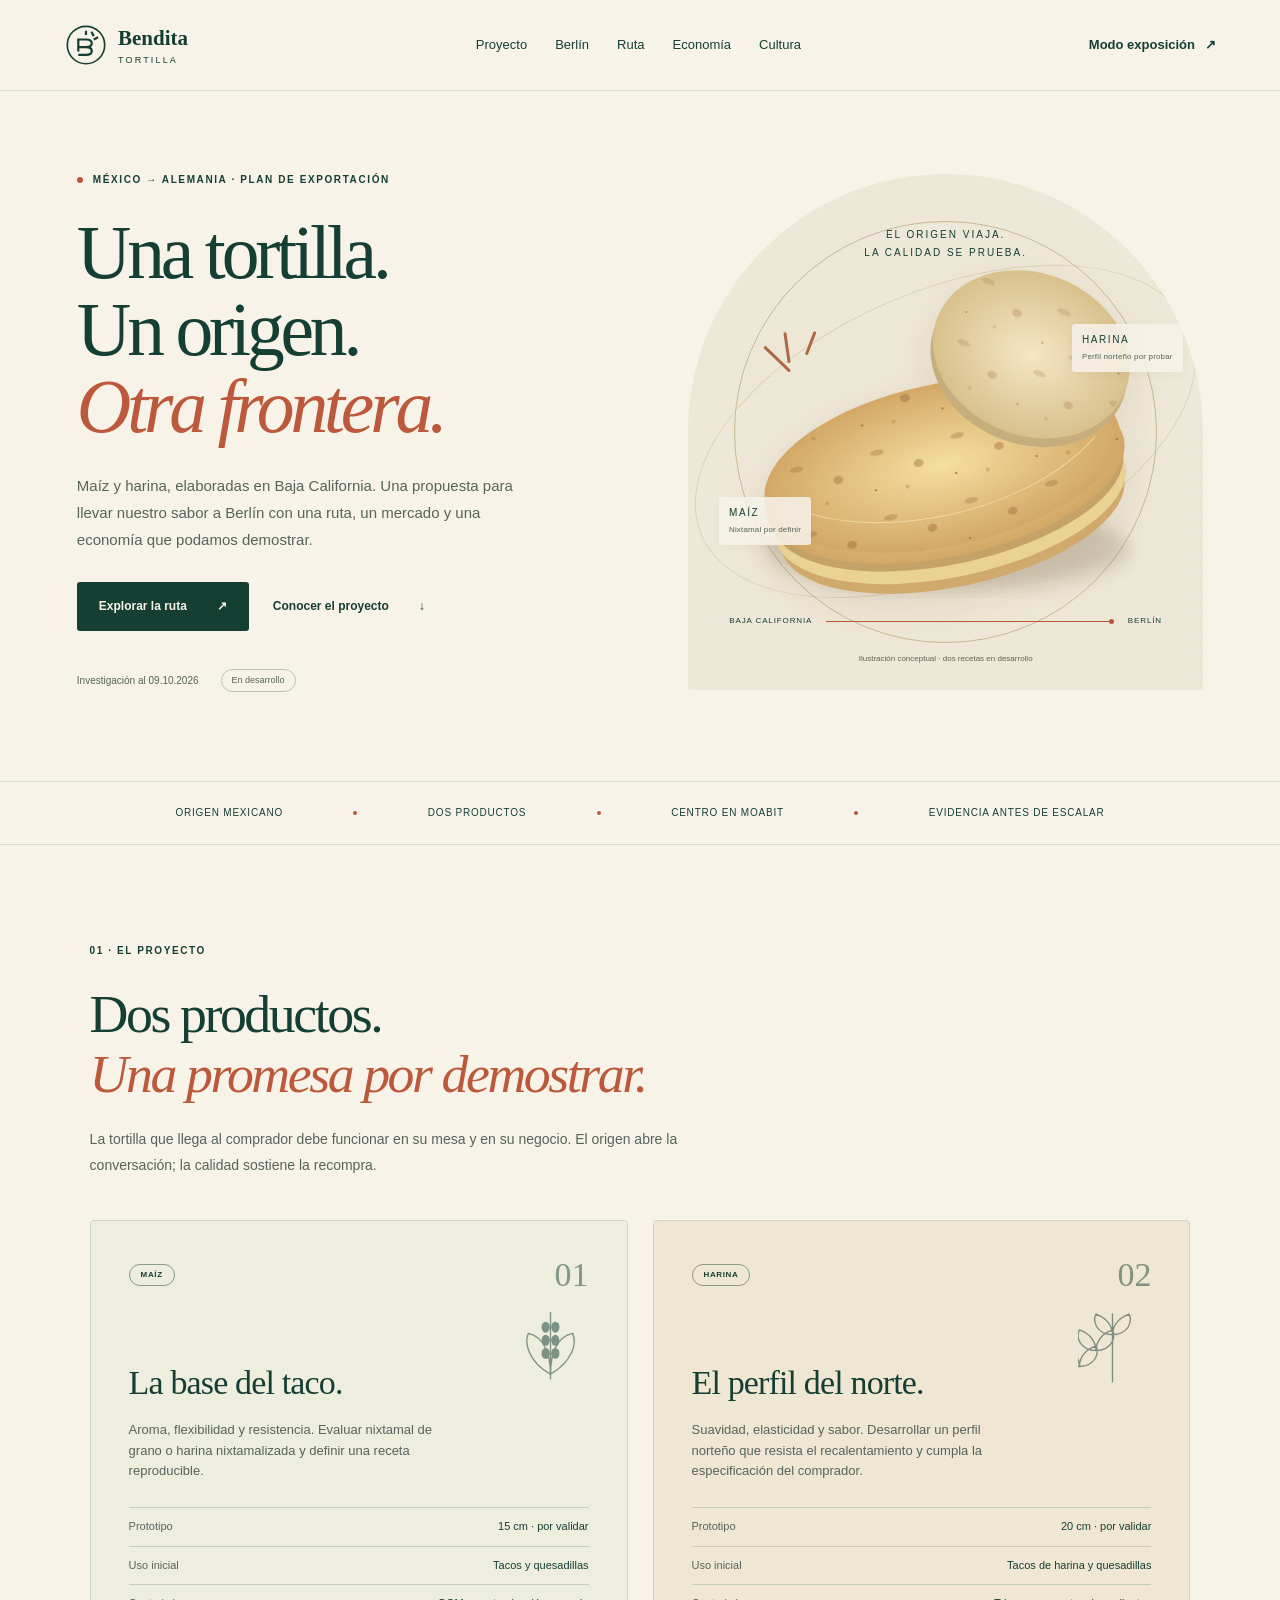
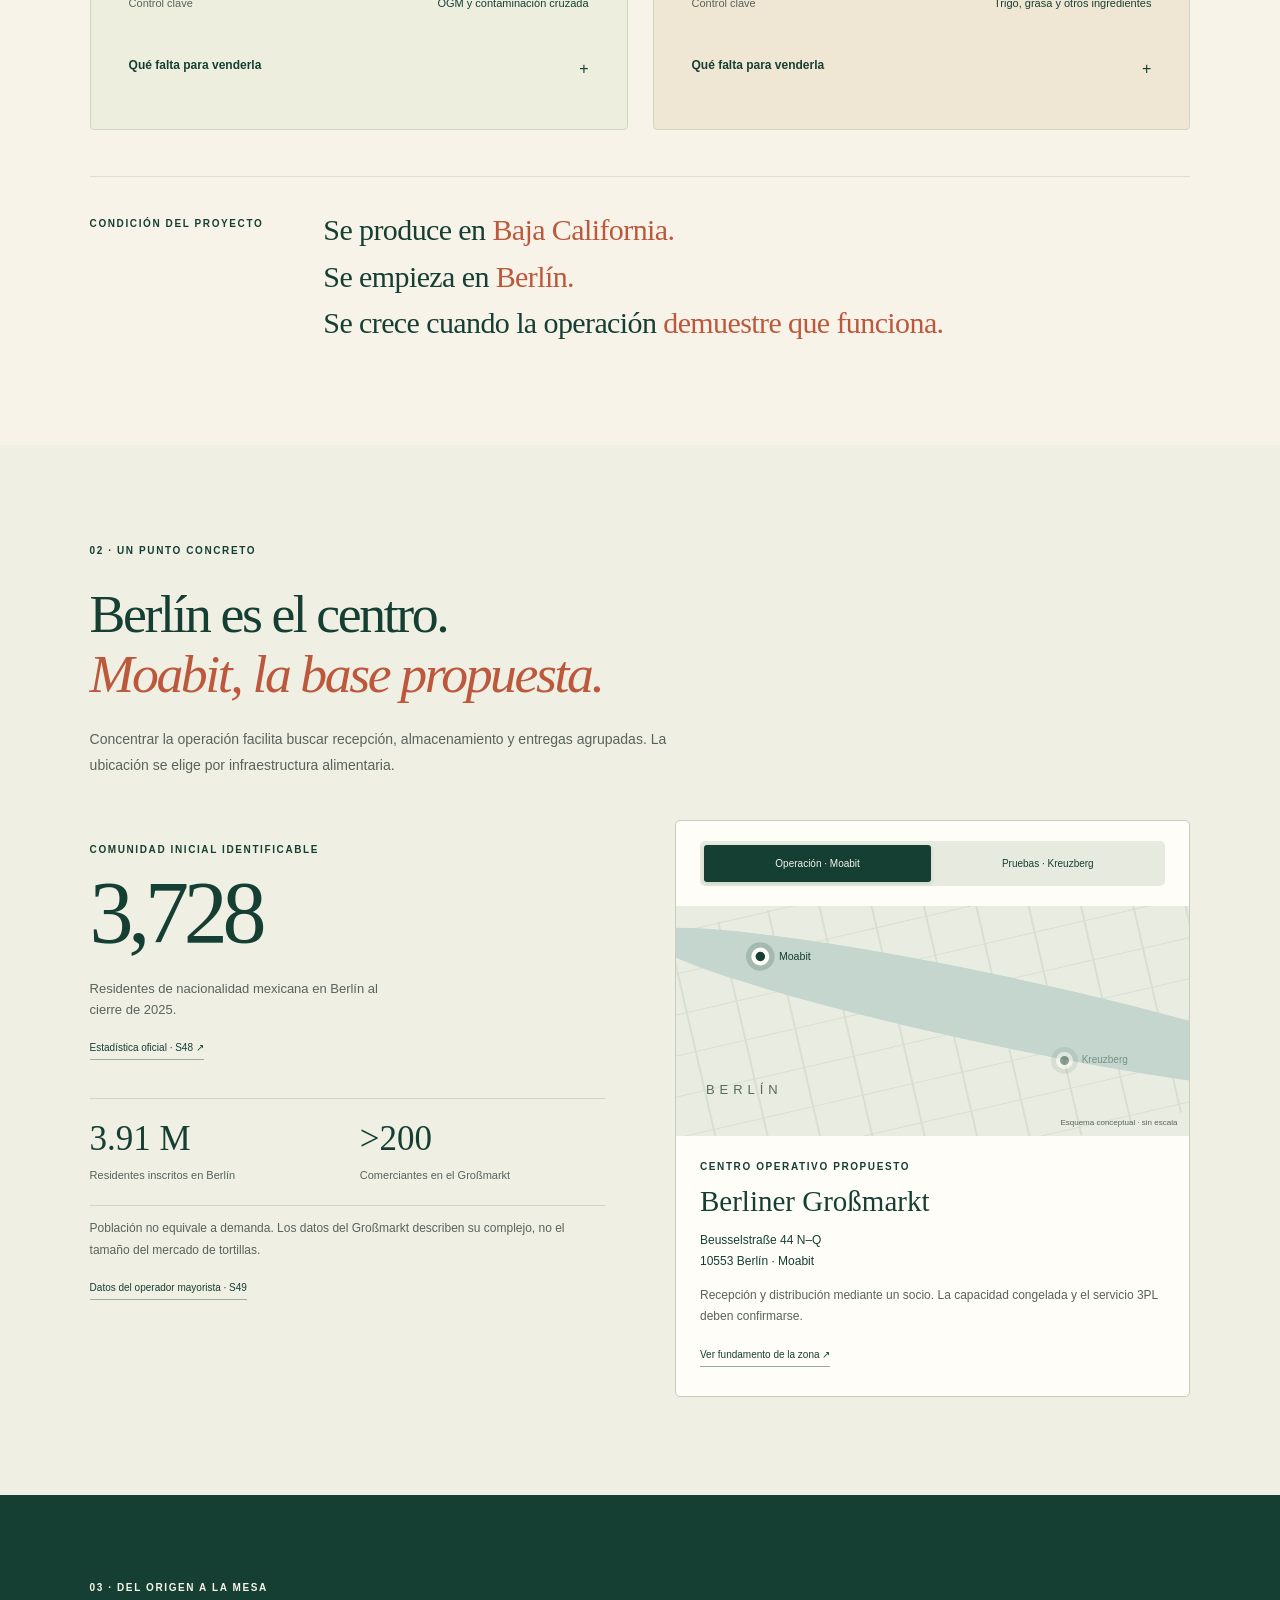
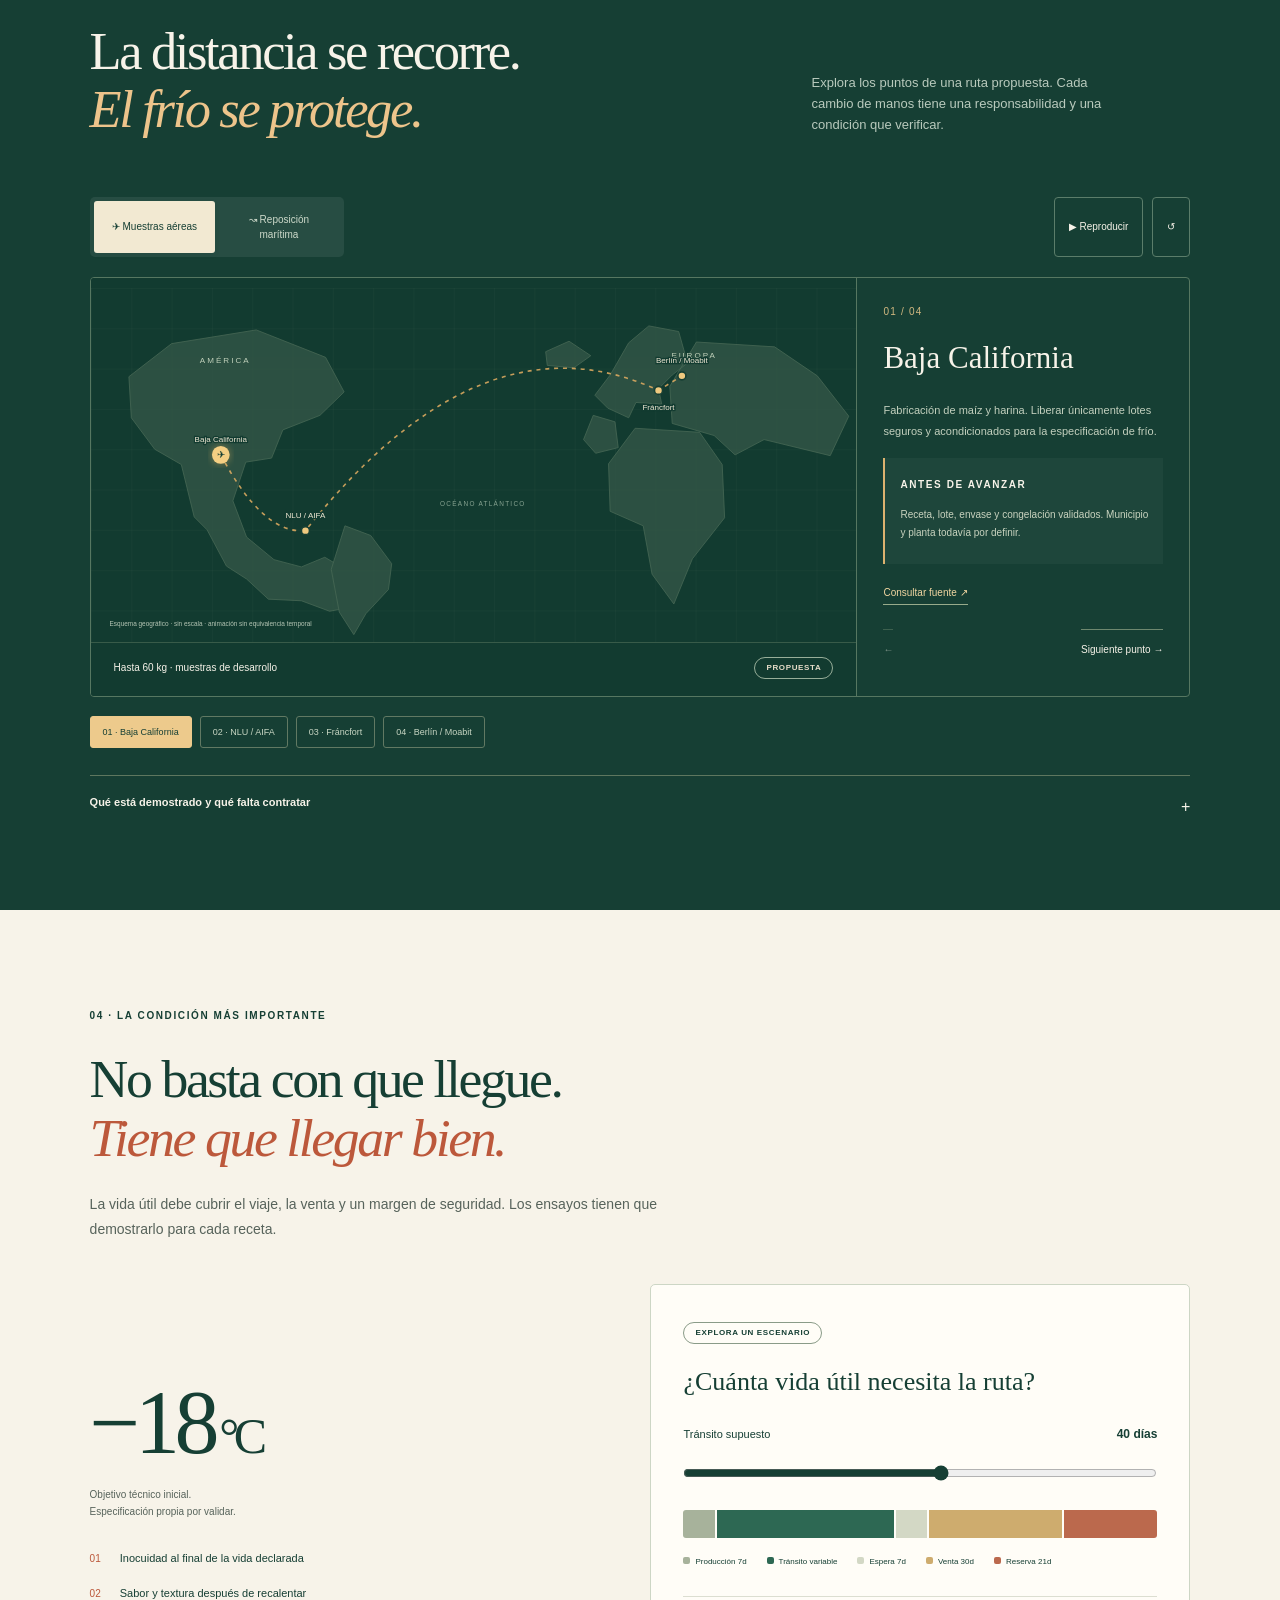
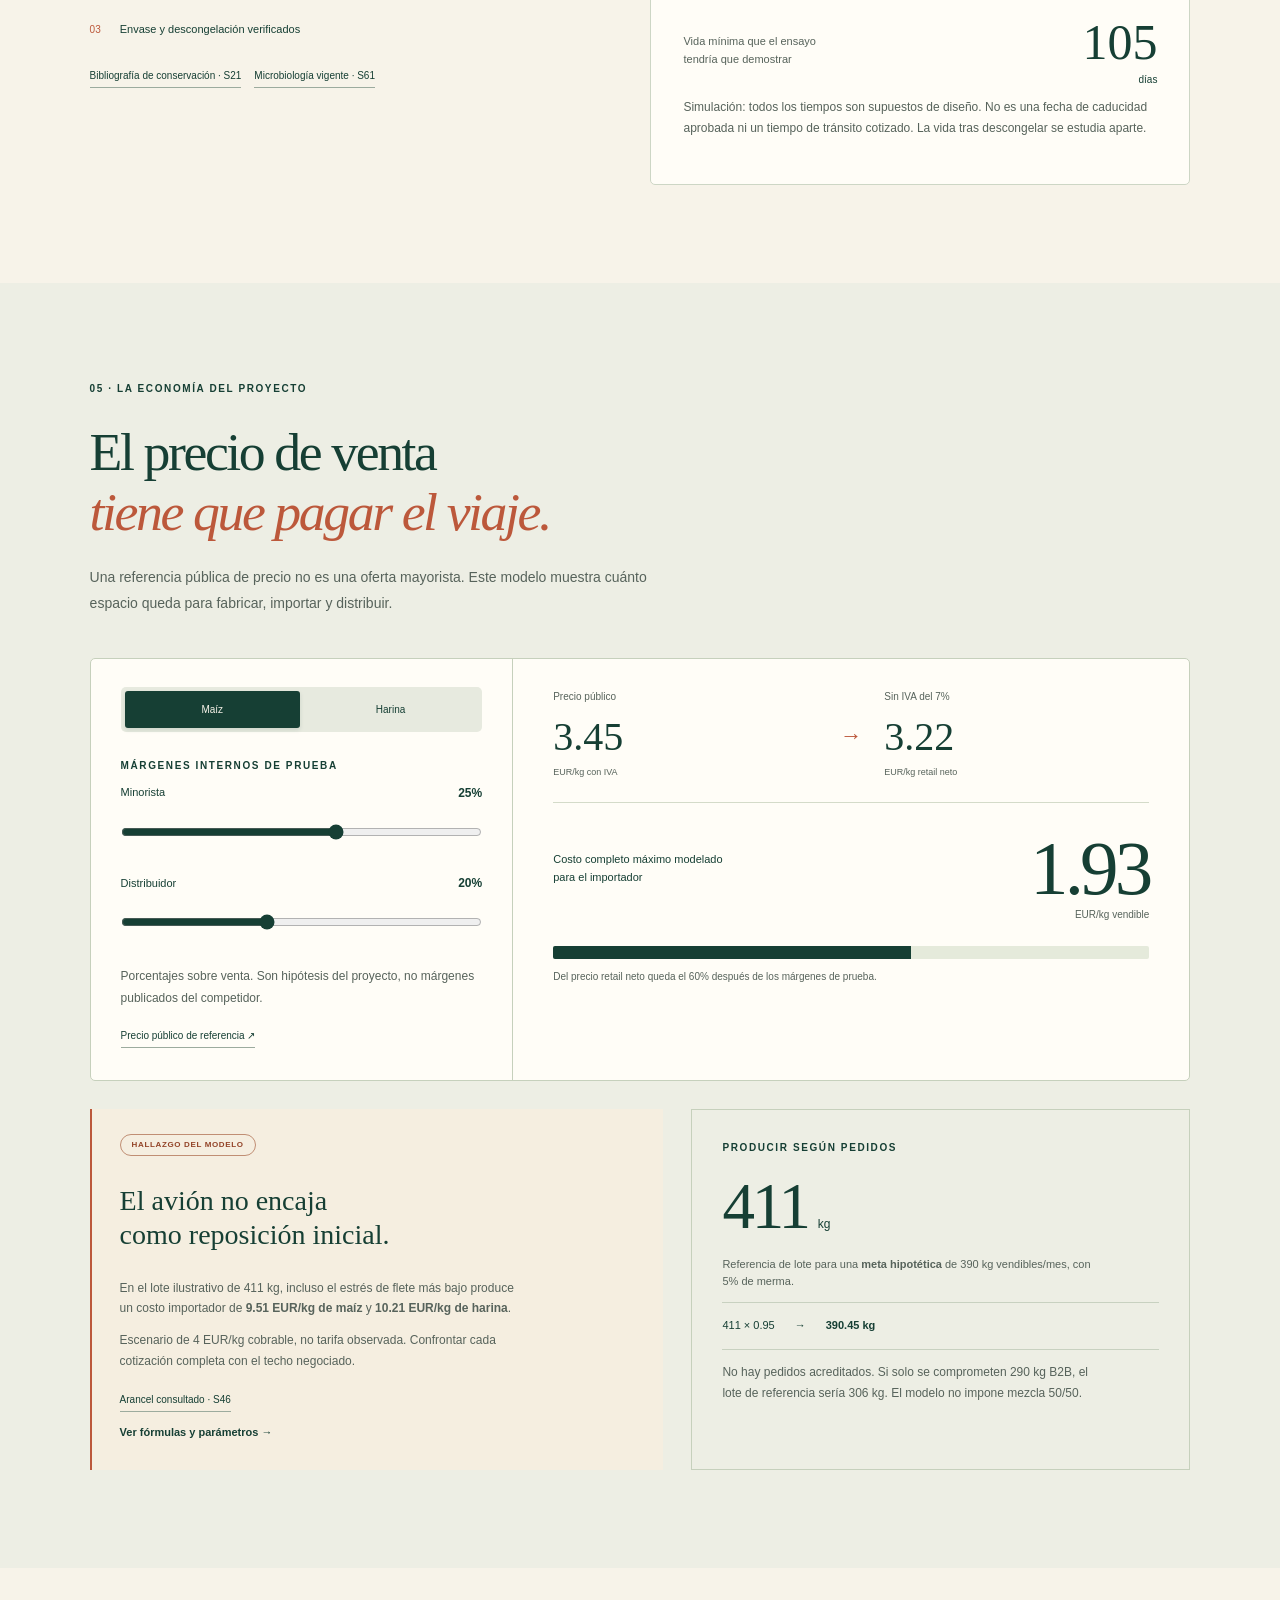
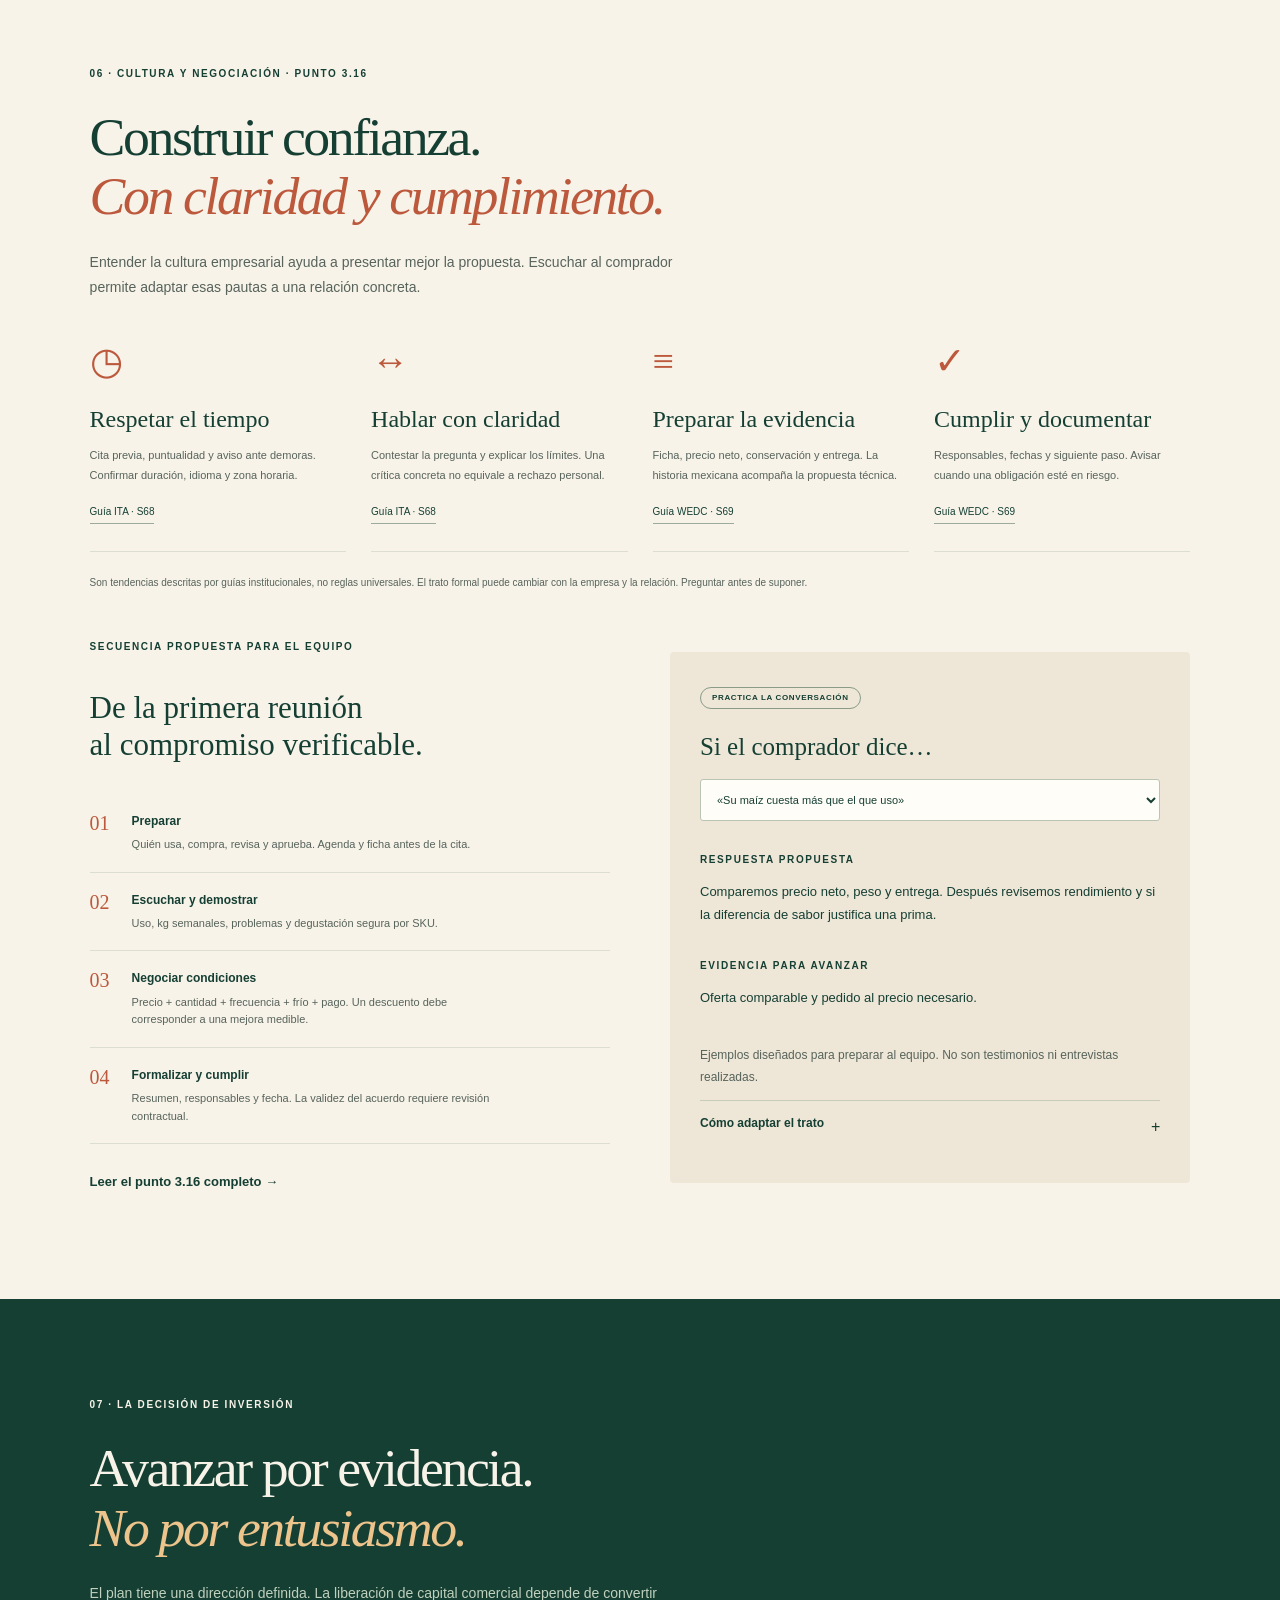
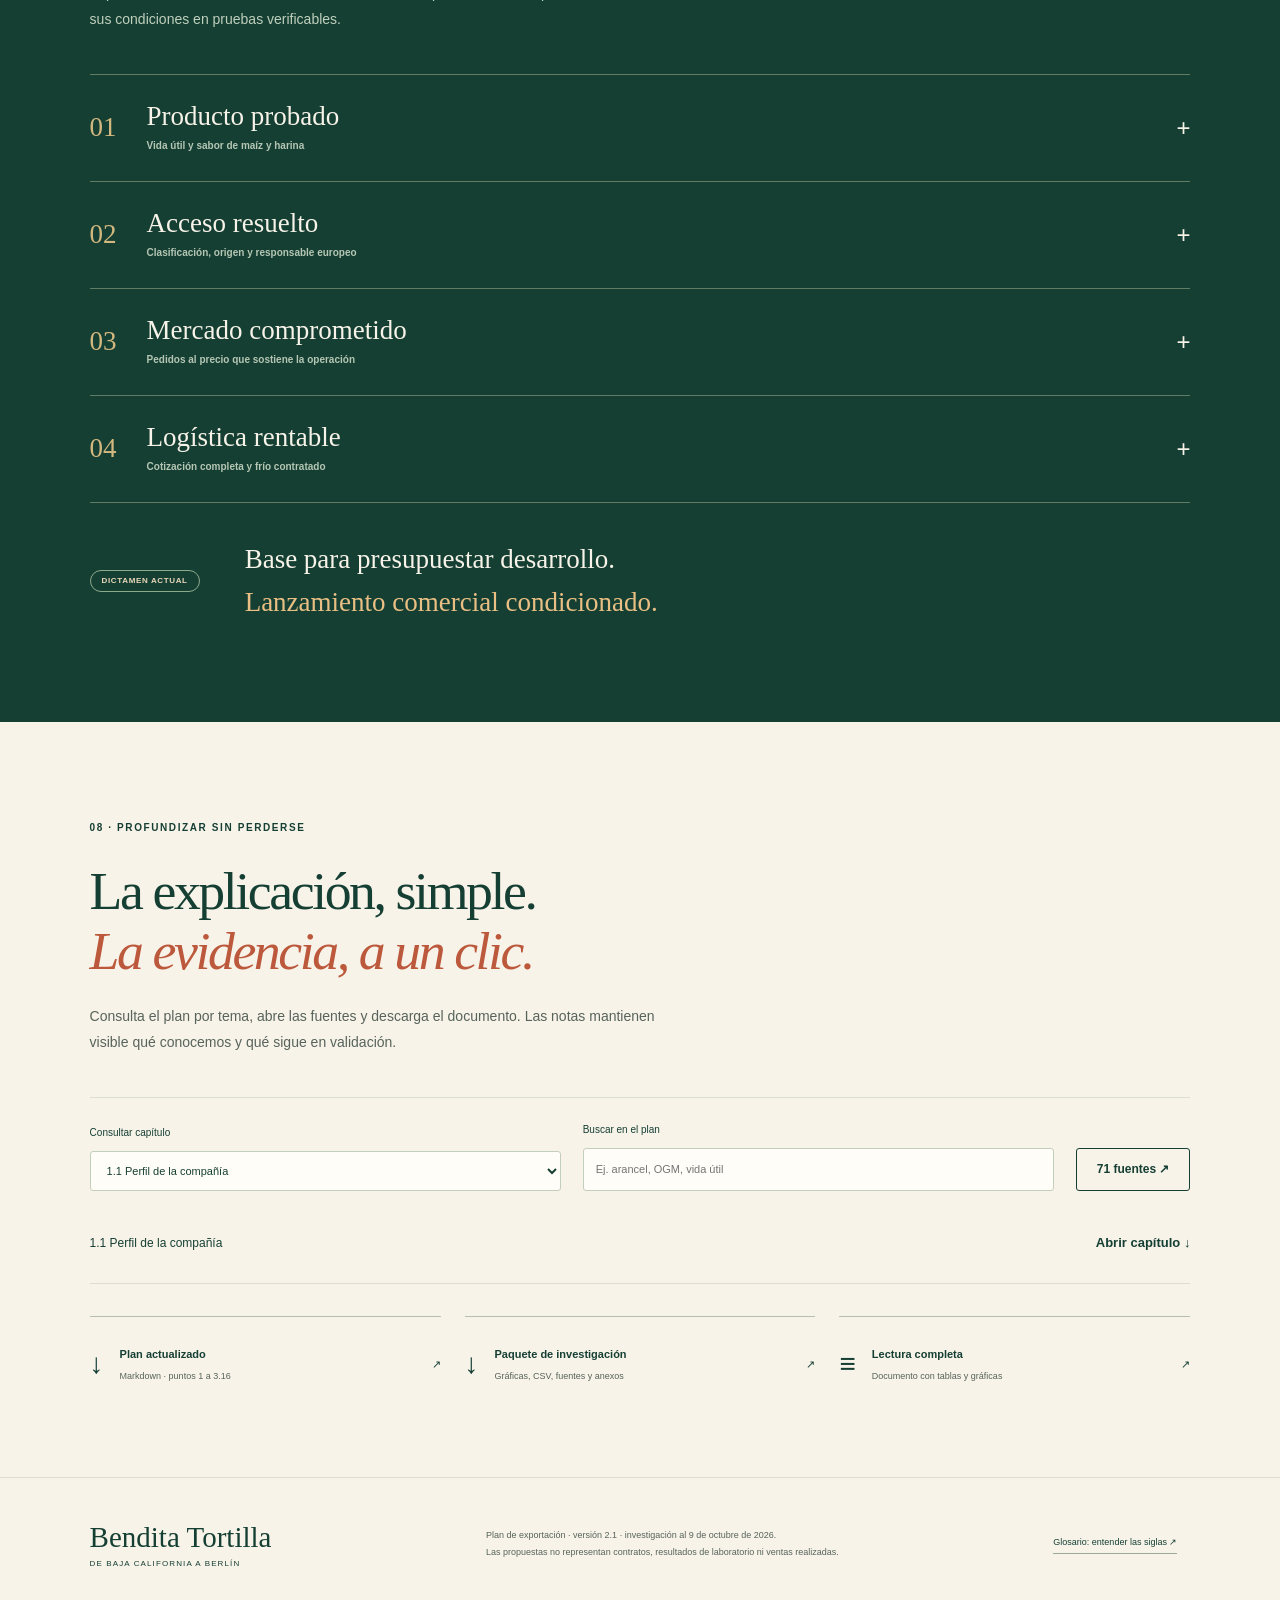
<file: index.html>
<!doctype html>
<html lang="es">
<head>
  <meta charset="utf-8"><meta name="viewport" content="width=device-width, initial-scale=1">
  <meta name="theme-color" content="#163f34"><meta name="description" content="Bendita Tortilla: una propuesta de exportación de Baja California a Berlín. Explora mercado, ruta logística, calidad, economía y cultura de negociación.">
  <title>Bendita Tortilla · De Baja California a Berlín</title>
  <link rel="icon" href="marca.svg" type="image/svg+xml"><link rel="stylesheet" href="styles.css">
  <script defer src="data.js"></script><script defer src="app.js"></script>
</head>
<body>
<a class="skip" href="#contenido">Ir al contenido</a>
<header class="header"><a class="brand" href="#inicio" aria-label="Bendita Tortilla, inicio"><svg viewBox="0 0 40 40" aria-hidden="true"><circle cx="20" cy="20" r="17" fill="none" stroke="currentColor" stroke-width="1.5"/><path d="M13 26V15h7c7 0 7 7 0 7h-7m7 0c7 0 7 7 0 7h-7M25 8l2 4m-7-5v4m11 2-4 2" fill="none" stroke="currentColor" stroke-width="2"/></svg><span>Bendita<span>TORTILLA</span></span></a>
 <nav class="desktop-nav" aria-label="Navegación principal"><a href="#proyecto">Proyecto</a><a href="#berlin">Berlín</a><a href="#ruta">Ruta</a><a href="#economia">Economía</a><a href="#cultura">Cultura</a></nav>
 <div class="header-actions"><button class="plain-button" id="present-toggle" aria-pressed="false">Modo exposición <span aria-hidden="true">↗</span></button><button id="menu-toggle" class="menu-toggle" aria-expanded="false" aria-controls="mobile-menu">Menú <span aria-hidden="true">☰</span></button></div>
</header>
<nav id="mobile-menu" class="mobile-menu" aria-label="Navegación móvil" hidden><a href="#proyecto">El proyecto</a><a href="#berlin">Por qué Berlín</a><a href="#ruta">Ruta logística</a><a href="#calidad">Calidad y conservación</a><a href="#economia">Modelo económico</a><a href="#cultura">Cultura y negociación</a><a href="#inversion">Decisión de inversión</a><a href="#biblioteca">Plan y fuentes</a><button class="plain-button" id="mobile-present">Activar modo exposición</button></nav>
<main id="contenido">
<section class="hero chapter" id="inicio" data-note="El proyecto mantiene producción en Baja California, dos productos y Alemania como destino. Esta es una propuesta de inversión: aún hay condiciones por comprobar.">
 <div class="hero-copy"><p class="eyebrow"><span class="live-dot"></span> MÉXICO → ALEMANIA · PLAN DE EXPORTACIÓN</p><h1>Una tortilla.<br>Un origen.<br><em>Otra frontera.</em></h1><p class="hero-description">Maíz y harina, elaboradas en Baja California. Una propuesta para llevar nuestro sabor a Berlín con una ruta, un mercado y una economía que podamos demostrar.</p><div class="hero-buttons"><a class="button primary" href="#ruta">Explorar la ruta <span aria-hidden="true">↗</span></a><a class="button text-button" href="#proyecto">Conocer el proyecto <span aria-hidden="true">↓</span></a></div><div class="hero-footnote"><span>Investigación al 09.10.2026</span><span class="status">En desarrollo</span></div></div>
 <div class="hero-art" aria-label="Ilustración de tortillas y conexión entre Baja California y Berlín"><div class="orbit orbit-one"></div><div class="orbit orbit-two"></div><div class="art-top">EL ORIGEN VIAJA.<br>LA CALIDAD SE PRUEBA.</div><svg class="tortilla-art" viewBox="0 0 500 440" role="img" aria-label="Ilustración conceptual de tortillas, sin representar un producto fabricado"><defs><radialGradient id="dough"><stop stop-color="#f5dfa1"/><stop offset="1" stop-color="#d3a866"/></radialGradient><radialGradient id="flour"><stop stop-color="#f5e6c5"/><stop offset="1" stop-color="#d9c18d"/></radialGradient><filter id="shadow"><feGaussianBlur stdDeviation="9"/></filter><pattern id="flecks" width="83" height="67" patternUnits="userSpaceOnUse"><ellipse cx="19" cy="13" rx="7" ry="3" fill="#976335" opacity=".32"/><ellipse cx="58" cy="32" rx="5" ry="4" fill="#9b6434" opacity=".4"/><circle cx="42" cy="53" r="2" fill="#b47b37" opacity=".42"/><circle cx="10" cy="50" r="1" fill="#9b6434"/></pattern></defs><ellipse cx="252" cy="325" rx="184" ry="42" fill="#655238" opacity=".22" filter="url(#shadow)"/><g transform="rotate(-12 250 240)"><ellipse cx="247" cy="290" rx="177" ry="74" fill="#d0aa6c"/><ellipse cx="247" cy="278" rx="181" ry="76" fill="#ead294"/><ellipse cx="247" cy="265" rx="181" ry="76" fill="#c5a368"/><ellipse cx="247" cy="252" rx="185" ry="81" fill="url(#dough)"/><ellipse cx="247" cy="240" rx="183" ry="82" fill="url(#dough)"/><ellipse cx="247" cy="240" rx="183" ry="82" fill="url(#flecks)"/><path d="M83 244c61 55 228 69 321 0" fill="none" stroke="#f9e8b4" opacity=".65"/></g><g transform="rotate(22 345 133)"><ellipse cx="337" cy="141" rx="102" ry="82" fill="#c5ae7c"/><ellipse cx="336" cy="132" rx="102" ry="82" fill="url(#flour)"/><ellipse cx="336" cy="132" rx="100" ry="80" fill="url(#flecks)" opacity=".62"/></g><path d="M92 145l-24-23m24 14-4-28m22 20 8-21" stroke="#ae6944" stroke-width="3" fill="none" stroke-linecap="round"/></svg><span class="art-label corn-label">MAÍZ<br><small>Nixtamal por definir</small></span><span class="art-label flour-label">HARINA<br><small>Perfil norteño por probar</small></span><div class="art-bottom"><span>BAJA CALIFORNIA</span><span class="art-line"></span><span>BERLÍN</span></div><p class="art-caption">Ilustración conceptual · dos recetas en desarrollo</p></div>
</section>
<div class="intro-strip"><span>Origen mexicano</span><i></i><span>Dos productos</span><i></i><span>Centro en Moabit</span><i></i><span>Evidencia antes de escalar</span></div>

<section class="section chapter" id="proyecto" data-note="Distinguir identidad de desempeño. El origen mexicano es una propuesta de valor, pero sabor, textura y precio se tienen que validar por separado para maíz y harina."><div class="section-heading reveal"><p class="eyebrow">01 · EL PROYECTO</p><h2>Dos productos.<br><em>Una promesa por demostrar.</em></h2><p>La tortilla que llega al comprador debe funcionar en su mesa y en su negocio. El origen abre la conversación; la calidad sostiene la recompra.</p></div>
 <div class="product-grid"><article class="product-card corn-card reveal"><div class="product-top"><span class="pill">MAÍZ</span><span class="product-no">01</span></div><svg class="grain-icon" viewBox="0 0 100 120" aria-hidden="true"><path d="M50 108V10m0 90C17 82 12 53 18 41c22 5 32 29 32 59m0 0c31-18 39-44 32-59-23 5-32 30-32 59" fill="none" stroke="currentColor" stroke-width="2"/><g fill="currentColor"><ellipse cx="43" cy="32" rx="6" ry="8"/><ellipse cx="57" cy="32" rx="6" ry="8"/><ellipse cx="43" cy="51" rx="6" ry="8"/><ellipse cx="57" cy="51" rx="6" ry="8"/><ellipse cx="43" cy="70" rx="6" ry="8"/><ellipse cx="57" cy="70" rx="6" ry="8"/></g></svg><h3>La base del taco.</h3><p>Aroma, flexibilidad y resistencia. Evaluar nixtamal de grano o harina nixtamalizada y definir una receta reproducible.</p><dl><div><dt>Prototipo</dt><dd>15 cm · por validar</dd></div><div><dt>Uso inicial</dt><dd>Tacos y quesadillas</dd></div><div><dt>Control clave</dt><dd>OGM y contaminación cruzada</dd></div></dl><details><summary>Qué falta para venderla</summary><p>Receta final, análisis por lote, conservación y sabor después del transporte. «Sin gluten» solo con control y evidencia: contener maíz no basta.</p><button class="source-link" data-source="S26">Regla de gluten · S26</button><button class="source-link" data-source="S57">OGM · S57</button></details></article>
 <article class="product-card flour-card reveal"><div class="product-top"><span class="pill">HARINA</span><span class="product-no">02</span></div><svg class="grain-icon" viewBox="0 0 100 120" aria-hidden="true"><path d="M50 112V12m0 31c-24-1-29-20-24-30 15 5 24 17 24 30m0 0c24-1 29-20 24-30-15 5-24 17-24 30m-24 23c-24-1-29-20-24-30 15 5 24 17 24 30m0 0c24-1 29-20 24-30-15 5-24 17-24 30m-24 23c-24-1-29-20-24-30 15 5 24 17 24 30m0 0c24-1 29-20 24-30-15 5-24 17-24 30" fill="none" stroke="currentColor" stroke-width="2"/></svg><h3>El perfil del norte.</h3><p>Suavidad, elasticidad y sabor. Desarrollar un perfil norteño que resista el recalentamiento y cumpla la especificación del comprador.</p><dl><div><dt>Prototipo</dt><dd>20 cm · por validar</dd></div><div><dt>Uso inicial</dt><dd>Tacos de harina y quesadillas</dd></div><div><dt>Control clave</dt><dd>Trigo, grasa y otros ingredientes</dd></div></dl><details><summary>Qué falta para venderla</summary><p>Confirmar receta y grasa. Un ingrediente animal puede cambiar requisitos de entrada. El diámetro para burritos requeriría un formato distinto.</p><button class="source-link" data-source="S30">Ingredientes animales · S30</button></details></article></div>
 <div class="statement reveal"><span class="small-label">CONDICIÓN DEL PROYECTO</span><p>Se produce en <strong>Baja California.</strong><br>Se empieza en <strong>Berlín.</strong><br>Se crece cuando la operación <strong>demuestre que funciona.</strong></p></div>
</section>

<section class="section berlin-section chapter" id="berlin" data-note="3,728 son residentes de nacionalidad mexicana, no hogares ni compradores. Moabit se elige por su función mayorista; Kreuzberg es zona de investigación comercial. No hay cámara de frío contratada."><div class="section-heading reveal"><p class="eyebrow">02 · UN PUNTO CONCRETO</p><h2>Berlín es el centro.<br><em>Moabit, la base propuesta.</em></h2><p>Concentrar la operación facilita buscar recepción, almacenamiento y entregas agrupadas. La ubicación se elige por infraestructura alimentaria.</p></div>
 <div class="berlin-layout"><div class="berlin-stats reveal"><div class="big-stat"><span class="small-label">COMUNIDAD INICIAL IDENTIFICABLE</span><strong>3,728</strong><p>Residentes de nacionalidad mexicana en Berlín al cierre de 2025.</p><button class="source-link" data-source="S48">Estadística oficial · S48 ↗</button></div><div class="two-stats"><div><strong>3.91 M</strong><span>Residentes inscritos en Berlín</span></div><div><strong>&gt;200</strong><span>Comerciantes en el Großmarkt</span></div></div><p class="note">Población no equivale a demanda. Los datos del Großmarkt describen su complejo, no el tamaño del mercado de tortillas.</p><button class="source-link" data-source="S49">Datos del operador mayorista · S49</button></div>
 <div class="location-card reveal"><div class="segmented" role="group" aria-label="Zona de Berlín"><button data-location="moabit" class="active" aria-pressed="true">Operación · Moabit</button><button data-location="kreuzberg" aria-pressed="false">Pruebas · Kreuzberg</button></div><div class="local-scheme" aria-label="Esquema conceptual de dos zonas de Berlín, sin escala"><div class="river"></div><div class="city-grid"></div><span class="city-word">BERLÍN</span><span class="location-pin moabit-pin active"><i></i>Moabit</span><span class="location-pin kreuzberg-pin"><i></i>Kreuzberg</span><span class="scheme-label">Esquema conceptual · sin escala</span></div><div id="location-info" aria-live="polite"><p class="small-label">CENTRO OPERATIVO PROPUESTO</p><h3>Berliner Großmarkt</h3><p>Beusselstraße 44 N–Q<br>10553 Berlín · Moabit</p><p class="note">Recepción y distribución mediante un socio. La capacidad congelada y el servicio 3PL deben confirmarse.</p></div><button class="source-link" id="location-source" data-source="S49">Ver fundamento de la zona ↗</button></div></div>
</section>

<section class="section route-section chapter" id="ruta" data-note="Las rutas están propuestas, no reservadas. Aire sirve para muestras. AL4 acredita conexión marítima, no consolidación congelada para 411 kg, servicio sin escalas o tiempo exacto. La animación no representa duración."><div class="route-heading reveal"><div><p class="eyebrow">03 · DEL ORIGEN A LA MESA</p><h2>La distancia se recorre.<br><em>El frío se protege.</em></h2></div><p>Explora los puntos de una ruta propuesta. Cada cambio de manos tiene una responsabilidad y una condición que verificar.</p></div>
 <div class="route-controls"><div class="segmented light" role="group" aria-label="Seleccionar operación logística"><button data-route="air" class="active" aria-pressed="true">✈ Muestras aéreas</button><button data-route="sea" aria-pressed="false">↝ Reposición marítima</button></div><div class="animation-controls"><button id="route-play" aria-pressed="false">▶ Reproducir</button><button id="route-reset" aria-label="Reiniciar recorrido">↺</button></div></div>
 <div class="route-layout"><div class="map-panel"><svg id="route-map" viewBox="0 0 950 440" role="img" aria-labelledby="map-title map-desc"><title id="map-title">Ruta logística propuesta de Baja California a Berlín</title><desc id="map-desc">Esquema geográfico sin escala. El recorrido aéreo pasa por NLU y Fráncfort. La ruta marítima muestra escalas de la rotación AL4 antes de distribución a Berlín.</desc><defs><pattern id="mapgrid" width="50" height="50" patternUnits="userSpaceOnUse"><path d="M50 0H0V50" fill="none" stroke="#f1e9d7" stroke-opacity=".06"/></pattern><filter id="dotglow"><feGaussianBlur stdDeviation="4"/></filter></defs><rect width="950" height="440" fill="url(#mapgrid)"/><g class="continents"><path d="M47 110l53-41 105-17 86 34 23 43-30 29-46 18-14 35-32 5-16 48 17 45 34 28 34 9 29-12 34 20 9 40-37 7-35-13-41-2-27-25-25-16-24-45-16-16-16-65-33-19-29-39z"/><path d="M315 295l32 12 26 35-4 32-28 30-15 26-18-28-10-53z"/><path d="M564 79l29-13 27 18-21 15-33-3zM644 108l23-40 25-21 37 7 11 39-19 15-17 17 4 19-32-2-9 19-26-12-16-16zM623 158l27 8 4 32-28 7-15-17zM642 218l33-44 80 5 28 40 3 66-40 51-23 56-27-37-11-60-41-18zM751 67l97 6 53 36 39 50-23 49-82-20-36 19-26-24-52-15-3-46z"/></g><text x="135" y="93" class="continent-label">AMÉRICA</text><text x="720" y="87" class="continent-label">EUROPA</text><text x="433" y="271" class="ocean-label">OCÉANO ATLÁNTICO</text><path id="route-path" d="M161 207Q204 271 266 301Q492 30 704 127L733 109"/><g id="route-nodes"></g><circle id="route-glow" r="13" fill="#e5b45b" opacity=".28" filter="url(#dotglow)"/><g id="route-cargo"><circle r="11" fill="#f4cf83"/><text y="4" text-anchor="middle" font-size="13" fill="#163f34">✈</text></g><text x="23" y="419" class="map-disclaimer">Esquema geográfico · sin escala · animación sin equivalencia temporal</text></svg><div class="map-meta"><span id="route-type-label">Hasta 60 kg · muestras de desarrollo</span><span class="pill conditional">Propuesta</span></div></div>
 <div class="stage-panel" aria-live="polite"><span class="stage-number" id="stage-number">01 / 04</span><h3 id="stage-title">Baja California</h3><p id="stage-body">Fabricación de maíz y harina. Liberar únicamente lotes seguros y acondicionados para la especificación de frío.</p><div class="stage-note"><span class="small-label">ANTES DE AVANZAR</span><p id="stage-condition">Receta, lote, envase y congelación validados. Municipio y planta todavía por definir.</p></div><button id="stage-source" class="source-link" data-source="S27">Consultar fuente ↗</button><div class="stage-actions"><button id="route-prev" aria-label="Punto anterior">←</button><button id="route-next">Siguiente punto →</button></div></div></div>
 <div id="route-steps" class="route-steps" role="group" aria-label="Puntos del recorrido"></div>
 <details class="route-detail"><summary>Qué está demostrado y qué falta contratar</summary><p>La rotación AL4 publicada por Hapag-Lloyd conecta Veracruz y Altamira con Miami, Southampton, Rotterdam, Antwerp, Bremerhaven y Wilhelmshaven. La carga congelada compartida para el lote del proyecto no está acreditada. Para avión, la infraestructura de estación no garantiza una reserva ni el frío puerta a puerta.</p><p>FRO publica −20 a −10 °C: ese rango no garantiza mantener siempre −18 °C. Exigir una solución compatible con la especificación propia antes de contratar.</p><button class="source-link" data-source="S54">Rotación marítima · S54</button><button class="source-link" data-source="S55">Temperatura aérea · S55</button></details>
</section>

<section class="section chapter" id="calidad" data-note="105 días es una exigencia calculada bajo tiempos supuestos, no la vida útil demostrada de la tortilla. La seguridad, el sabor y la vida después de descongelar deben estudiarse por SKU."><div class="section-heading reveal"><p class="eyebrow">04 · LA CONDICIÓN MÁS IMPORTANTE</p><h2>No basta con que llegue.<br><em>Tiene que llegar bien.</em></h2><p>La vida útil debe cubrir el viaje, la venta y un margen de seguridad. Los ensayos tienen que demostrarlo para cada receta.</p></div>
 <div class="quality-layout"><div class="quality-copy reveal"><div class="temperature-mark">−18<span>°C</span><small>Objetivo técnico inicial.<br>Especificación propia por validar.</small></div><div class="quality-checks"><p><span>01</span> Inocuidad al final de la vida declarada</p><p><span>02</span> Sabor y textura después de recalentar</p><p><span>03</span> Envase y descongelación verificados</p></div><button class="source-link" data-source="S21">Bibliografía de conservación · S21</button><button class="source-link" data-source="S61">Microbiología vigente · S61</button></div>
 <div class="calculator-card reveal"><span class="pill">EXPLORA UN ESCENARIO</span><h3>¿Cuánta vida útil necesita la ruta?</h3><label class="range-label" for="transit-slider"><span>Tránsito supuesto</span><strong><output id="transit-value">40</output> días</strong></label><input id="transit-slider" type="range" min="10" max="65" step="1" value="40"><div class="timeline-bar" aria-label="Componentes del tiempo requerido"><span style="flex:7" data-tip="Producción y liberación:7d" class="tl-production"></span><span id="tl-transit" style="flex:40" data-tip="Tránsito supuesto" class="tl-transit"></span><span style="flex:7" data-tip="Espera:7d" class="tl-wait"></span><span style="flex:30" data-tip="Venta:30d" class="tl-sale"></span><span style="flex:21" data-tip="Reserva:21d" class="tl-buffer"></span></div><div class="timeline-legend"><span><i class="tl-production"></i>Producción 7d</span><span><i class="tl-transit"></i>Tránsito variable</span><span><i class="tl-wait"></i>Espera 7d</span><span><i class="tl-sale"></i>Venta 30d</span><span><i class="tl-buffer"></i>Reserva 21d</span></div><div class="result-row"><span>Vida mínima que el ensayo<br>tendría que demostrar</span><strong><output id="life-result">105</output><small>días</small></strong></div><p class="note">Simulación: todos los tiempos son supuestos de diseño. No es una fecha de caducidad aprobada ni un tiempo de tránsito cotizado. La vida tras descongelar se estudia aparte.</p></div></div>
</section>

<section class="section economy-section chapter" id="economia" data-note="Comparar niveles equivalentes: retail sin IVA → márgenes supuestos → techo del importador. No confundir ese techo con una oferta mayorista. La reposición aérea de estrés no cabe en los precios comparados."><div class="section-heading reveal"><p class="eyebrow">05 · LA ECONOMÍA DEL PROYECTO</p><h2>El precio de venta<br><em>tiene que pagar el viaje.</em></h2><p>Una referencia pública de precio no es una oferta mayorista. Este modelo muestra cuánto espacio queda para fabricar, importar y distribuir.</p></div>
 <div class="economy-card reveal"><div class="econ-inputs"><div class="segmented" role="group" aria-label="Producto del cálculo"><button data-sku="corn" class="active" aria-pressed="true">Maíz</button><button data-sku="wheat" aria-pressed="false">Harina</button></div><p class="small-label">MÁRGENES INTERNOS DE PRUEBA</p><label class="range-label" for="retail-margin"><span>Minorista</span><strong><output id="retail-margin-value">25</output>%</strong></label><input type="range" id="retail-margin" min="10" max="35" value="25"><label class="range-label" for="dist-margin"><span>Distribuidor</span><strong><output id="dist-margin-value">20</output>%</strong></label><input type="range" id="dist-margin" min="10" max="35" value="20"><p class="note">Porcentajes sobre venta. Son hipótesis del proyecto, no márgenes publicados del competidor.</p><button class="source-link" id="price-source" data-source="S22">Precio público de referencia ↗</button></div>
 <div class="econ-results"><div class="price-flow"><div><span>Precio público</span><strong id="gross-price">3.45</strong><small>EUR/kg con IVA</small></div><span class="flow-arrow">→</span><div><span>Sin IVA del 7%</span><strong id="net-price">3.22</strong><small>EUR/kg retail neto</small></div></div><div class="ceiling-result"><span>Costo completo máximo modelado<br>para el importador</span><strong id="price-ceiling">1.93</strong><small>EUR/kg vendible</small></div><div class="budget-bar"><span id="budget-fill" style="width:60%"></span></div><p id="ceiling-explainer">Del precio retail neto queda el 60% después de los márgenes de prueba.</p></div></div>
 <div class="econ-bottom"><div class="verdict-card reveal"><span class="pill">HALLAZGO DEL MODELO</span><h3>El avión no encaja<br>como reposición inicial.</h3><p>En el lote ilustrativo de 411 kg, incluso el estrés de flete más bajo produce un costo importador de <strong>9.51 EUR/kg de maíz</strong> y <strong>10.21 EUR/kg de harina</strong>.</p><p class="note">Escenario de 4 EUR/kg cobrable, no tarifa observada. Confrontar cada cotización completa con el techo negociado.</p><button class="source-link" data-source="S46">Arancel consultado · S46</button><button class="plain-button" data-chapter="3.10">Ver fórmulas y parámetros →</button></div><div class="inventory-card reveal"><span class="small-label">PRODUCIR SEGÚN PEDIDOS</span><strong>411<span>kg</span></strong><p>Referencia de lote para una <strong>meta hipotética</strong> de 390 kg vendibles/mes, con 5% de merma.</p><div class="inventory-line"><span>411 × 0.95</span><span>→</span><strong>390.45 kg</strong></div><p class="note">No hay pedidos acreditados. Si solo se comprometen 290 kg B2B, el lote de referencia sería 306 kg. El modelo no impone mezcla 50/50.</p></div></div>
</section>

<section class="section culture-section chapter" id="cultura" data-note="Las guías culturales son cualitativas. Puntualidad, claridad y preparación son pautas, no una descripción de todas las personas. La negociación se adapta al comprador, sus funciones y sus condiciones reales."><div class="section-heading reveal"><p class="eyebrow">06 · CULTURA Y NEGOCIACIÓN · PUNTO 3.16</p><h2>Construir confianza.<br><em>Con claridad y cumplimiento.</em></h2><p>Entender la cultura empresarial ayuda a presentar mejor la propuesta. Escuchar al comprador permite adaptar esas pautas a una relación concreta.</p></div>
 <div class="culture-grid"><article class="culture-feature reveal"><span class="culture-symbol" aria-hidden="true">◷</span><h3>Respetar el tiempo</h3><p>Cita previa, puntualidad y aviso ante demoras. Confirmar duración, idioma y zona horaria.</p><button class="source-link" data-source="S68">Guía ITA · S68</button></article><article class="culture-feature reveal"><span class="culture-symbol" aria-hidden="true">↔</span><h3>Hablar con claridad</h3><p>Contestar la pregunta y explicar los límites. Una crítica concreta no equivale a rechazo personal.</p><button class="source-link" data-source="S68">Guía ITA · S68</button></article><article class="culture-feature reveal"><span class="culture-symbol" aria-hidden="true">≡</span><h3>Preparar la evidencia</h3><p>Ficha, precio neto, conservación y entrega. La historia mexicana acompaña la propuesta técnica.</p><button class="source-link" data-source="S69">Guía WEDC · S69</button></article><article class="culture-feature reveal"><span class="culture-symbol" aria-hidden="true">✓</span><h3>Cumplir y documentar</h3><p>Responsables, fechas y siguiente paso. Avisar cuando una obligación esté en riesgo.</p><button class="source-link" data-source="S69">Guía WEDC · S69</button></article></div>
 <p class="culture-caveat">Son tendencias descritas por guías institucionales, no reglas universales. El trato formal puede cambiar con la empresa y la relación. Preguntar antes de suponer.</p>
 <div class="negotiation-layout"><div class="negotiation-roadmap reveal"><span class="small-label">SECUENCIA PROPUESTA PARA EL EQUIPO</span><h3>De la primera reunión<br>al compromiso verificable.</h3><div class="meeting-step"><b>01</b><div><h4>Preparar</h4><p>Quién usa, compra, revisa y aprueba. Agenda y ficha antes de la cita.</p></div></div><div class="meeting-step"><b>02</b><div><h4>Escuchar y demostrar</h4><p>Uso, kg semanales, problemas y degustación segura por SKU.</p></div></div><div class="meeting-step"><b>03</b><div><h4>Negociar condiciones</h4><p>Precio + cantidad + frecuencia + frío + pago. Un descuento debe corresponder a una mejora medible.</p></div></div><div class="meeting-step"><b>04</b><div><h4>Formalizar y cumplir</h4><p>Resumen, responsables y fecha. La validez del acuerdo requiere revisión contractual.</p></div></div><button class="plain-button" data-chapter="3.16">Leer el punto 3.16 completo →</button></div>
 <div class="objection-card reveal"><span class="pill">PRACTICA LA CONVERSACIÓN</span><label for="objection-select">Si el comprador dice…</label><select id="objection-select"><option value="price">«Su maíz cuesta más que el que uso»</option><option value="local">«Ya compro tortillas hechas en Alemania»</option><option value="life">«¿Cuánto dura después de descongelar?»</option><option value="delivery">«Necesito entregas cada semana»</option></select><div class="response-box" aria-live="polite"><span class="small-label">RESPUESTA PROPUESTA</span><p id="objection-response">Comparemos precio neto, peso y entrega. Después revisemos rendimiento y si la diferencia de sabor justifica una prima.</p><span class="small-label">EVIDENCIA PARA AVANZAR</span><p id="objection-evidence">Oferta comparable y pedido al precio necesario.</p></div><p class="note">Ejemplos diseñados para preparar al equipo. No son testimonios ni entrevistas realizadas.</p><details><summary>Cómo adaptar el trato</summary><p>Empezar con trato formal y usar el nombre o título indicado. Confirmar si la reunión será en alemán o inglés. Evitar regalos para influir en la aprobación; distinguir muestras técnicas de obsequios.</p><button class="source-link" data-source="S68">Fuente de protocolo · S68</button></details></div></div>
</section>

<section class="section investment-section chapter" id="inversion" data-note="Presentar qué inversión se habilita con cada evidencia. No afirmar que el proyecto ya es rentable. Seguridad y capacidad logística son condiciones obligatorias antes del lanzamiento comercial."><div class="section-heading reveal"><p class="eyebrow">07 · LA DECISIÓN DE INVERSIÓN</p><h2>Avanzar por evidencia.<br><em>No por entusiasmo.</em></h2><p>El plan tiene una dirección definida. La liberación de capital comercial depende de convertir sus condiciones en pruebas verificables.</p></div><div class="gates"><details class="gate reveal"><summary><span>01</span><div><h3>Producto probado</h3><p>Vida útil y sabor de maíz y harina</p></div><b>+</b></summary><p>Tres lotes por SKU, estudios sanitarios y sensoriales, descongelación y envase validados. La vida útil debe cubrir la ruta y la venta; todavía no está demostrada.</p></details><details class="gate reveal"><summary><span>02</span><div><h3>Acceso resuelto</h3><p>Clasificación, origen y responsable europeo</p></div><b>+</b></summary><p>Confirmar CN, Meursing, derecho aplicable, etiqueta, OGM y exigencias de cada receta. La firma del acuerdo no permite asumir tasa cero.</p><button class="source-link" data-source="S46">Arancel · S46</button><button class="source-link" data-source="S47">Acuerdo · S47</button></details><details class="gate reveal"><summary><span>03</span><div><h3>Mercado comprometido</h3><p>Pedidos al precio que sostiene la operación</p></div><b>+</b></summary><p>Convertir degustación en pedido y recompra. Dimensionar el lote con cantidades aceptadas y condiciones de cobro, no con intención en una encuesta.</p></details><details class="gate reveal"><summary><span>04</span><div><h3>Logística rentable</h3><p>Cotización completa y frío contratado</p></div><b>+</b></summary><p>Servicio puerta a puerta, carga compartida aceptada, temperatura compatible y costo completo por kg vendible dentro del límite negociado. No se acredita contenedor ni almacén contratado.</p></details></div><div class="investment-verdict"><span class="pill">DICTAMEN ACTUAL</span><p>Base para presupuestar desarrollo.<br><strong>Lanzamiento comercial condicionado.</strong></p></div></section>

<section class="section library-section chapter" id="biblioteca" data-note="Toda cifra puede rastrearse al plan. Los precios y estadísticas son observaciones; los márgenes, fletes y metas son hipótesis. Consultar las notas antes de presentar un resultado como venta, cotización o vida útil."><div class="section-heading reveal"><p class="eyebrow">08 · PROFUNDIZAR SIN PERDERSE</p><h2>La explicación, simple.<br><em>La evidencia, a un clic.</em></h2><p>Consulta el plan por tema, abre las fuentes y descarga el documento. Las notas mantienen visible qué conocemos y qué sigue en validación.</p></div><div class="library-toolbar"><label for="chapter-select">Consultar capítulo<select id="chapter-select"></select></label><label for="plan-search">Buscar en el plan<input type="search" id="plan-search" placeholder="Ej. arancel, OGM, vida útil"></label><button class="button secondary" id="all-sources">71 fuentes ↗</button></div><div class="reader-header"><span id="reader-title">1.1 Perfil de la compañía</span><button class="plain-button" id="reader-toggle" aria-expanded="false" aria-controls="plan-reader">Abrir capítulo ↓</button></div><article id="plan-reader" class="plan-reader" hidden></article><p id="search-feedback" class="note" aria-live="polite"></p><div class="download-grid"><a href="descargas/PLAN_Bendita_Tortilla.md" download><span class="download-icon">↓</span><div><strong>Plan actualizado</strong><small>Markdown · puntos 1 a 3.16</small></div><span>↗</span></a><a href="descargas/Bendita_Tortilla_Inversionistas_Completo.zip" download><span class="download-icon">↓</span><div><strong>Paquete de investigación</strong><small>Gráficas, CSV, fuentes y anexos</small></div><span>↗</span></a><a href="documento.html" target="_blank" rel="noopener"><span class="download-icon">≡</span><div><strong>Lectura completa</strong><small>Documento con tablas y gráficas</small></div><span>↗</span></a></div></section>
</main>
<footer><a class="footer-brand" href="#inicio">Bendita Tortilla<span>DE BAJA CALIFORNIA A BERLÍN</span></a><p>Plan de exportación · versión 2.1 · investigación al 9 de octubre de 2026.<br>Las propuestas no representan contratos, resultados de laboratorio ni ventas realizadas.</p><button class="source-link" id="glossary-open">Glosario: entender las siglas ↗</button></footer>
<aside id="presenter-bar" hidden aria-label="Controles de exposición"><button id="present-prev" aria-label="Tema anterior">←</button><div><span id="present-label">Inicio</span><small id="present-count">1 / 9</small></div><button id="present-note-toggle" aria-expanded="false" aria-controls="present-note">Guía para explicar</button><button id="present-next" aria-label="Tema siguiente">→</button><button id="present-exit" aria-label="Salir de modo exposición">×</button><div id="present-note" hidden></div></aside>
<dialog id="source-dialog" aria-labelledby="dialog-title"><div class="dialog-head"><span class="eyebrow">EVIDENCIA Y CONTEXTO</span><button id="dialog-close" aria-label="Cerrar panel">×</button></div><h2 id="dialog-title">Fuente</h2><div id="dialog-content"></div></dialog>
<noscript><div class="noscript-note">Activa JavaScript para las herramientas interactivas. Puedes leer toda la investigación en <a href="documento.html">el documento completo</a>.</div></noscript>
</body>
</html>
</file>
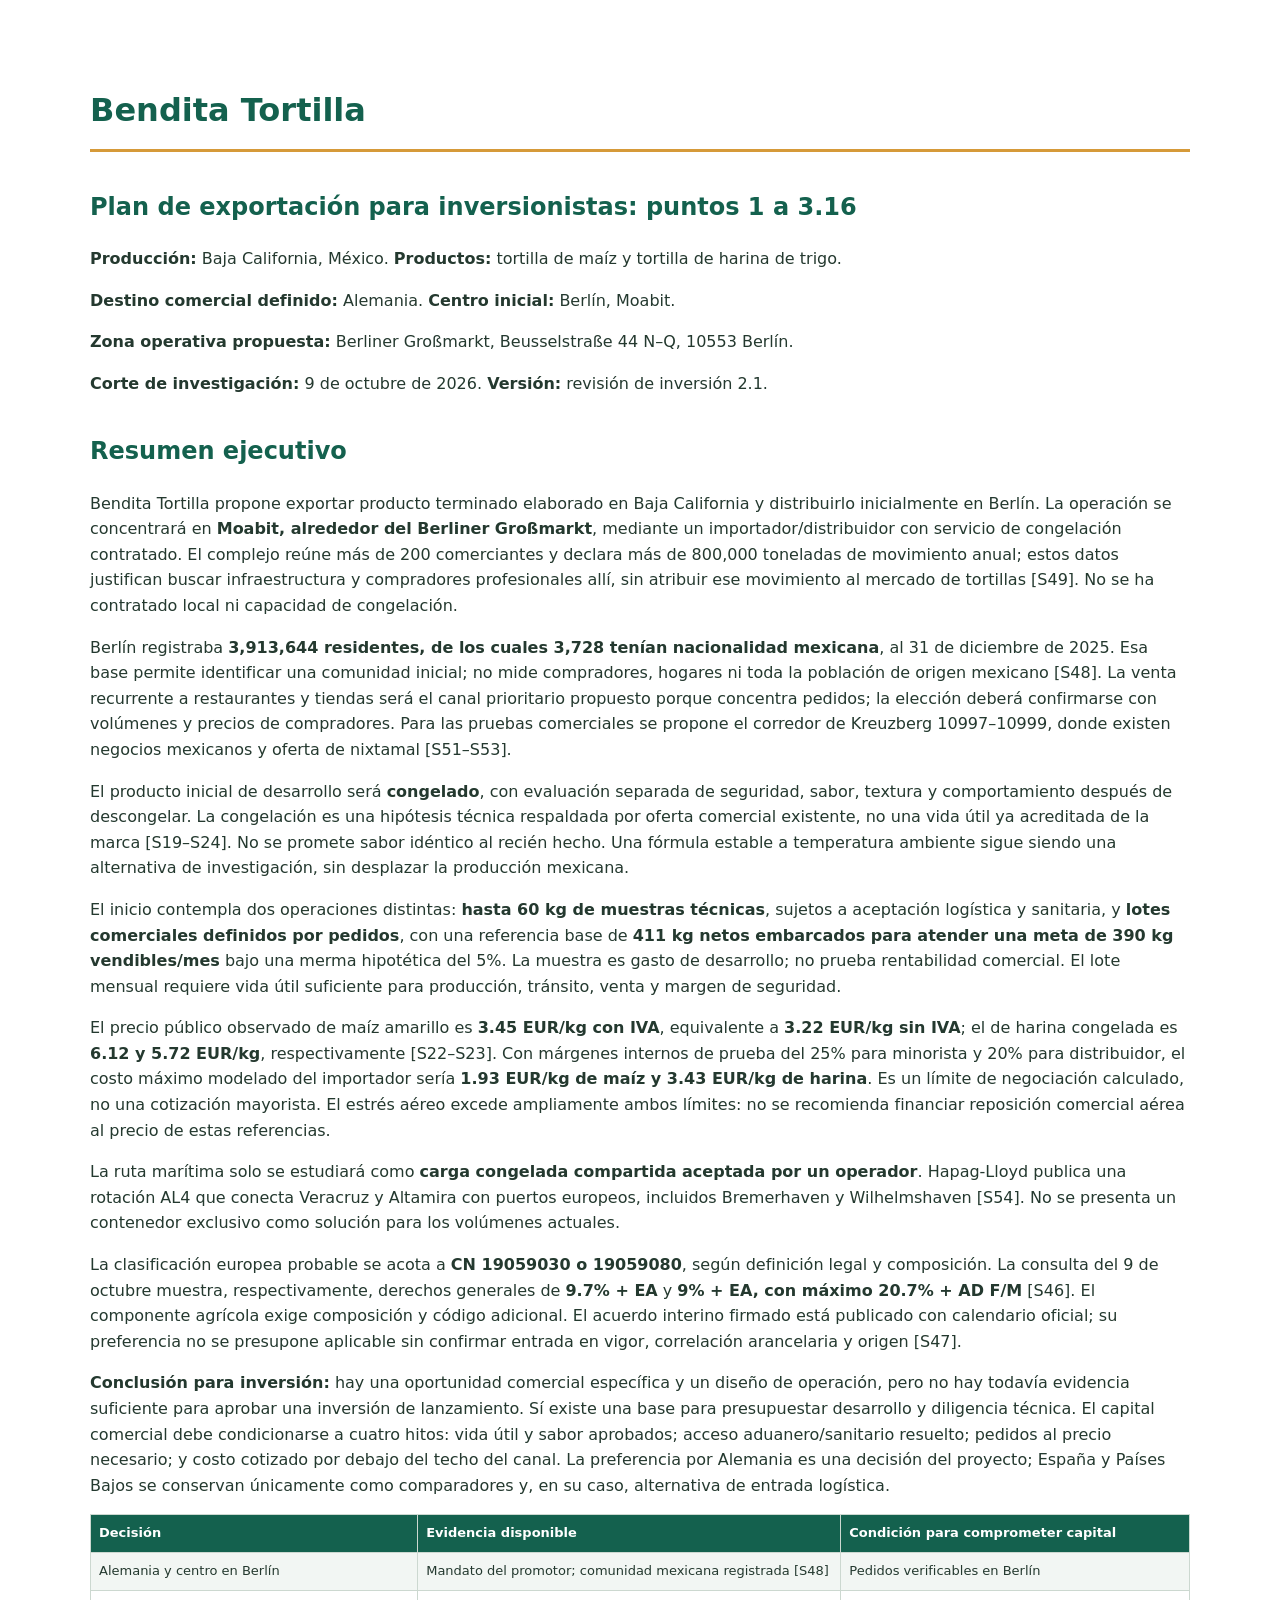
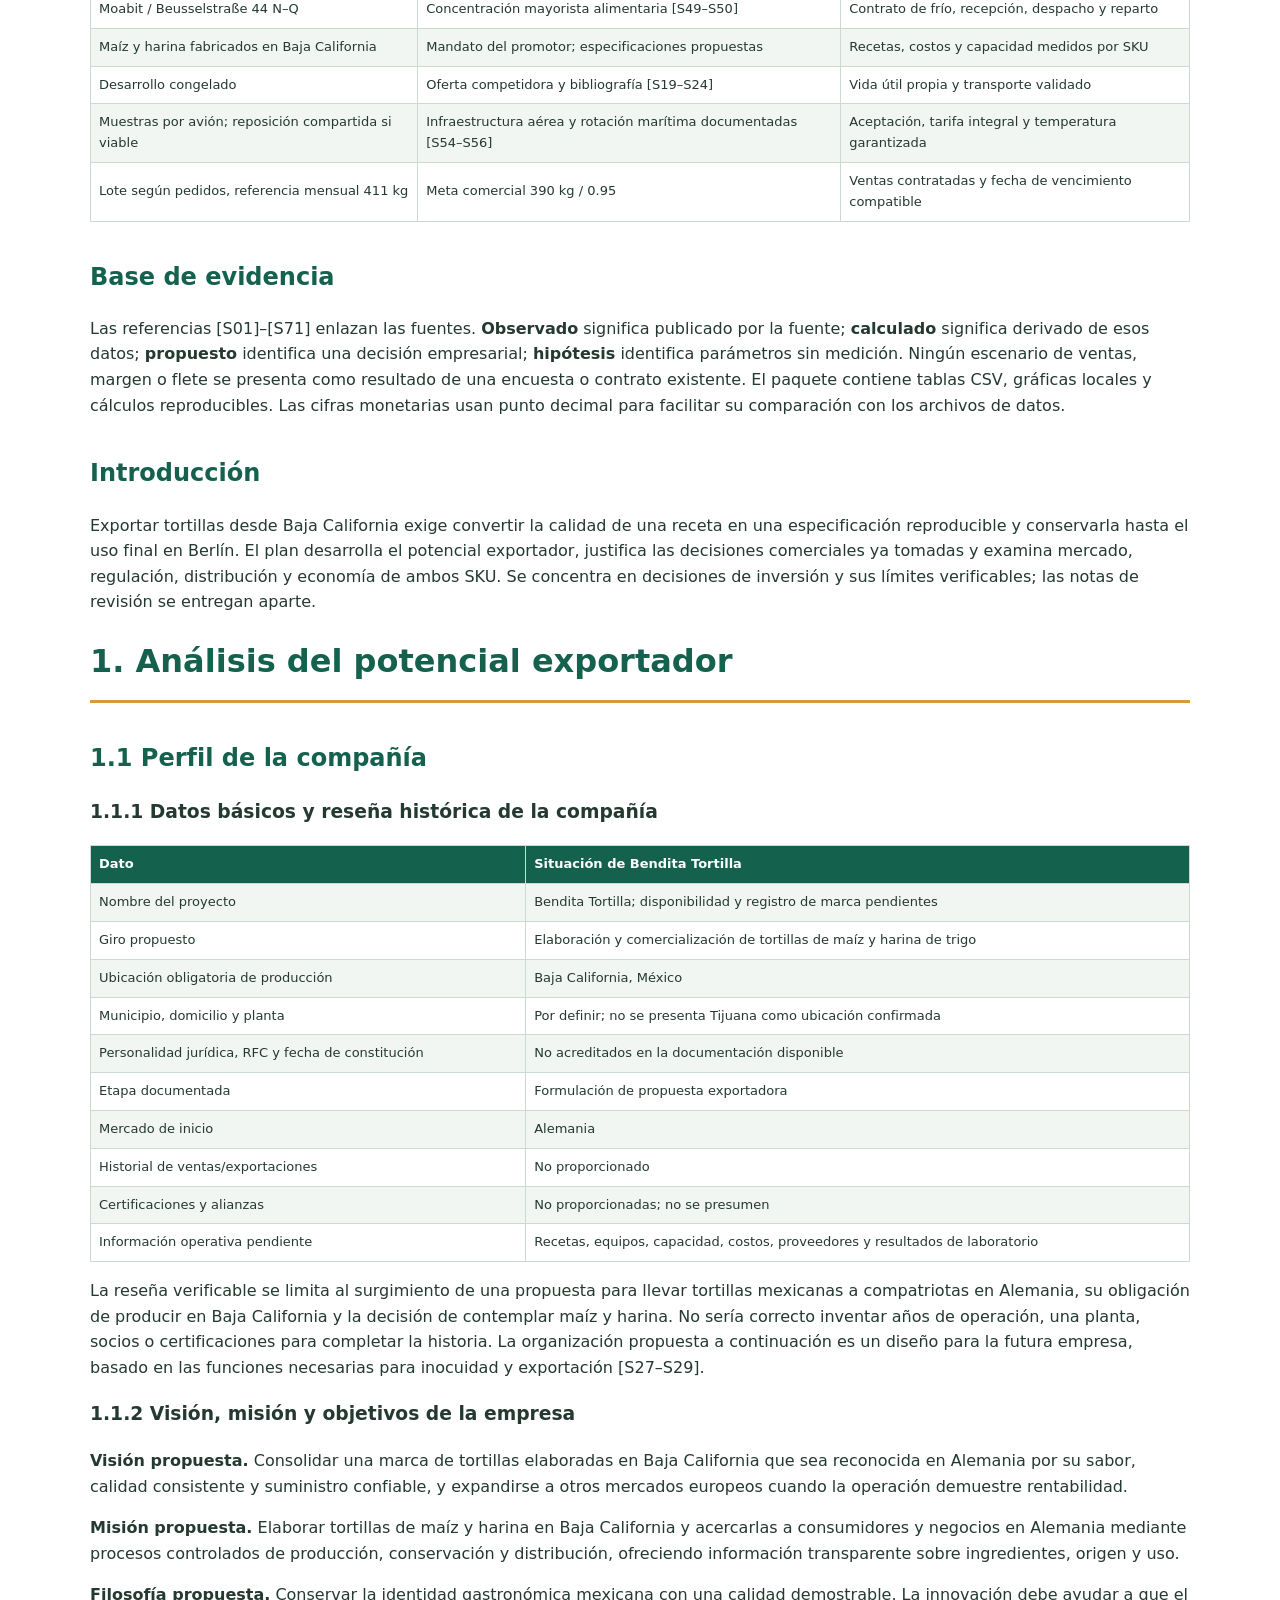
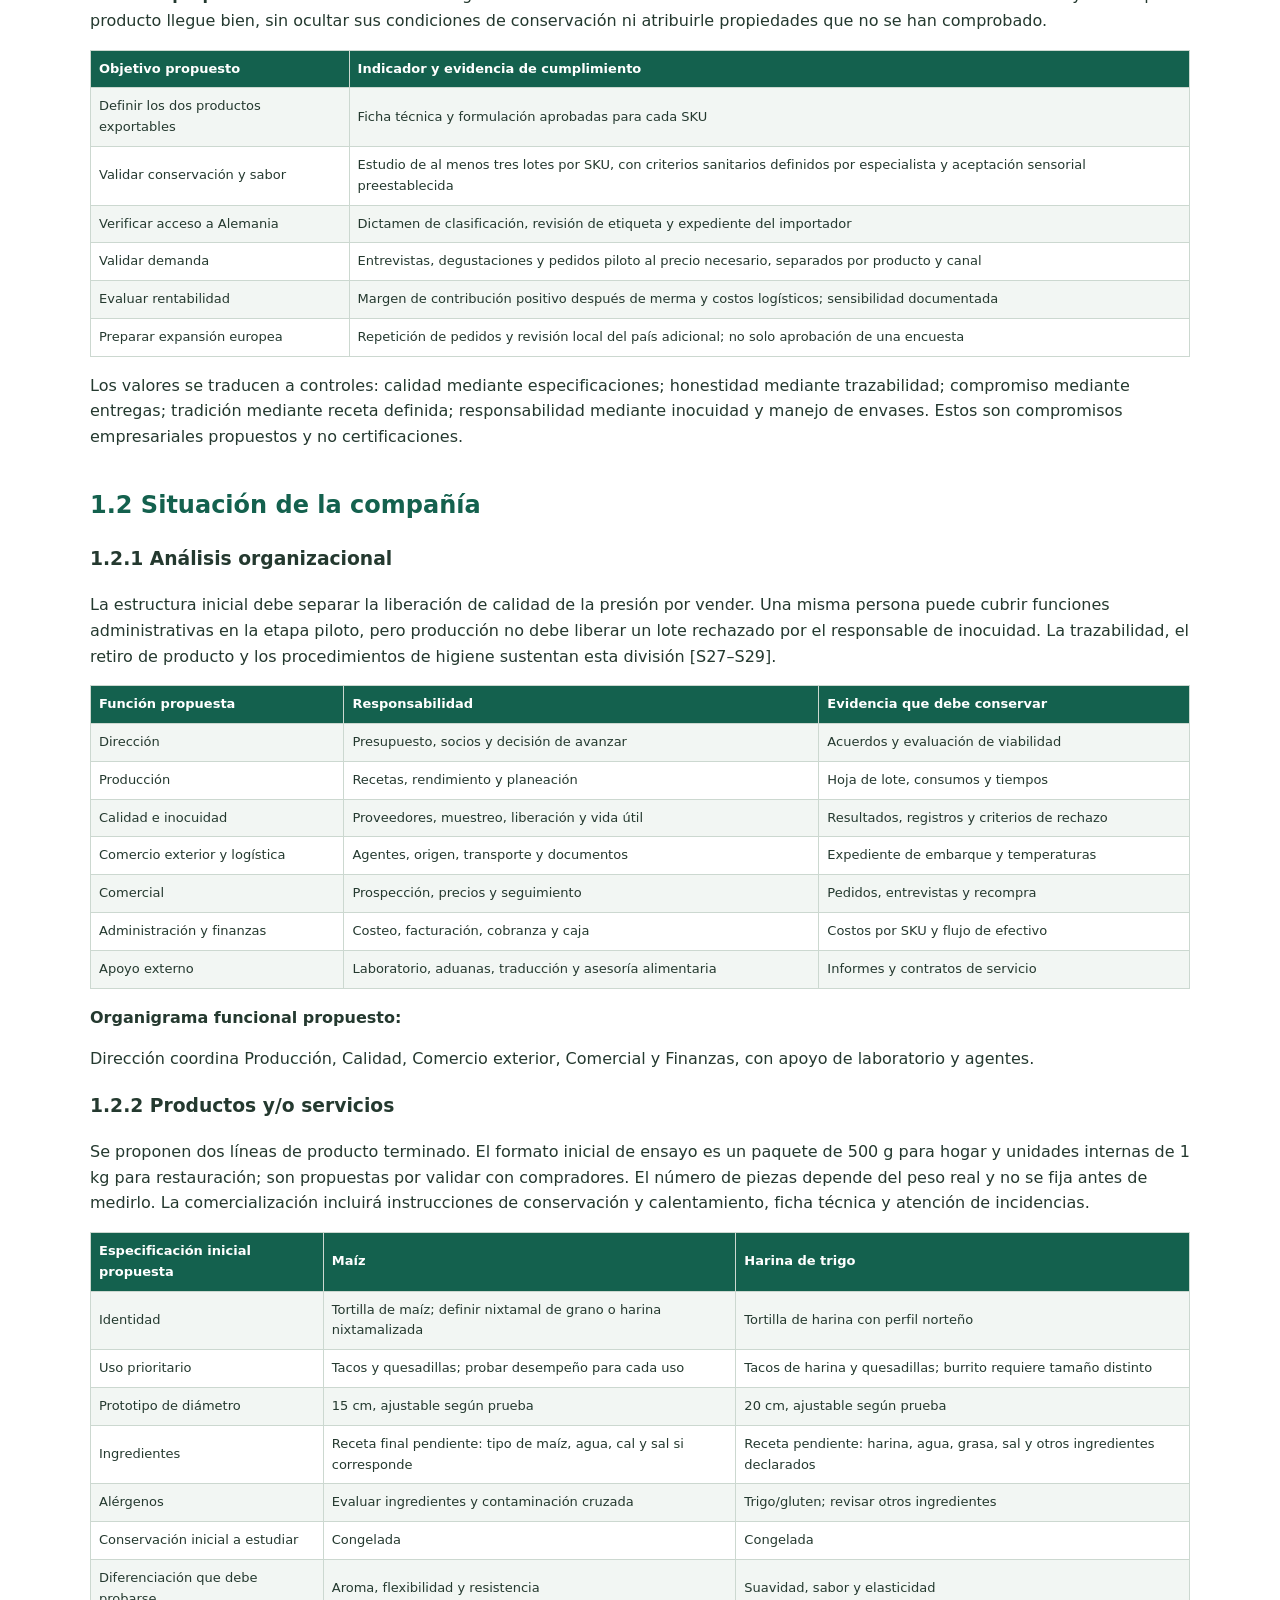
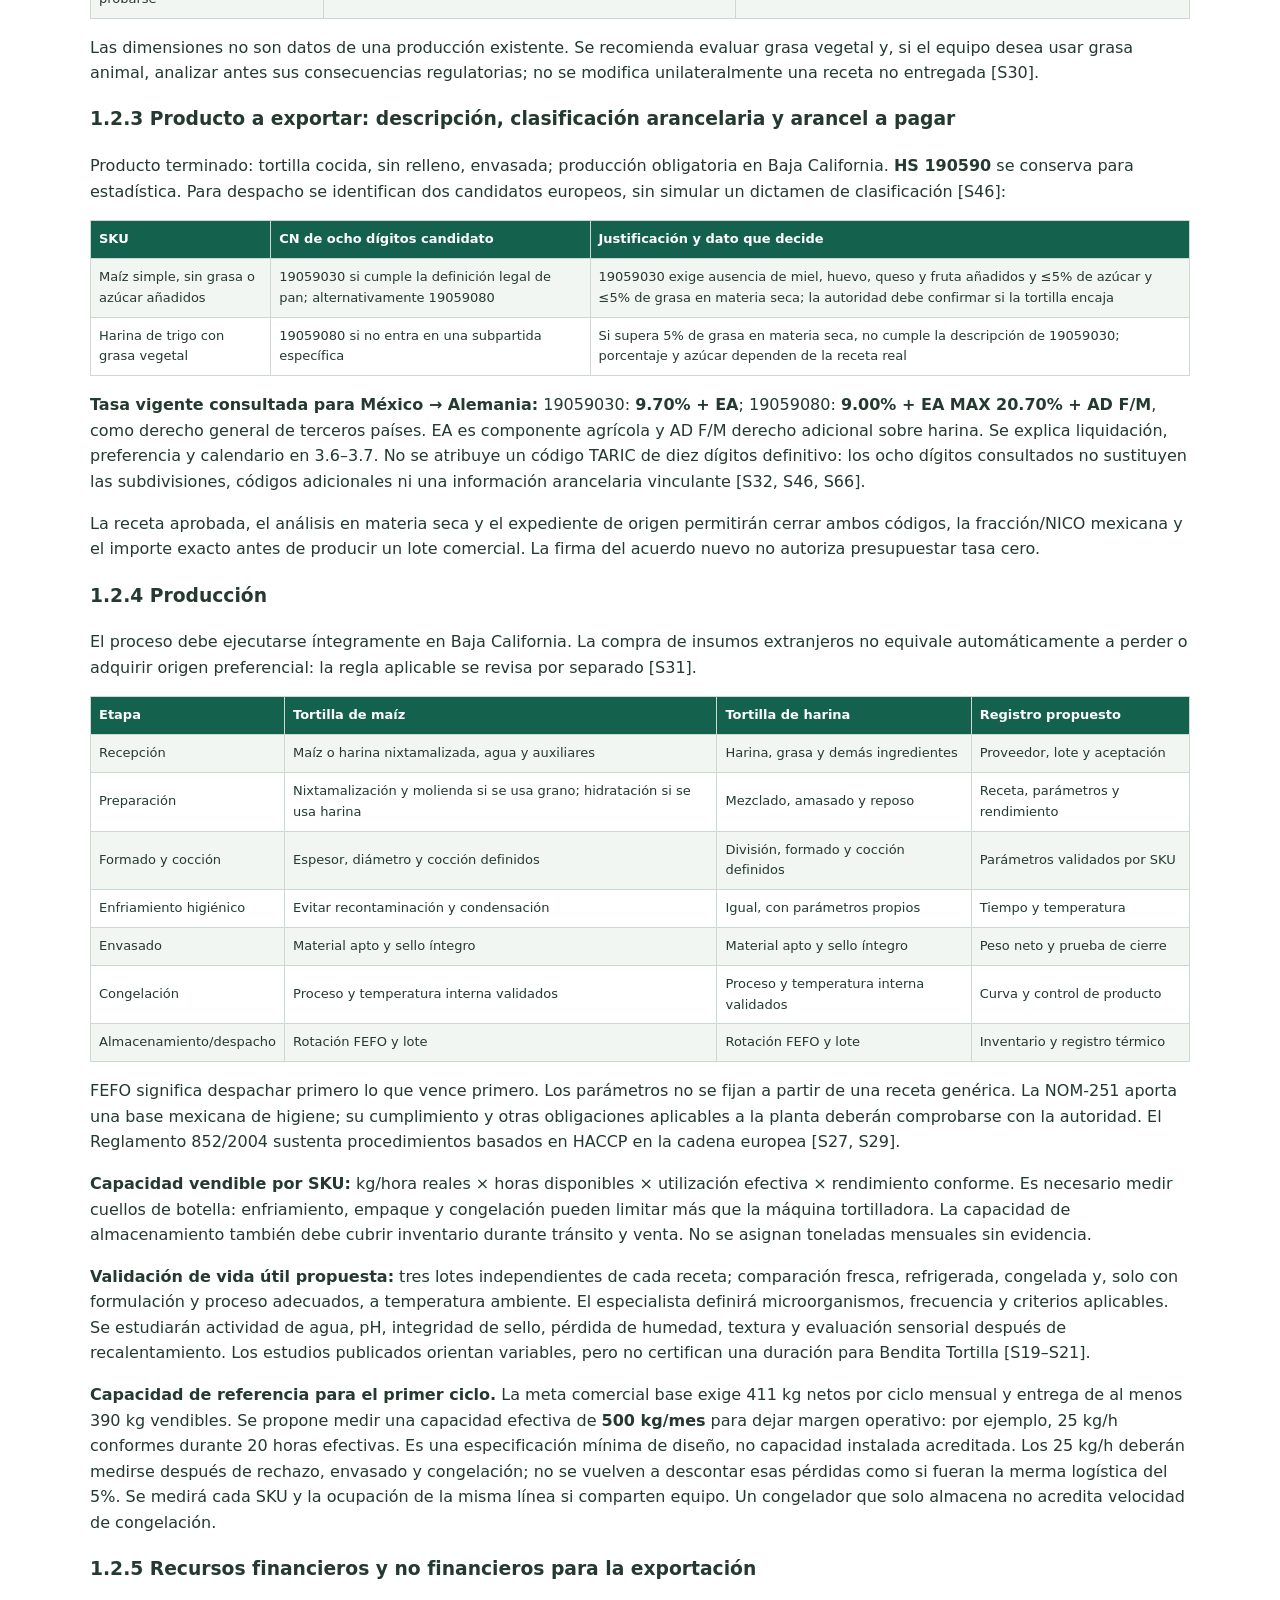
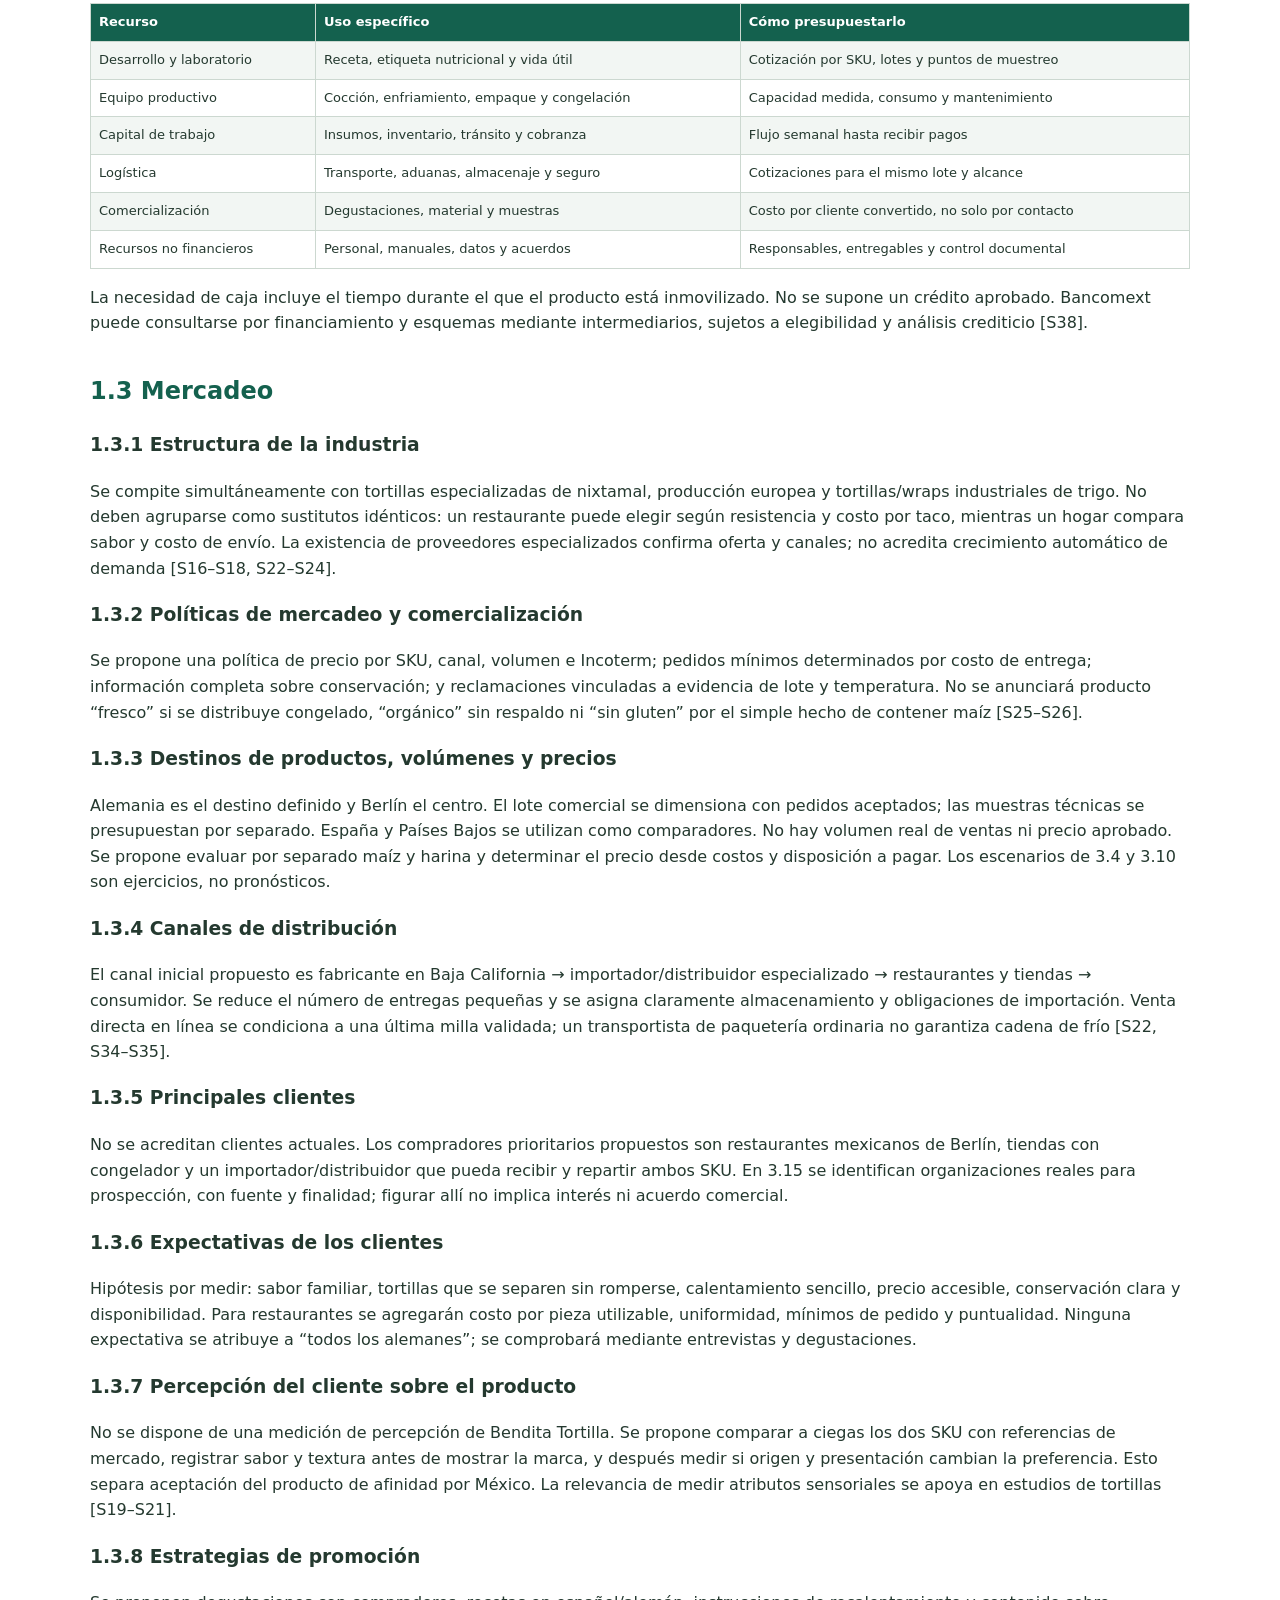
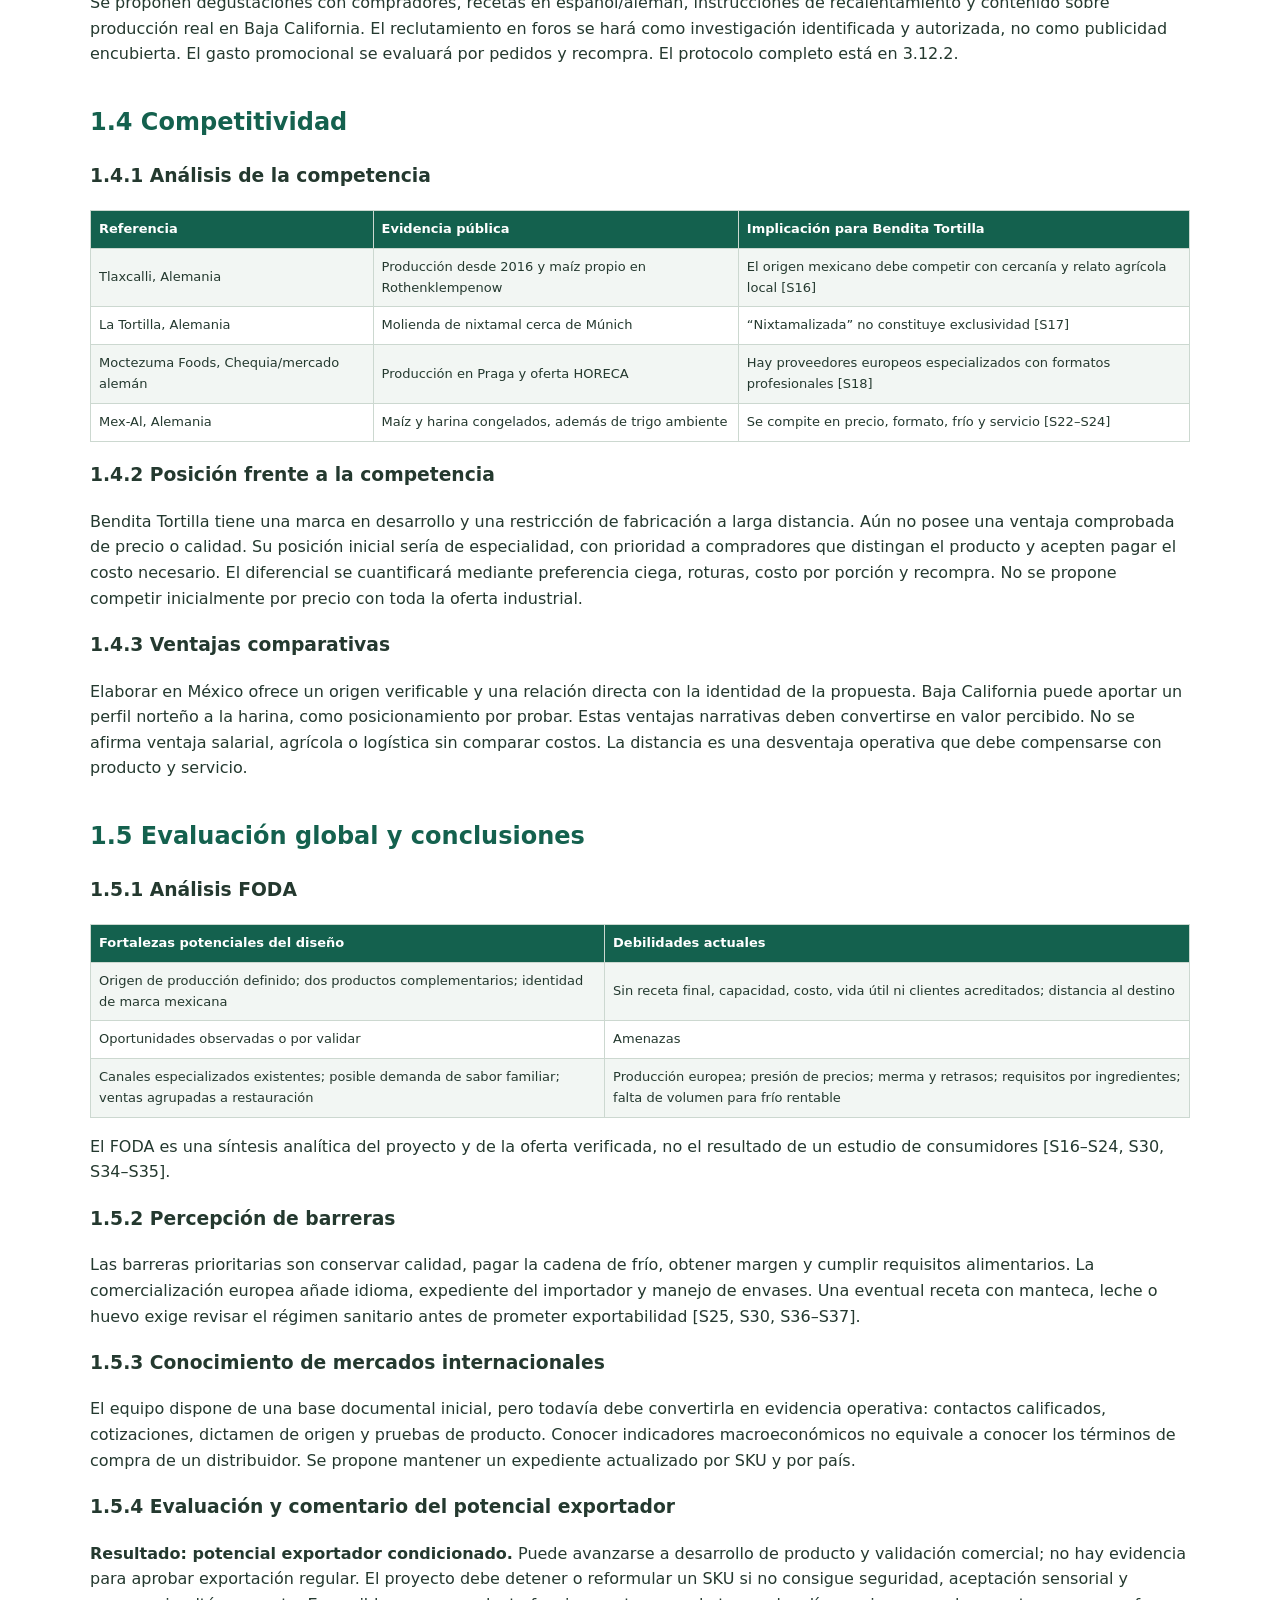
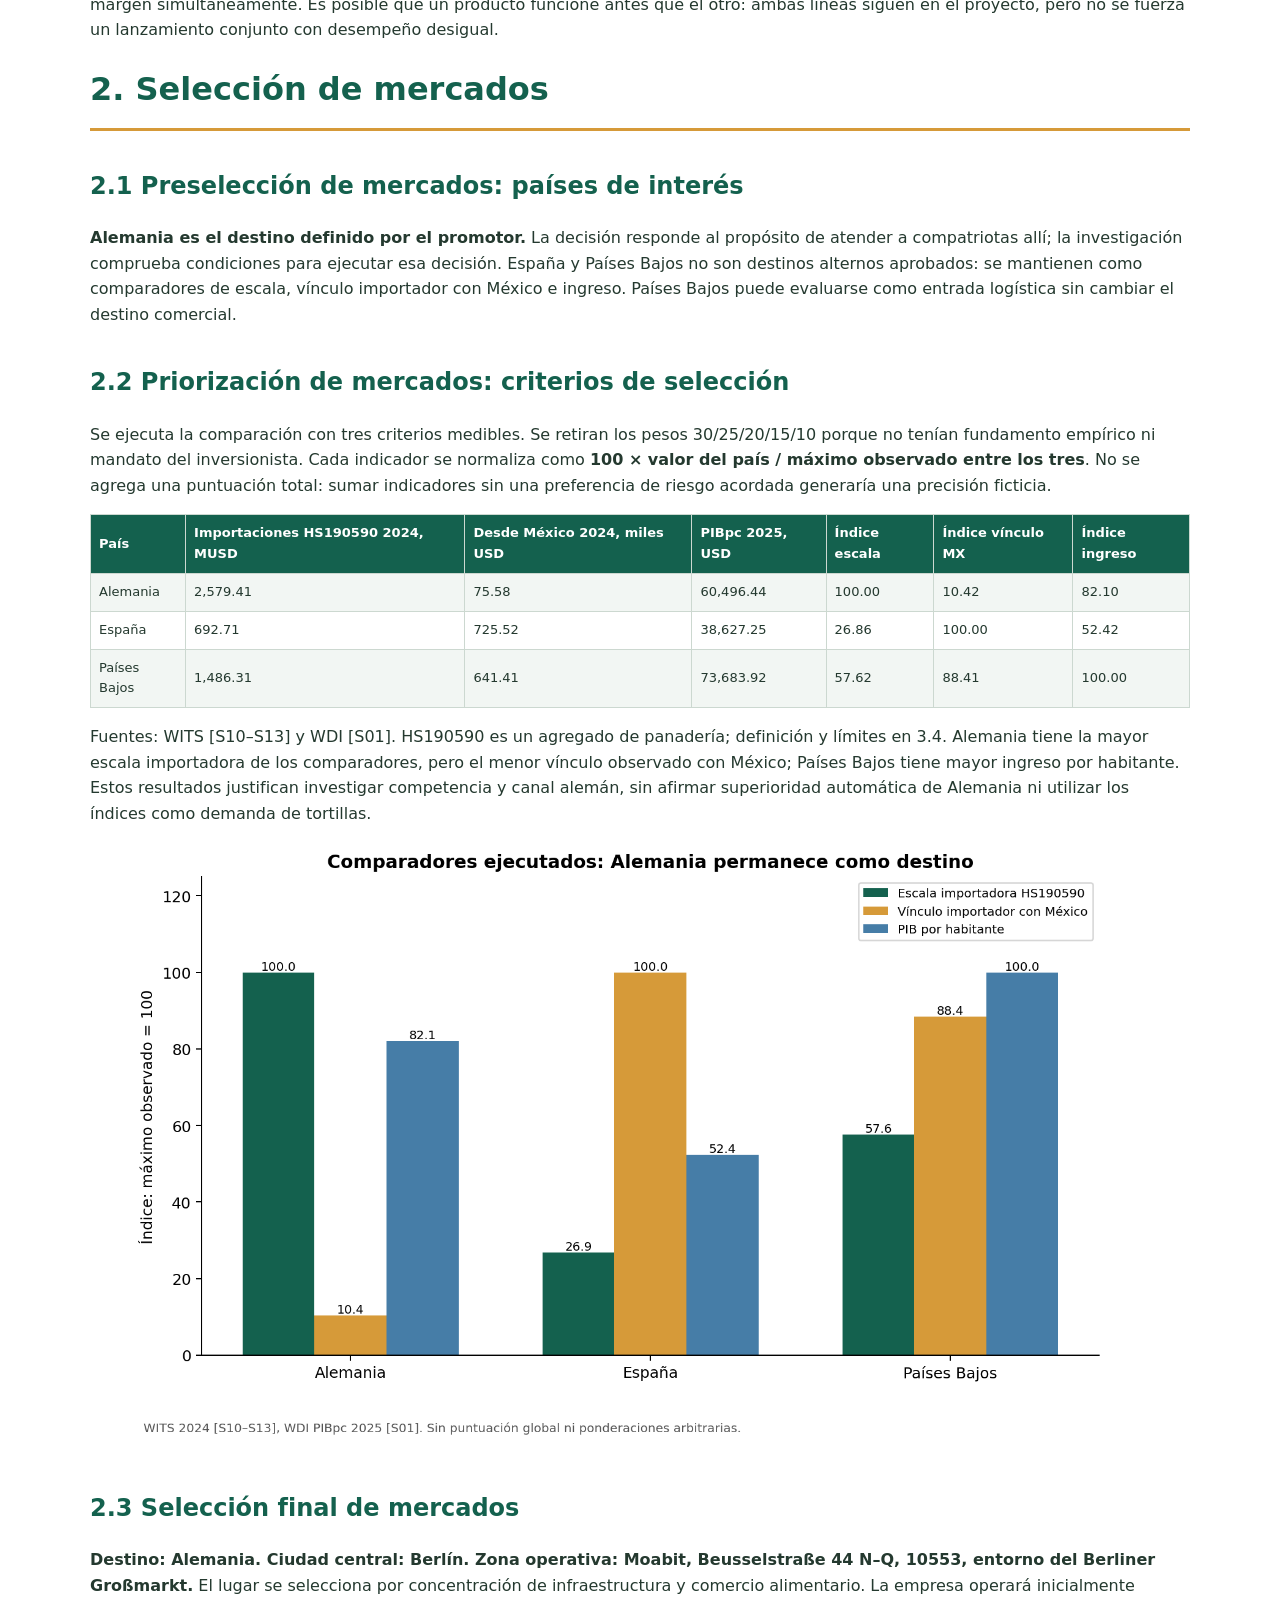
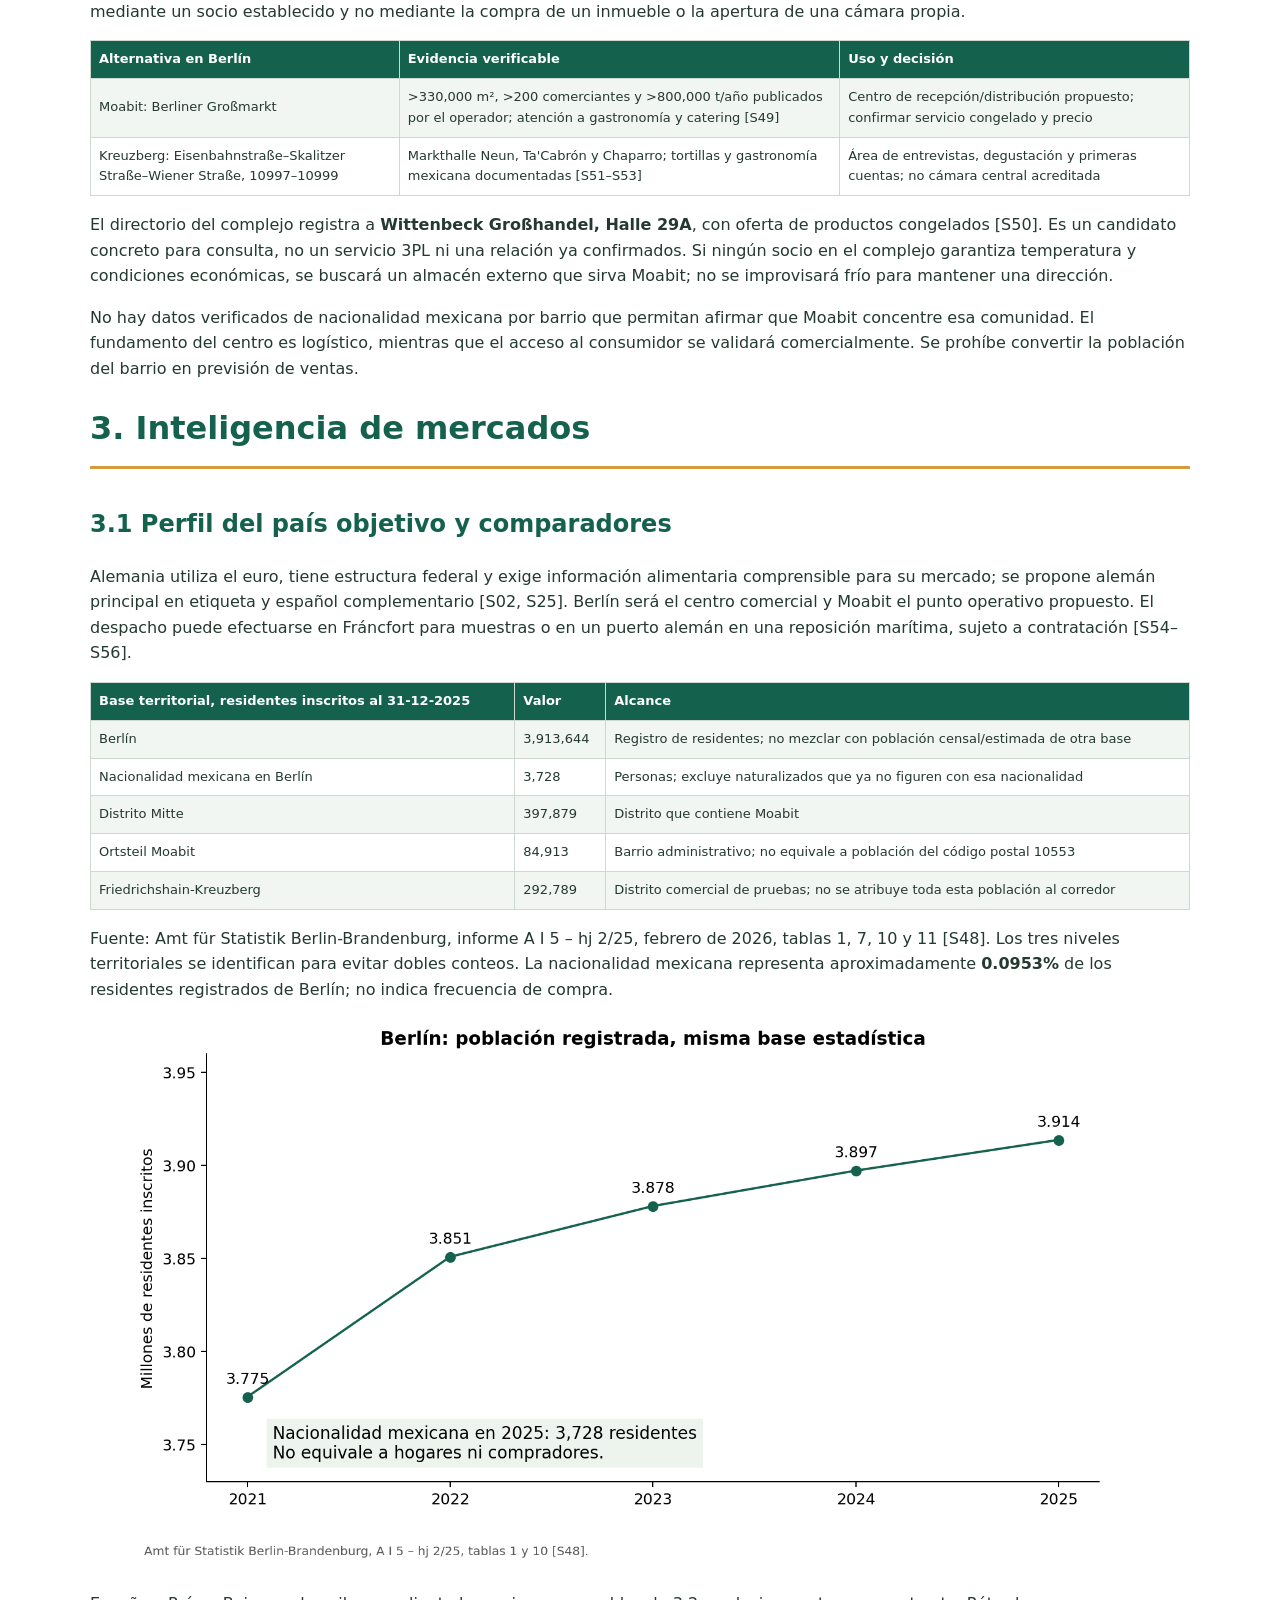
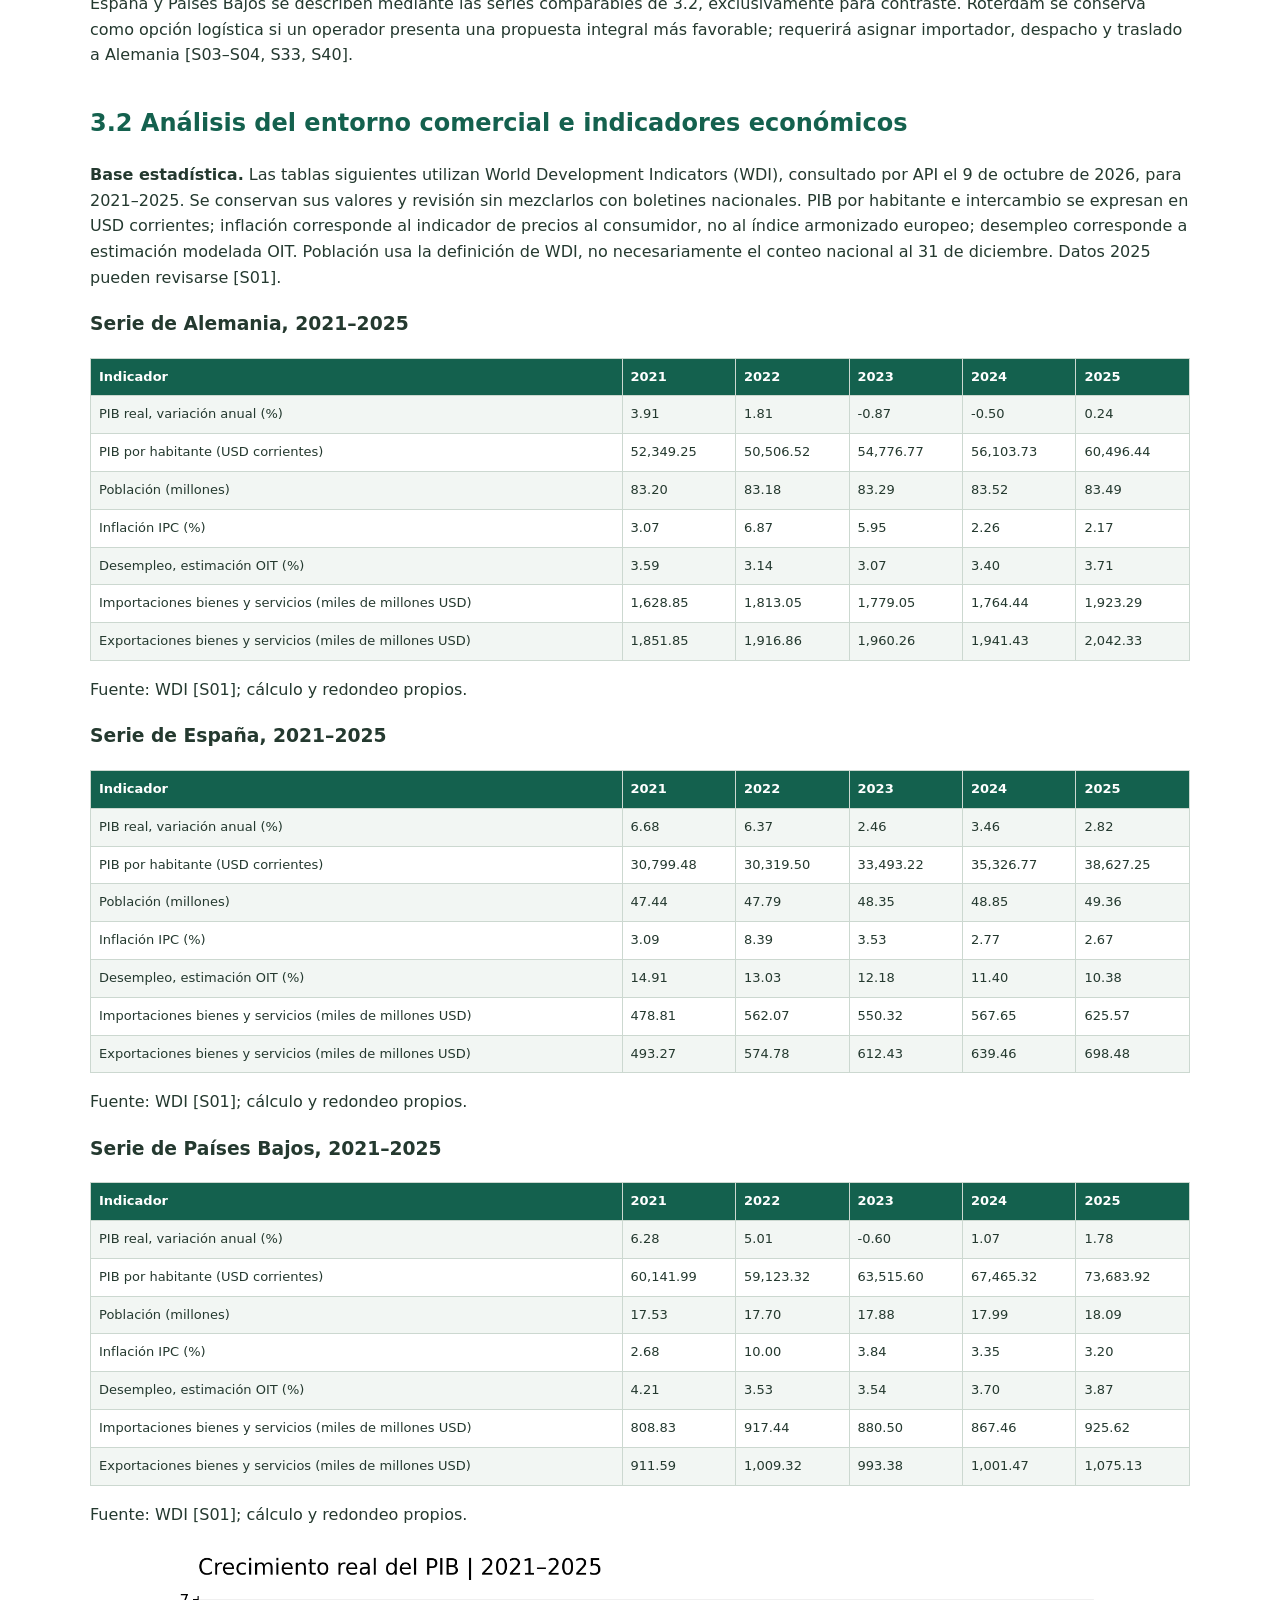
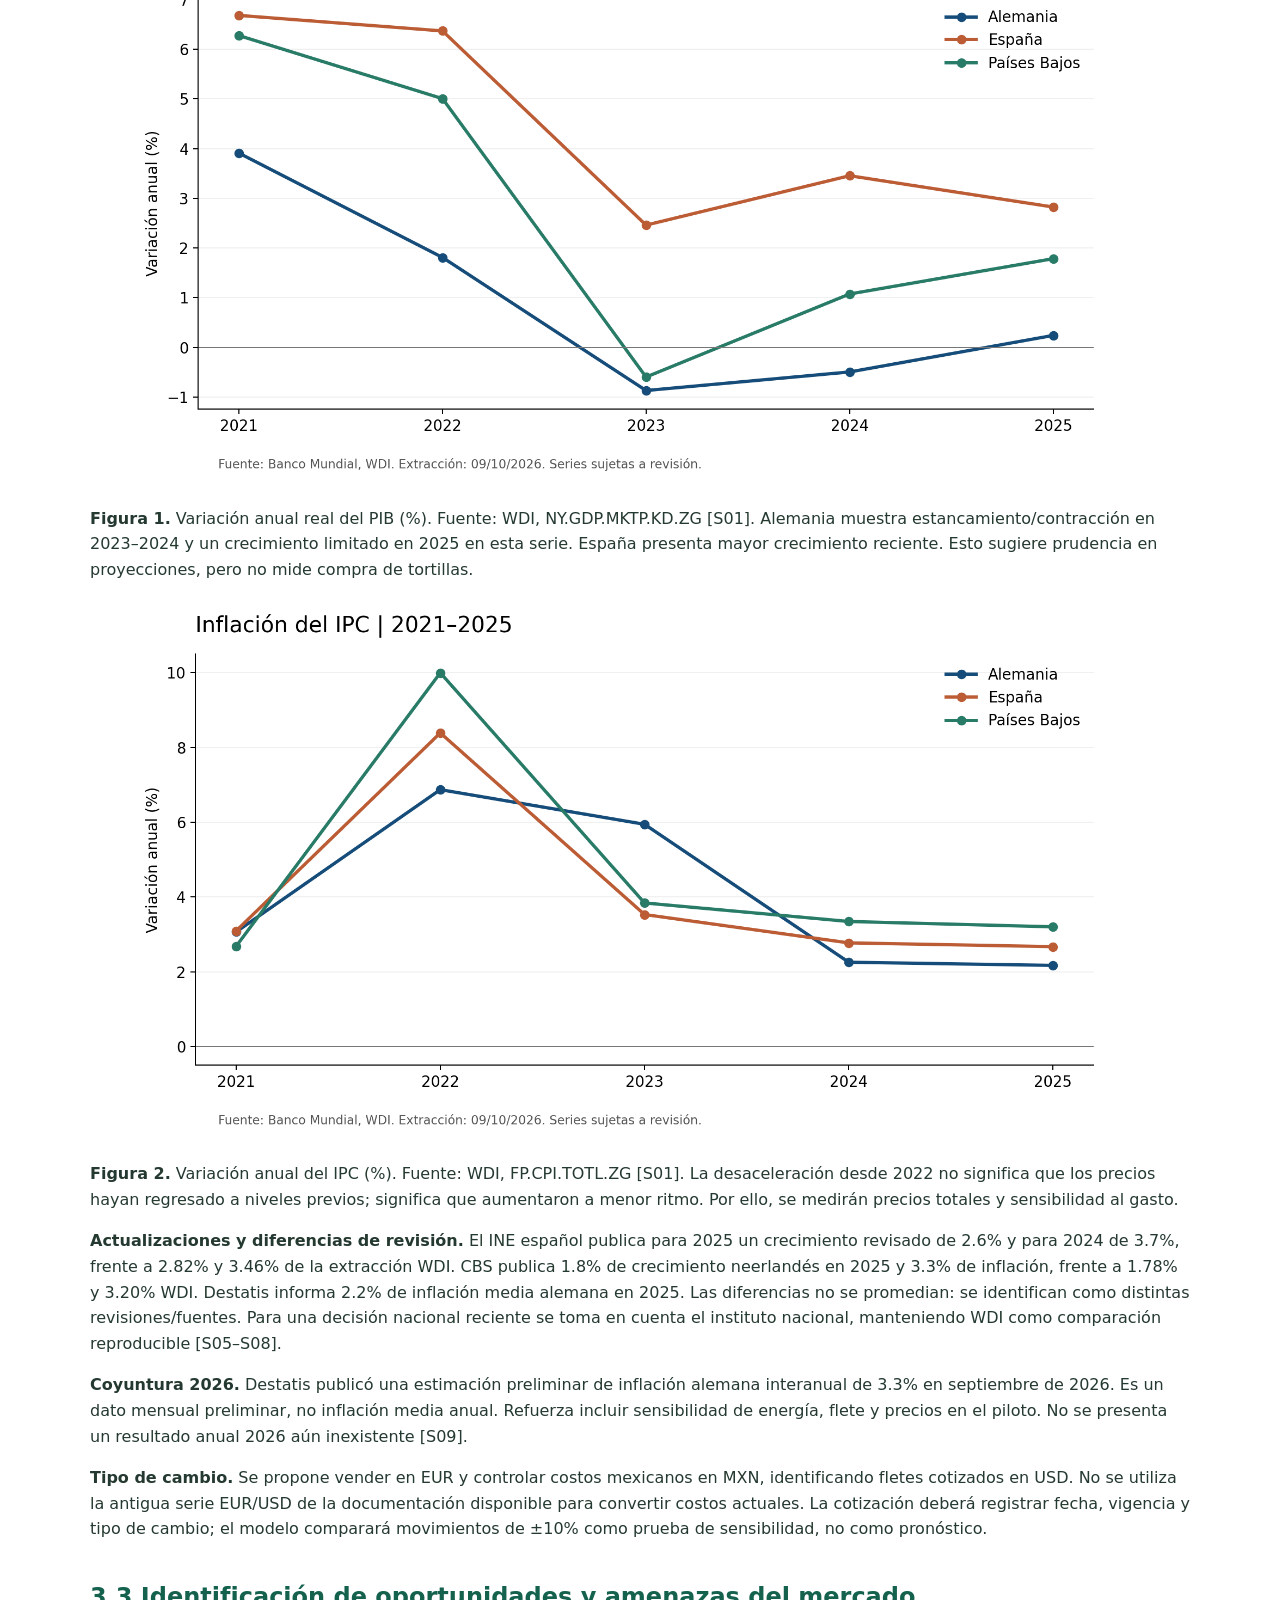
<file: documento.html>
<!doctype html><html lang="es"><meta charset="utf-8"><meta name="viewport" content="width=device-width,initial-scale=1"><title>Bendita Tortilla · Plan completo</title><style>body{font:16px/1.6 system-ui,sans-serif;color:#24392f;max-width:1100px;margin:40px auto;padding:24px}h1,h2{color:#14614e}h1{border-bottom:3px solid #d69a39;padding-bottom:12px}h2{margin-top:36px}table{border-collapse:collapse;width:100%;font-size:13px}th{background:#14614e;color:white;text-align:left}td,th{border:1px solid #ccd8d0;padding:8px}tr:nth-child(2n){background:#f2f6f3}.tablewrap{overflow:auto}img{width:100%;max-width:980px}a{color:#14614e}code{background:#edf2ed}pre{white-space:pre-wrap;font-size:12px}</style><body><h1>Bendita Tortilla</h1><h2>Plan de exportación para inversionistas: puntos 1 a 3.16</h2><p><strong>Producción:</strong> Baja California, México. <strong>Productos:</strong> tortilla de maíz y tortilla de harina de trigo.  </p><p><strong>Destino comercial definido:</strong> Alemania. <strong>Centro inicial:</strong> Berlín, Moabit.  </p><p><strong>Zona operativa propuesta:</strong> Berliner Großmarkt, Beusselstraße 44 N–Q, 10553 Berlín.  </p><p><strong>Corte de investigación:</strong> 9 de octubre de 2026. <strong>Versión:</strong> revisión de inversión 2.1.</p><h2>Resumen ejecutivo</h2><p>Bendita Tortilla propone exportar producto terminado elaborado en Baja California y distribuirlo inicialmente en Berlín. La operación se concentrará en <strong>Moabit, alrededor del Berliner Großmarkt</strong>, mediante un importador/distribuidor con servicio de congelación contratado. El complejo reúne más de 200 comerciantes y declara más de 800,000 toneladas de movimiento anual; estos datos justifican buscar infraestructura y compradores profesionales allí, sin atribuir ese movimiento al mercado de tortillas [S49]. No se ha contratado local ni capacidad de congelación.</p><p>Berlín registraba <strong>3,913,644 residentes, de los cuales 3,728 tenían nacionalidad mexicana</strong>, al 31 de diciembre de 2025. Esa base permite identificar una comunidad inicial; no mide compradores, hogares ni toda la población de origen mexicano [S48]. La venta recurrente a restaurantes y tiendas será el canal prioritario propuesto porque concentra pedidos; la elección deberá confirmarse con volúmenes y precios de compradores. Para las pruebas comerciales se propone el corredor de Kreuzberg 10997–10999, donde existen negocios mexicanos y oferta de nixtamal [S51–S53].</p><p>El producto inicial de desarrollo será <strong>congelado</strong>, con evaluación separada de seguridad, sabor, textura y comportamiento después de descongelar. La congelación es una hipótesis técnica respaldada por oferta comercial existente, no una vida útil ya acreditada de la marca [S19–S24]. No se promete sabor idéntico al recién hecho. Una fórmula estable a temperatura ambiente sigue siendo una alternativa de investigación, sin desplazar la producción mexicana.</p><p>El inicio contempla dos operaciones distintas: <strong>hasta 60 kg de muestras técnicas</strong>, sujetos a aceptación logística y sanitaria, y <strong>lotes comerciales definidos por pedidos</strong>, con una referencia base de <strong>411 kg netos embarcados para atender una meta de 390 kg vendibles/mes</strong> bajo una merma hipotética del 5%. La muestra es gasto de desarrollo; no prueba rentabilidad comercial. El lote mensual requiere vida útil suficiente para producción, tránsito, venta y margen de seguridad.</p><p>El precio público observado de maíz amarillo es <strong>3.45 EUR/kg con IVA</strong>, equivalente a <strong>3.22 EUR/kg sin IVA</strong>; el de harina congelada es <strong>6.12 y 5.72 EUR/kg</strong>, respectivamente [S22–S23]. Con márgenes internos de prueba del 25% para minorista y 20% para distribuidor, el costo máximo modelado del importador sería <strong>1.93 EUR/kg de maíz y 3.43 EUR/kg de harina</strong>. Es un límite de negociación calculado, no una cotización mayorista. El estrés aéreo excede ampliamente ambos límites: no se recomienda financiar reposición comercial aérea al precio de estas referencias.</p><p>La ruta marítima solo se estudiará como <strong>carga congelada compartida aceptada por un operador</strong>. Hapag-Lloyd publica una rotación AL4 que conecta Veracruz y Altamira con puertos europeos, incluidos Bremerhaven y Wilhelmshaven [S54]. No se presenta un contenedor exclusivo como solución para los volúmenes actuales.</p><p>La clasificación europea probable se acota a <strong>CN 19059030 o 19059080</strong>, según definición legal y composición. La consulta del 9 de octubre muestra, respectivamente, derechos generales de <strong>9.7% + EA</strong> y <strong>9% + EA, con máximo 20.7% + AD F/M</strong> [S46]. El componente agrícola exige composición y código adicional. El acuerdo interino firmado está publicado con calendario oficial; su preferencia no se presupone aplicable sin confirmar entrada en vigor, correlación arancelaria y origen [S47].</p><p><strong>Conclusión para inversión:</strong> hay una oportunidad comercial específica y un diseño de operación, pero no hay todavía evidencia suficiente para aprobar una inversión de lanzamiento. Sí existe una base para presupuestar desarrollo y diligencia técnica. El capital comercial debe condicionarse a cuatro hitos: vida útil y sabor aprobados; acceso aduanero/sanitario resuelto; pedidos al precio necesario; y costo cotizado por debajo del techo del canal. La preferencia por Alemania es una decisión del proyecto; España y Países Bajos se conservan únicamente como comparadores y, en su caso, alternativa de entrada logística.</p><div class="tablewrap"><table><tr><th>Decisión</th><th>Evidencia disponible</th><th>Condición para comprometer capital</th></tr><tr><td>Alemania y centro en Berlín</td><td>Mandato del promotor; comunidad mexicana registrada [S48]</td><td>Pedidos verificables en Berlín</td></tr><tr><td>Moabit / Beusselstraße 44 N–Q</td><td>Concentración mayorista alimentaria [S49–S50]</td><td>Contrato de frío, recepción, despacho y reparto</td></tr><tr><td>Maíz y harina fabricados en Baja California</td><td>Mandato del promotor; especificaciones propuestas</td><td>Recetas, costos y capacidad medidos por SKU</td></tr><tr><td>Desarrollo congelado</td><td>Oferta competidora y bibliografía [S19–S24]</td><td>Vida útil propia y transporte validado</td></tr><tr><td>Muestras por avión; reposición compartida si viable</td><td>Infraestructura aérea y rotación marítima documentadas [S54–S56]</td><td>Aceptación, tarifa integral y temperatura garantizada</td></tr><tr><td>Lote según pedidos, referencia mensual 411 kg</td><td>Meta comercial 390 kg / 0.95</td><td>Ventas contratadas y fecha de vencimiento compatible</td></tr></table></div><h2>Base de evidencia</h2><p>Las referencias [S01]–[S71] enlazan las fuentes. <strong>Observado</strong> significa publicado por la fuente; <strong>calculado</strong> significa derivado de esos datos; <strong>propuesto</strong> identifica una decisión empresarial; <strong>hipótesis</strong> identifica parámetros sin medición. Ningún escenario de ventas, margen o flete se presenta como resultado de una encuesta o contrato existente. El paquete contiene tablas CSV, gráficas locales y cálculos reproducibles. Las cifras monetarias usan punto decimal para facilitar su comparación con los archivos de datos.</p><h2>Introducción</h2><p>Exportar tortillas desde Baja California exige convertir la calidad de una receta en una especificación reproducible y conservarla hasta el uso final en Berlín. El plan desarrolla el potencial exportador, justifica las decisiones comerciales ya tomadas y examina mercado, regulación, distribución y economía de ambos SKU. Se concentra en decisiones de inversión y sus límites verificables; las notas de revisión se entregan aparte.</p><h1>1. Análisis del potencial exportador</h1><h2>1.1 Perfil de la compañía</h2><h3>1.1.1 Datos básicos y reseña histórica de la compañía</h3><div class="tablewrap"><table><tr><th>Dato</th><th>Situación de Bendita Tortilla</th></tr><tr><td>Nombre del proyecto</td><td>Bendita Tortilla; disponibilidad y registro de marca pendientes</td></tr><tr><td>Giro propuesto</td><td>Elaboración y comercialización de tortillas de maíz y harina de trigo</td></tr><tr><td>Ubicación obligatoria de producción</td><td>Baja California, México</td></tr><tr><td>Municipio, domicilio y planta</td><td>Por definir; no se presenta Tijuana como ubicación confirmada</td></tr><tr><td>Personalidad jurídica, RFC y fecha de constitución</td><td>No acreditados en la documentación disponible</td></tr><tr><td>Etapa documentada</td><td>Formulación de propuesta exportadora</td></tr><tr><td>Mercado de inicio</td><td>Alemania</td></tr><tr><td>Historial de ventas/exportaciones</td><td>No proporcionado</td></tr><tr><td>Certificaciones y alianzas</td><td>No proporcionadas; no se presumen</td></tr><tr><td>Información operativa pendiente</td><td>Recetas, equipos, capacidad, costos, proveedores y resultados de laboratorio</td></tr></table></div><p>La reseña verificable se limita al surgimiento de una propuesta para llevar tortillas mexicanas a compatriotas en Alemania, su obligación de producir en Baja California y la decisión de contemplar maíz y harina. No sería correcto inventar años de operación, una planta, socios o certificaciones para completar la historia. La organización propuesta a continuación es un diseño para la futura empresa, basado en las funciones necesarias para inocuidad y exportación [S27–S29].</p><h3>1.1.2 Visión, misión y objetivos de la empresa</h3><p><strong>Visión propuesta.</strong> Consolidar una marca de tortillas elaboradas en Baja California que sea reconocida en Alemania por su sabor, calidad consistente y suministro confiable, y expandirse a otros mercados europeos cuando la operación demuestre rentabilidad.</p><p><strong>Misión propuesta.</strong> Elaborar tortillas de maíz y harina en Baja California y acercarlas a consumidores y negocios en Alemania mediante procesos controlados de producción, conservación y distribución, ofreciendo información transparente sobre ingredientes, origen y uso.</p><p><strong>Filosofía propuesta.</strong> Conservar la identidad gastronómica mexicana con una calidad demostrable. La innovación debe ayudar a que el producto llegue bien, sin ocultar sus condiciones de conservación ni atribuirle propiedades que no se han comprobado.</p><div class="tablewrap"><table><tr><th>Objetivo propuesto</th><th>Indicador y evidencia de cumplimiento</th></tr><tr><td>Definir los dos productos exportables</td><td>Ficha técnica y formulación aprobadas para cada SKU</td></tr><tr><td>Validar conservación y sabor</td><td>Estudio de al menos tres lotes por SKU, con criterios sanitarios definidos por especialista y aceptación sensorial preestablecida</td></tr><tr><td>Verificar acceso a Alemania</td><td>Dictamen de clasificación, revisión de etiqueta y expediente del importador</td></tr><tr><td>Validar demanda</td><td>Entrevistas, degustaciones y pedidos piloto al precio necesario, separados por producto y canal</td></tr><tr><td>Evaluar rentabilidad</td><td>Margen de contribución positivo después de merma y costos logísticos; sensibilidad documentada</td></tr><tr><td>Preparar expansión europea</td><td>Repetición de pedidos y revisión local del país adicional; no solo aprobación de una encuesta</td></tr></table></div><p>Los valores se traducen a controles: calidad mediante especificaciones; honestidad mediante trazabilidad; compromiso mediante entregas; tradición mediante receta definida; responsabilidad mediante inocuidad y manejo de envases. Estos son compromisos empresariales propuestos y no certificaciones.</p><h2>1.2 Situación de la compañía</h2><h3>1.2.1 Análisis organizacional</h3><p>La estructura inicial debe separar la liberación de calidad de la presión por vender. Una misma persona puede cubrir funciones administrativas en la etapa piloto, pero producción no debe liberar un lote rechazado por el responsable de inocuidad. La trazabilidad, el retiro de producto y los procedimientos de higiene sustentan esta división [S27–S29].</p><div class="tablewrap"><table><tr><th>Función propuesta</th><th>Responsabilidad</th><th>Evidencia que debe conservar</th></tr><tr><td>Dirección</td><td>Presupuesto, socios y decisión de avanzar</td><td>Acuerdos y evaluación de viabilidad</td></tr><tr><td>Producción</td><td>Recetas, rendimiento y planeación</td><td>Hoja de lote, consumos y tiempos</td></tr><tr><td>Calidad e inocuidad</td><td>Proveedores, muestreo, liberación y vida útil</td><td>Resultados, registros y criterios de rechazo</td></tr><tr><td>Comercio exterior y logística</td><td>Agentes, origen, transporte y documentos</td><td>Expediente de embarque y temperaturas</td></tr><tr><td>Comercial</td><td>Prospección, precios y seguimiento</td><td>Pedidos, entrevistas y recompra</td></tr><tr><td>Administración y finanzas</td><td>Costeo, facturación, cobranza y caja</td><td>Costos por SKU y flujo de efectivo</td></tr><tr><td>Apoyo externo</td><td>Laboratorio, aduanas, traducción y asesoría alimentaria</td><td>Informes y contratos de servicio</td></tr></table></div><p><strong>Organigrama funcional propuesto:</strong></p><p>Dirección coordina Producción, Calidad, Comercio exterior, Comercial y Finanzas, con apoyo de laboratorio y agentes.</p><h3>1.2.2 Productos y/o servicios</h3><p>Se proponen dos líneas de producto terminado. El formato inicial de ensayo es un paquete de 500 g para hogar y unidades internas de 1 kg para restauración; son propuestas por validar con compradores. El número de piezas depende del peso real y no se fija antes de medirlo. La comercialización incluirá instrucciones de conservación y calentamiento, ficha técnica y atención de incidencias.</p><div class="tablewrap"><table><tr><th>Especificación inicial propuesta</th><th>Maíz</th><th>Harina de trigo</th></tr><tr><td>Identidad</td><td>Tortilla de maíz; definir nixtamal de grano o harina nixtamalizada</td><td>Tortilla de harina con perfil norteño</td></tr><tr><td>Uso prioritario</td><td>Tacos y quesadillas; probar desempeño para cada uso</td><td>Tacos de harina y quesadillas; burrito requiere tamaño distinto</td></tr><tr><td>Prototipo de diámetro</td><td>15 cm, ajustable según prueba</td><td>20 cm, ajustable según prueba</td></tr><tr><td>Ingredientes</td><td>Receta final pendiente: tipo de maíz, agua, cal y sal si corresponde</td><td>Receta pendiente: harina, agua, grasa, sal y otros ingredientes declarados</td></tr><tr><td>Alérgenos</td><td>Evaluar ingredientes y contaminación cruzada</td><td>Trigo/gluten; revisar otros ingredientes</td></tr><tr><td>Conservación inicial a estudiar</td><td>Congelada</td><td>Congelada</td></tr><tr><td>Diferenciación que debe probarse</td><td>Aroma, flexibilidad y resistencia</td><td>Suavidad, sabor y elasticidad</td></tr></table></div><p>Las dimensiones no son datos de una producción existente. Se recomienda evaluar grasa vegetal y, si el equipo desea usar grasa animal, analizar antes sus consecuencias regulatorias; no se modifica unilateralmente una receta no entregada [S30].</p><h3>1.2.3 Producto a exportar: descripción, clasificación arancelaria y arancel a pagar</h3><p>Producto terminado: tortilla cocida, sin relleno, envasada; producción obligatoria en Baja California. <strong>HS 190590</strong> se conserva para estadística. Para despacho se identifican dos candidatos europeos, sin simular un dictamen de clasificación [S46]:</p><div class="tablewrap"><table><tr><th>SKU</th><th>CN de ocho dígitos candidato</th><th>Justificación y dato que decide</th></tr><tr><td>Maíz simple, sin grasa o azúcar añadidos</td><td>19059030 si cumple la definición legal de pan; alternativamente 19059080</td><td>19059030 exige ausencia de miel, huevo, queso y fruta añadidos y ≤5% de azúcar y ≤5% de grasa en materia seca; la autoridad debe confirmar si la tortilla encaja</td></tr><tr><td>Harina de trigo con grasa vegetal</td><td>19059080 si no entra en una subpartida específica</td><td>Si supera 5% de grasa en materia seca, no cumple la descripción de 19059030; porcentaje y azúcar dependen de la receta real</td></tr></table></div><p><strong>Tasa vigente consultada para México → Alemania:</strong> 19059030: <strong>9.70% + EA</strong>; 19059080: <strong>9.00% + EA MAX 20.70% + AD F/M</strong>, como derecho general de terceros países. EA es componente agrícola y AD F/M derecho adicional sobre harina. Se explica liquidación, preferencia y calendario en 3.6–3.7. No se atribuye un código TARIC de diez dígitos definitivo: los ocho dígitos consultados no sustituyen las subdivisiones, códigos adicionales ni una información arancelaria vinculante [S32, S46, S66].</p><p>La receta aprobada, el análisis en materia seca y el expediente de origen permitirán cerrar ambos códigos, la fracción/NICO mexicana y el importe exacto antes de producir un lote comercial. La firma del acuerdo nuevo no autoriza presupuestar tasa cero.</p><h3>1.2.4 Producción</h3><p>El proceso debe ejecutarse íntegramente en Baja California. La compra de insumos extranjeros no equivale automáticamente a perder o adquirir origen preferencial: la regla aplicable se revisa por separado [S31].</p><div class="tablewrap"><table><tr><th>Etapa</th><th>Tortilla de maíz</th><th>Tortilla de harina</th><th>Registro propuesto</th></tr><tr><td>Recepción</td><td>Maíz o harina nixtamalizada, agua y auxiliares</td><td>Harina, grasa y demás ingredientes</td><td>Proveedor, lote y aceptación</td></tr><tr><td>Preparación</td><td>Nixtamalización y molienda si se usa grano; hidratación si se usa harina</td><td>Mezclado, amasado y reposo</td><td>Receta, parámetros y rendimiento</td></tr><tr><td>Formado y cocción</td><td>Espesor, diámetro y cocción definidos</td><td>División, formado y cocción definidos</td><td>Parámetros validados por SKU</td></tr><tr><td>Enfriamiento higiénico</td><td>Evitar recontaminación y condensación</td><td>Igual, con parámetros propios</td><td>Tiempo y temperatura</td></tr><tr><td>Envasado</td><td>Material apto y sello íntegro</td><td>Material apto y sello íntegro</td><td>Peso neto y prueba de cierre</td></tr><tr><td>Congelación</td><td>Proceso y temperatura interna validados</td><td>Proceso y temperatura interna validados</td><td>Curva y control de producto</td></tr><tr><td>Almacenamiento/despacho</td><td>Rotación FEFO y lote</td><td>Rotación FEFO y lote</td><td>Inventario y registro térmico</td></tr></table></div><p>FEFO significa despachar primero lo que vence primero. Los parámetros no se fijan a partir de una receta genérica. La NOM-251 aporta una base mexicana de higiene; su cumplimiento y otras obligaciones aplicables a la planta deberán comprobarse con la autoridad. El Reglamento 852/2004 sustenta procedimientos basados en HACCP en la cadena europea [S27, S29].</p><p><strong>Capacidad vendible por SKU:</strong> kg/hora reales × horas disponibles × utilización efectiva × rendimiento conforme. Es necesario medir cuellos de botella: enfriamiento, empaque y congelación pueden limitar más que la máquina tortilladora. La capacidad de almacenamiento también debe cubrir inventario durante tránsito y venta. No se asignan toneladas mensuales sin evidencia.</p><p><strong>Validación de vida útil propuesta:</strong> tres lotes independientes de cada receta; comparación fresca, refrigerada, congelada y, solo con formulación y proceso adecuados, a temperatura ambiente. El especialista definirá microorganismos, frecuencia y criterios aplicables. Se estudiarán actividad de agua, pH, integridad de sello, pérdida de humedad, textura y evaluación sensorial después de recalentamiento. Los estudios publicados orientan variables, pero no certifican una duración para Bendita Tortilla [S19–S21].</p><p><strong>Capacidad de referencia para el primer ciclo.</strong> La meta comercial base exige 411 kg netos por ciclo mensual y entrega de al menos 390 kg vendibles. Se propone medir una capacidad efectiva de <strong>500 kg/mes</strong> para dejar margen operativo: por ejemplo, 25 kg/h conformes durante 20 horas efectivas. Es una especificación mínima de diseño, no capacidad instalada acreditada. Los 25 kg/h deberán medirse después de rechazo, envasado y congelación; no se vuelven a descontar esas pérdidas como si fueran la merma logística del 5%. Se medirá cada SKU y la ocupación de la misma línea si comparten equipo. Un congelador que solo almacena no acredita velocidad de congelación.</p><h3>1.2.5 Recursos financieros y no financieros para la exportación</h3><div class="tablewrap"><table><tr><th>Recurso</th><th>Uso específico</th><th>Cómo presupuestarlo</th></tr><tr><td>Desarrollo y laboratorio</td><td>Receta, etiqueta nutricional y vida útil</td><td>Cotización por SKU, lotes y puntos de muestreo</td></tr><tr><td>Equipo productivo</td><td>Cocción, enfriamiento, empaque y congelación</td><td>Capacidad medida, consumo y mantenimiento</td></tr><tr><td>Capital de trabajo</td><td>Insumos, inventario, tránsito y cobranza</td><td>Flujo semanal hasta recibir pagos</td></tr><tr><td>Logística</td><td>Transporte, aduanas, almacenaje y seguro</td><td>Cotizaciones para el mismo lote y alcance</td></tr><tr><td>Comercialización</td><td>Degustaciones, material y muestras</td><td>Costo por cliente convertido, no solo por contacto</td></tr><tr><td>Recursos no financieros</td><td>Personal, manuales, datos y acuerdos</td><td>Responsables, entregables y control documental</td></tr></table></div><p>La necesidad de caja incluye el tiempo durante el que el producto está inmovilizado. No se supone un crédito aprobado. Bancomext puede consultarse por financiamiento y esquemas mediante intermediarios, sujetos a elegibilidad y análisis crediticio [S38].</p><h2>1.3 Mercadeo</h2><h3>1.3.1 Estructura de la industria</h3><p>Se compite simultáneamente con tortillas especializadas de nixtamal, producción europea y tortillas/wraps industriales de trigo. No deben agruparse como sustitutos idénticos: un restaurante puede elegir según resistencia y costo por taco, mientras un hogar compara sabor y costo de envío. La existencia de proveedores especializados confirma oferta y canales; no acredita crecimiento automático de demanda [S16–S18, S22–S24].</p><h3>1.3.2 Políticas de mercadeo y comercialización</h3><p>Se propone una política de precio por SKU, canal, volumen e Incoterm; pedidos mínimos determinados por costo de entrega; información completa sobre conservación; y reclamaciones vinculadas a evidencia de lote y temperatura. No se anunciará producto “fresco” si se distribuye congelado, “orgánico” sin respaldo ni “sin gluten” por el simple hecho de contener maíz [S25–S26].</p><h3>1.3.3 Destinos de productos, volúmenes y precios</h3><p>Alemania es el destino definido y Berlín el centro. El lote comercial se dimensiona con pedidos aceptados; las muestras técnicas se presupuestan por separado. España y Países Bajos se utilizan como comparadores. No hay volumen real de ventas ni precio aprobado. Se propone evaluar por separado maíz y harina y determinar el precio desde costos y disposición a pagar. Los escenarios de 3.4 y 3.10 son ejercicios, no pronósticos.</p><h3>1.3.4 Canales de distribución</h3><p>El canal inicial propuesto es fabricante en Baja California → importador/distribuidor especializado → restaurantes y tiendas → consumidor. Se reduce el número de entregas pequeñas y se asigna claramente almacenamiento y obligaciones de importación. Venta directa en línea se condiciona a una última milla validada; un transportista de paquetería ordinaria no garantiza cadena de frío [S22, S34–S35].</p><h3>1.3.5 Principales clientes</h3><p>No se acreditan clientes actuales. Los compradores prioritarios propuestos son restaurantes mexicanos de Berlín, tiendas con congelador y un importador/distribuidor que pueda recibir y repartir ambos SKU. En 3.15 se identifican organizaciones reales para prospección, con fuente y finalidad; figurar allí no implica interés ni acuerdo comercial.</p><h3>1.3.6 Expectativas de los clientes</h3><p>Hipótesis por medir: sabor familiar, tortillas que se separen sin romperse, calentamiento sencillo, precio accesible, conservación clara y disponibilidad. Para restaurantes se agregarán costo por pieza utilizable, uniformidad, mínimos de pedido y puntualidad. Ninguna expectativa se atribuye a “todos los alemanes”; se comprobará mediante entrevistas y degustaciones.</p><h3>1.3.7 Percepción del cliente sobre el producto</h3><p>No se dispone de una medición de percepción de Bendita Tortilla. Se propone comparar a ciegas los dos SKU con referencias de mercado, registrar sabor y textura antes de mostrar la marca, y después medir si origen y presentación cambian la preferencia. Esto separa aceptación del producto de afinidad por México. La relevancia de medir atributos sensoriales se apoya en estudios de tortillas [S19–S21].</p><h3>1.3.8 Estrategias de promoción</h3><p>Se proponen degustaciones con compradores, recetas en español/alemán, instrucciones de recalentamiento y contenido sobre producción real en Baja California. El reclutamiento en foros se hará como investigación identificada y autorizada, no como publicidad encubierta. El gasto promocional se evaluará por pedidos y recompra. El protocolo completo está en 3.12.2.</p><h2>1.4 Competitividad</h2><h3>1.4.1 Análisis de la competencia</h3><div class="tablewrap"><table><tr><th>Referencia</th><th>Evidencia pública</th><th>Implicación para Bendita Tortilla</th></tr><tr><td>Tlaxcalli, Alemania</td><td>Producción desde 2016 y maíz propio en Rothenklempenow</td><td>El origen mexicano debe competir con cercanía y relato agrícola local [S16]</td></tr><tr><td>La Tortilla, Alemania</td><td>Molienda de nixtamal cerca de Múnich</td><td>“Nixtamalizada” no constituye exclusividad [S17]</td></tr><tr><td>Moctezuma Foods, Chequia/mercado alemán</td><td>Producción en Praga y oferta HORECA</td><td>Hay proveedores europeos especializados con formatos profesionales [S18]</td></tr><tr><td>Mex-Al, Alemania</td><td>Maíz y harina congelados, además de trigo ambiente</td><td>Se compite en precio, formato, frío y servicio [S22–S24]</td></tr></table></div><h3>1.4.2 Posición frente a la competencia</h3><p>Bendita Tortilla tiene una marca en desarrollo y una restricción de fabricación a larga distancia. Aún no posee una ventaja comprobada de precio o calidad. Su posición inicial sería de especialidad, con prioridad a compradores que distingan el producto y acepten pagar el costo necesario. El diferencial se cuantificará mediante preferencia ciega, roturas, costo por porción y recompra. No se propone competir inicialmente por precio con toda la oferta industrial.</p><h3>1.4.3 Ventajas comparativas</h3><p>Elaborar en México ofrece un origen verificable y una relación directa con la identidad de la propuesta. Baja California puede aportar un perfil norteño a la harina, como posicionamiento por probar. Estas ventajas narrativas deben convertirse en valor percibido. No se afirma ventaja salarial, agrícola o logística sin comparar costos. La distancia es una desventaja operativa que debe compensarse con producto y servicio.</p><h2>1.5 Evaluación global y conclusiones</h2><h3>1.5.1 Análisis FODA</h3><div class="tablewrap"><table><tr><th>Fortalezas potenciales del diseño</th><th>Debilidades actuales</th></tr><tr><td>Origen de producción definido; dos productos complementarios; identidad de marca mexicana</td><td>Sin receta final, capacidad, costo, vida útil ni clientes acreditados; distancia al destino</td></tr><tr><td>Oportunidades observadas o por validar</td><td>Amenazas</td></tr><tr><td>Canales especializados existentes; posible demanda de sabor familiar; ventas agrupadas a restauración</td><td>Producción europea; presión de precios; merma y retrasos; requisitos por ingredientes; falta de volumen para frío rentable</td></tr></table></div><p>El FODA es una síntesis analítica del proyecto y de la oferta verificada, no el resultado de un estudio de consumidores [S16–S24, S30, S34–S35].</p><h3>1.5.2 Percepción de barreras</h3><p>Las barreras prioritarias son conservar calidad, pagar la cadena de frío, obtener margen y cumplir requisitos alimentarios. La comercialización europea añade idioma, expediente del importador y manejo de envases. Una eventual receta con manteca, leche o huevo exige revisar el régimen sanitario antes de prometer exportabilidad [S25, S30, S36–S37].</p><h3>1.5.3 Conocimiento de mercados internacionales</h3><p>El equipo dispone de una base documental inicial, pero todavía debe convertirla en evidencia operativa: contactos calificados, cotizaciones, dictamen de origen y pruebas de producto. Conocer indicadores macroeconómicos no equivale a conocer los términos de compra de un distribuidor. Se propone mantener un expediente actualizado por SKU y por país.</p><h3>1.5.4 Evaluación y comentario del potencial exportador</h3><p><strong>Resultado: potencial exportador condicionado.</strong> Puede avanzarse a desarrollo de producto y validación comercial; no hay evidencia para aprobar exportación regular. El proyecto debe detener o reformular un SKU si no consigue seguridad, aceptación sensorial y margen simultáneamente. Es posible que un producto funcione antes que el otro: ambas líneas siguen en el proyecto, pero no se fuerza un lanzamiento conjunto con desempeño desigual.</p><h1>2. Selección de mercados</h1><h2>2.1 Preselección de mercados: países de interés</h2><p><strong>Alemania es el destino definido por el promotor.</strong> La decisión responde al propósito de atender a compatriotas allí; la investigación comprueba condiciones para ejecutar esa decisión. España y Países Bajos no son destinos alternos aprobados: se mantienen como comparadores de escala, vínculo importador con México e ingreso. Países Bajos puede evaluarse como entrada logística sin cambiar el destino comercial.</p><h2>2.2 Priorización de mercados: criterios de selección</h2><p>Se ejecuta la comparación con tres criterios medibles. Se retiran los pesos 30/25/20/15/10 porque no tenían fundamento empírico ni mandato del inversionista. Cada indicador se normaliza como <strong>100 × valor del país / máximo observado entre los tres</strong>. No se agrega una puntuación total: sumar indicadores sin una preferencia de riesgo acordada generaría una precisión ficticia.</p><div class="tablewrap"><table><tr><th>País</th><th>Importaciones HS190590 2024, MUSD</th><th>Desde México 2024, miles USD</th><th>PIBpc 2025, USD</th><th>Índice escala</th><th>Índice vínculo MX</th><th>Índice ingreso</th></tr><tr><td>Alemania</td><td>2,579.41</td><td>75.58</td><td>60,496.44</td><td>100.00</td><td>10.42</td><td>82.10</td></tr><tr><td>España</td><td>692.71</td><td>725.52</td><td>38,627.25</td><td>26.86</td><td>100.00</td><td>52.42</td></tr><tr><td>Países Bajos</td><td>1,486.31</td><td>641.41</td><td>73,683.92</td><td>57.62</td><td>88.41</td><td>100.00</td></tr></table></div><p>Fuentes: WITS [S10–S13] y WDI [S01]. HS190590 es un agregado de panadería; definición y límites en 3.4. Alemania tiene la mayor escala importadora de los comparadores, pero el menor vínculo observado con México; Países Bajos tiene mayor ingreso por habitante. Estos resultados justifican investigar competencia y canal alemán, sin afirmar superioridad automática de Alemania ni utilizar los índices como demanda de tortillas.</p><figure><img loading="lazy" alt="Figura 8. Comparación ejecutada" src="graficas/08_comparadores.png"></figure><h2>2.3 Selección final de mercados</h2><p><strong>Destino: Alemania. Ciudad central: Berlín. Zona operativa: Moabit, Beusselstraße 44 N–Q, 10553, entorno del Berliner Großmarkt.</strong> El lugar se selecciona por concentración de infraestructura y comercio alimentario. La empresa operará inicialmente mediante un socio establecido y no mediante la compra de un inmueble o la apertura de una cámara propia.</p><div class="tablewrap"><table><tr><th>Alternativa en Berlín</th><th>Evidencia verificable</th><th>Uso y decisión</th></tr><tr><td>Moabit: Berliner Großmarkt</td><td>&gt;330,000 m², &gt;200 comerciantes y &gt;800,000 t/año publicados por el operador; atención a gastronomía y catering [S49]</td><td>Centro de recepción/distribución propuesto; confirmar servicio congelado y precio</td></tr><tr><td>Kreuzberg: Eisenbahnstraße–Skalitzer Straße–Wiener Straße, 10997–10999</td><td>Markthalle Neun, Ta&#x27;Cabrón y Chaparro; tortillas y gastronomía mexicana documentadas [S51–S53]</td><td>Área de entrevistas, degustación y primeras cuentas; no cámara central acreditada</td></tr></table></div><p>El directorio del complejo registra a <strong>Wittenbeck Großhandel, Halle 29A</strong>, con oferta de productos congelados [S50]. Es un candidato concreto para consulta, no un servicio 3PL ni una relación ya confirmados. Si ningún socio en el complejo garantiza temperatura y condiciones económicas, se buscará un almacén externo que sirva Moabit; no se improvisará frío para mantener una dirección.</p><p>No hay datos verificados de nacionalidad mexicana por barrio que permitan afirmar que Moabit concentre esa comunidad. El fundamento del centro es logístico, mientras que el acceso al consumidor se validará comercialmente. Se prohíbe convertir la población del barrio en previsión de ventas.</p><h1>3. Inteligencia de mercados</h1><h2>3.1 Perfil del país objetivo y comparadores</h2><p>Alemania utiliza el euro, tiene estructura federal y exige información alimentaria comprensible para su mercado; se propone alemán principal en etiqueta y español complementario [S02, S25]. Berlín será el centro comercial y Moabit el punto operativo propuesto. El despacho puede efectuarse en Fráncfort para muestras o en un puerto alemán en una reposición marítima, sujeto a contratación [S54–S56].</p><div class="tablewrap"><table><tr><th>Base territorial, residentes inscritos al 31-12-2025</th><th>Valor</th><th>Alcance</th></tr><tr><td>Berlín</td><td>3,913,644</td><td>Registro de residentes; no mezclar con población censal/estimada de otra base</td></tr><tr><td>Nacionalidad mexicana en Berlín</td><td>3,728</td><td>Personas; excluye naturalizados que ya no figuren con esa nacionalidad</td></tr><tr><td>Distrito Mitte</td><td>397,879</td><td>Distrito que contiene Moabit</td></tr><tr><td>Ortsteil Moabit</td><td>84,913</td><td>Barrio administrativo; no equivale a población del código postal 10553</td></tr><tr><td>Friedrichshain-Kreuzberg</td><td>292,789</td><td>Distrito comercial de pruebas; no se atribuye toda esta población al corredor</td></tr></table></div><p>Fuente: Amt für Statistik Berlin-Brandenburg, informe A I 5 – hj 2/25, febrero de 2026, tablas 1, 7, 10 y 11 [S48]. Los tres niveles territoriales se identifican para evitar dobles conteos. La nacionalidad mexicana representa aproximadamente <strong>0.0953%</strong> de los residentes registrados de Berlín; no indica frecuencia de compra.</p><figure><img loading="lazy" alt="Figura 7. Base demográfica de Berlín" src="graficas/07_berlin_demografia.png"></figure><p>España y Países Bajos se describen mediante las series comparables de 3.2, exclusivamente para contraste. Róterdam se conserva como opción logística si un operador presenta una propuesta integral más favorable; requerirá asignar importador, despacho y traslado a Alemania [S03–S04, S33, S40].</p><h2>3.2 Análisis del entorno comercial e indicadores económicos</h2><p><strong>Base estadística.</strong> Las tablas siguientes utilizan World Development Indicators (WDI), consultado por API el 9 de octubre de 2026, para 2021–2025. Se conservan sus valores y revisión sin mezclarlos con boletines nacionales. PIB por habitante e intercambio se expresan en USD corrientes; inflación corresponde al indicador de precios al consumidor, no al índice armonizado europeo; desempleo corresponde a estimación modelada OIT. Población usa la definición de WDI, no necesariamente el conteo nacional al 31 de diciembre. Datos 2025 pueden revisarse [S01].</p><h3>Serie de Alemania, 2021–2025</h3><div class="tablewrap"><table><tr><th>Indicador</th><th>2021</th><th>2022</th><th>2023</th><th>2024</th><th>2025</th></tr><tr><td>PIB real, variación anual (%)</td><td>3.91</td><td>1.81</td><td>-0.87</td><td>-0.50</td><td>0.24</td></tr><tr><td>PIB por habitante (USD corrientes)</td><td>52,349.25</td><td>50,506.52</td><td>54,776.77</td><td>56,103.73</td><td>60,496.44</td></tr><tr><td>Población (millones)</td><td>83.20</td><td>83.18</td><td>83.29</td><td>83.52</td><td>83.49</td></tr><tr><td>Inflación IPC (%)</td><td>3.07</td><td>6.87</td><td>5.95</td><td>2.26</td><td>2.17</td></tr><tr><td>Desempleo, estimación OIT (%)</td><td>3.59</td><td>3.14</td><td>3.07</td><td>3.40</td><td>3.71</td></tr><tr><td>Importaciones bienes y servicios (miles de millones USD)</td><td>1,628.85</td><td>1,813.05</td><td>1,779.05</td><td>1,764.44</td><td>1,923.29</td></tr><tr><td>Exportaciones bienes y servicios (miles de millones USD)</td><td>1,851.85</td><td>1,916.86</td><td>1,960.26</td><td>1,941.43</td><td>2,042.33</td></tr></table></div><p>Fuente: WDI [S01]; cálculo y redondeo propios.</p><h3>Serie de España, 2021–2025</h3><div class="tablewrap"><table><tr><th>Indicador</th><th>2021</th><th>2022</th><th>2023</th><th>2024</th><th>2025</th></tr><tr><td>PIB real, variación anual (%)</td><td>6.68</td><td>6.37</td><td>2.46</td><td>3.46</td><td>2.82</td></tr><tr><td>PIB por habitante (USD corrientes)</td><td>30,799.48</td><td>30,319.50</td><td>33,493.22</td><td>35,326.77</td><td>38,627.25</td></tr><tr><td>Población (millones)</td><td>47.44</td><td>47.79</td><td>48.35</td><td>48.85</td><td>49.36</td></tr><tr><td>Inflación IPC (%)</td><td>3.09</td><td>8.39</td><td>3.53</td><td>2.77</td><td>2.67</td></tr><tr><td>Desempleo, estimación OIT (%)</td><td>14.91</td><td>13.03</td><td>12.18</td><td>11.40</td><td>10.38</td></tr><tr><td>Importaciones bienes y servicios (miles de millones USD)</td><td>478.81</td><td>562.07</td><td>550.32</td><td>567.65</td><td>625.57</td></tr><tr><td>Exportaciones bienes y servicios (miles de millones USD)</td><td>493.27</td><td>574.78</td><td>612.43</td><td>639.46</td><td>698.48</td></tr></table></div><p>Fuente: WDI [S01]; cálculo y redondeo propios.</p><h3>Serie de Países Bajos, 2021–2025</h3><div class="tablewrap"><table><tr><th>Indicador</th><th>2021</th><th>2022</th><th>2023</th><th>2024</th><th>2025</th></tr><tr><td>PIB real, variación anual (%)</td><td>6.28</td><td>5.01</td><td>-0.60</td><td>1.07</td><td>1.78</td></tr><tr><td>PIB por habitante (USD corrientes)</td><td>60,141.99</td><td>59,123.32</td><td>63,515.60</td><td>67,465.32</td><td>73,683.92</td></tr><tr><td>Población (millones)</td><td>17.53</td><td>17.70</td><td>17.88</td><td>17.99</td><td>18.09</td></tr><tr><td>Inflación IPC (%)</td><td>2.68</td><td>10.00</td><td>3.84</td><td>3.35</td><td>3.20</td></tr><tr><td>Desempleo, estimación OIT (%)</td><td>4.21</td><td>3.53</td><td>3.54</td><td>3.70</td><td>3.87</td></tr><tr><td>Importaciones bienes y servicios (miles de millones USD)</td><td>808.83</td><td>917.44</td><td>880.50</td><td>867.46</td><td>925.62</td></tr><tr><td>Exportaciones bienes y servicios (miles de millones USD)</td><td>911.59</td><td>1,009.32</td><td>993.38</td><td>1,001.47</td><td>1,075.13</td></tr></table></div><p>Fuente: WDI [S01]; cálculo y redondeo propios.</p><figure><img loading="lazy" alt="Figura 1. Crecimiento real del PIB, 2021–2025" src="graficas/01_crecimiento_pib.png"></figure><p><strong>Figura 1.</strong> Variación anual real del PIB (%). Fuente: WDI, NY.GDP.MKTP.KD.ZG [S01]. Alemania muestra estancamiento/contracción en 2023–2024 y un crecimiento limitado en 2025 en esta serie. España presenta mayor crecimiento reciente. Esto sugiere prudencia en proyecciones, pero no mide compra de tortillas.</p><figure><img loading="lazy" alt="Figura 2. Inflación anual de los tres países, 2021–2025" src="graficas/02_inflacion.png"></figure><p><strong>Figura 2.</strong> Variación anual del IPC (%). Fuente: WDI, FP.CPI.TOTL.ZG [S01]. La desaceleración desde 2022 no significa que los precios hayan regresado a niveles previos; significa que aumentaron a menor ritmo. Por ello, se medirán precios totales y sensibilidad al gasto.</p><p><strong>Actualizaciones y diferencias de revisión.</strong> El INE español publica para 2025 un crecimiento revisado de 2.6% y para 2024 de 3.7%, frente a 2.82% y 3.46% de la extracción WDI. CBS publica 1.8% de crecimiento neerlandés en 2025 y 3.3% de inflación, frente a 1.78% y 3.20% WDI. Destatis informa 2.2% de inflación media alemana en 2025. Las diferencias no se promedian: se identifican como distintas revisiones/fuentes. Para una decisión nacional reciente se toma en cuenta el instituto nacional, manteniendo WDI como comparación reproducible [S05–S08].</p><p><strong>Coyuntura 2026.</strong> Destatis publicó una estimación preliminar de inflación alemana interanual de 3.3% en septiembre de 2026. Es un dato mensual preliminar, no inflación media anual. Refuerza incluir sensibilidad de energía, flete y precios en el piloto. No se presenta un resultado anual 2026 aún inexistente [S09].</p><p><strong>Tipo de cambio.</strong> Se propone vender en EUR y controlar costos mexicanos en MXN, identificando fletes cotizados en USD. No se utiliza la antigua serie EUR/USD de la documentación disponible para convertir costos actuales. La cotización deberá registrar fecha, vigencia y tipo de cambio; el modelo comparará movimientos de ±10% como prueba de sensibilidad, no como pronóstico.</p><h2>3.3 Identificación de oportunidades y amenazas del mercado</h2><div class="tablewrap"><table><tr><th>Oportunidad o restricción</th><th>Dato que la sustenta</th><th>Decisión y prueba</th></tr><tr><td>Comunidad inicial identificable</td><td>3,728 residentes de nacionalidad mexicana en Berlín [S48]</td><td>Reclutamiento en español; medir consumo y no asumir compra por nacionalidad</td></tr><tr><td>Canal profesional concentrado</td><td>Ecosistema mayorista en Moabit [S49–S50]</td><td>Buscar un socio de frío y entregas agrupadas antes de asumir costos fijos de almacén propio</td></tr><tr><td>Oferta mexicana local</td><td>Tlaxcalli, La Tortilla y oferta en Markthalle Neun [S16–S17, S51]</td><td>Comparación ciega de sabor y desempeño, no promesa de mercado desatendido</td></tr><tr><td>Brecha de costo maíz</td><td>Retail neto 3.22 EUR/kg; techo modelado 1.93 [S22]</td><td>Cotizar contra ese presupuesto; probar prima de precio mediante pedido</td></tr><tr><td>Riesgo de calidad en tránsito</td><td>Cambios de textura estudiados por receta [S19–S21]</td><td>Validar ambos SKU y sistema completo de congelación/transporte</td></tr></table></div><p>Cada embarque comercial deberá respaldarse con pedidos por SKU y condiciones de entrega. Las degustaciones y respuestas en foros son evidencia exploratoria; no autorizan un lote de inventario ni sustituyen una recompra.</p><h2>3.4 Análisis del sector de tortillas y productos relacionados</h2><h3>Comercio sectorial observado y límites de interpretación</h3><p>HS 190590 incluye otros productos de panadería y artículos relacionados; <strong>no corresponde exclusivamente a tortillas</strong>. WITS presenta estas páginas en nomenclatura HS 1988/92 (H0). Se utiliza el mismo agregado para comparar años y países, sin equipararlo al código aduanero final de Bendita Tortilla. Importaciones incluyen intercambio intracomunitario; no todo se importa desde fuera de la UE [S10–S15].</p><div class="tablewrap"><table><tr><th>Alemania: HS 190590</th><th>Importaciones, millones USD</th><th>Exportaciones, millones USD</th><th>Saldo X−M, millones USD</th><th>Cantidad importada, millones kg</th></tr><tr><td>2020</td><td>1,751.68</td><td>2,914.90</td><td>1,163.22</td><td>642.24</td></tr><tr><td>2021</td><td>2,027.82</td><td>3,103.47</td><td>1,075.65</td><td>706.00</td></tr><tr><td>2022</td><td>2,155.63</td><td>3,315.03</td><td>1,159.40</td><td>749.84</td></tr><tr><td>2023</td><td>2,672.99</td><td>3,836.80</td><td>1,163.81</td><td>805.01</td></tr><tr><td>2024</td><td>2,579.41</td><td>3,690.37</td><td>1,110.96</td><td>811.72</td></tr></table></div><p>Fuentes: WITS/UN Comtrade, páginas anuales de Alemania [S10–S11]. El saldo 2022 se calcula con las cifras mostradas: 3,315.03 − 2,155.63 = 1,159.40; con los valores sin redondear resulta 1,159.40575. La serie sectorial 2020–2024 complementa los perfiles macro 2021–2025; no se inventa 2025 para el sector. El agregado pasó de USD 1,751.68 a 2,579.41 millones: crecimiento nominal acumulado de aproximadamente 47.25% y CAGR de 10.16% en cuatro intervalos. La cantidad importada creció aproximadamente 26.39%, CAGR de 6.03%. En 2024 el valor cayó aproximadamente 3.50% y el volumen aumentó 0.83%. <strong>Ninguna de estas tasas es crecimiento de ventas de tortillas.</strong></p><figure><img loading="lazy" alt="Figura 3. Importaciones y exportaciones alemanas de HS 190590" src="graficas/03_comercio_sectorial_alemania.png"></figure><p><strong>Figura 3.</strong> Comercio del agregado amplio, USD corrientes, 2020–2024 [S10–S11]. Alemania es exportador neto de esa categoría en todos los años mostrados; la presencia de industria local es relevante al evaluar competencia. Sin producción específica y existencias no puede calcularse consumo aparente de tortillas.</p><div class="tablewrap"><table><tr><th>Comparación sectorial 2024</th><th>Alemania</th><th>España</th><th>Países Bajos</th></tr><tr><td>Importaciones HS 190590, millones USD</td><td>2,579.41</td><td>692.71</td><td>1,486.31</td></tr><tr><td>Exportaciones HS 190590, millones USD</td><td>3,690.37</td><td>1,594.45</td><td>1,583.63</td></tr><tr><td>Saldo exportador, millones USD</td><td>1,110.96</td><td>901.74</td><td>97.32</td></tr><tr><td>Cantidad importada, millones kg</td><td>811.72</td><td>229.89</td><td>657.68</td></tr><tr><td>Importaciones desde México, miles USD</td><td>75.58</td><td>725.52</td><td>641.41</td></tr><tr><td>Cantidad desde México, kg</td><td>7,850</td><td>462,325</td><td>180,339</td></tr></table></div><p>Fuentes: Alemania [S10–S11], España [S12], Países Bajos [S13]. No se infiere que estos flujos sean solo tortillas; tampoco se utiliza valor/masa promedio como precio de venta del producto. España y Países Bajos muestran vínculos de la categoría con México, pero eso no acredita aceptación de la marca.</p><h3>Dimensionamiento de demanda alcanzable</h3><p>No existe en la evidencia obtenida una medición oficial que separe demanda alemana de tortillas de maíz y harina. La base demográfica concreta es la de 3.1; el dimensionamiento comercial utiliza cuentas y compras, evitando contar los mismos kg como venta a tienda y venta al hogar.</p><div class="tablewrap"><table><tr><th>Cartera mensual hipotética</th><th>Conservador</th><th>Base</th><th>Expansión</th></tr><tr><td>Hogares de compra directa × kg/mes</td><td>50 × 1</td><td>100 × 1</td><td>200 × 1</td></tr><tr><td>Restaurantes × kg/mes</td><td>3 × 30</td><td>5 × 40</td><td>10 × 50</td></tr><tr><td>Tiendas × kg/mes</td><td>2 × 20</td><td>3 × 30</td><td>5 × 40</td></tr><tr><td><strong>Meta total vendible, kg/mes</strong></td><td><strong>180</strong></td><td><strong>390</strong></td><td><strong>900</strong></td></tr><tr><td>Kg netos a embarcar, merma supuesta 5%</td><td>190</td><td>411</td><td>948</td></tr><tr><td>Cobertura vendible de lote anterior de 1,000 kg</td><td>158.3 días</td><td>73.1 días</td><td>31.7 días</td></tr></table></div><p>Las metas son cartera necesaria, <strong>no pronóstico ni pedidos existentes</strong>. El lote se calcula con <strong>Q = redondeo superior[D/(1−merma)]</strong>; mezcla y destinos se toman de pedidos, sin imponer 50/50. La referencia base de 411 kg entrega 390.45 kg, cubriendo 30.03 días a esa velocidad de venta. Se programará la reposición según plazo real, seguridad y fechas, manteniendo visible el inventario de tránsito además del de Berlín.</p><p>En el inicio se priorizará B2B: si no hay venta directa autorizada, el componente de hogares no se incluye en pedidos comprometidos. Sin esos 100 kg, la base sería 290 kg/mes y un lote calculado de 306 kg, no 411. Las tres carteras tampoco demuestran cuántos restaurantes alcanzarán los consumos supuestos.</p><figure><img loading="lazy" alt="Figura 9. Cobertura de inventario" src="graficas/09_inventario.png"></figure><p><strong>Regla de embarque:</strong> 100% del lote comercial asignado a pedidos aceptados por SKU, revisando cancelación, solvencia y fecha de entrega. Los contratos determinarán el anticipo; no se declara ya cobrado. La reducción del lote corrige inmovilización, pero un lote pequeño puede encarecer el flete: si no existe una carga compartida rentable, se pospone la exportación comercial en lugar de llenar un contenedor con inventario especulativo.</p><h2>3.5 Comercio bilateral</h2><div class="tablewrap"><table><tr><th>Importaciones alemanas desde México, HS 190590</th><th>Valor, miles USD</th><th>Masa, kg</th></tr><tr><td>2020</td><td>30.82</td><td>7,674</td></tr><tr><td>2021</td><td>16.88</td><td>4,658</td></tr><tr><td>2022</td><td>49.11</td><td>6,436</td></tr><tr><td>2023</td><td>1,771.21</td><td>113,671</td></tr><tr><td>2024</td><td>75.58</td><td>7,850</td></tr></table></div><p>Fuente: reporte del importador Alemania en WITS [S10]. El salto de 2023 y la caída de 2024 impiden suponer una tendencia estable. Es necesario contrastar con exportaciones mexicanas espejo y categorías más finas antes de atribuir el cambio a consumo, precios o tortillas. En 2024 México representó aproximadamente 0.00293% del valor importado alemán del agregado. Una participación pequeña no prueba demanda insatisfecha; puede reflejar abastecimiento europeo, composición de productos o registro comercial.</p><figure><img loading="lazy" alt="Figura 4. Importaciones alemanas de HS 190590 desde México" src="graficas/04_bilateral_mexico_alemania.png"></figure><p><strong>Figura 4.</strong> Miles de USD, 2020–2024 [S10]. La anomalía de 2023 debe investigarse; no se extrapola. Como contexto adicional, el Consejo de la UE reporta cerca de EUR 87 mil millones de comercio de bienes UE–México en 2025. Es el conjunto de la UE y todos los bienes, <strong>no comercio bilateral Alemania–México ni tortillas</strong> [S15].</p><h2>3.6 Acuerdos comerciales</h2><p>El Acuerdo Global Modernizado y el acuerdo comercial interino UE–México se firmaron el 22 de mayo de 2026; el Consejo aprobó la conclusión del interino el 14 de julio. El texto firmado está publicado en el Diario Oficial de la UE, <strong>L 2026/1528, de 31 de julio de 2026</strong> [S15, S47]. La firma y la conclusión europea no equivalen por sí solas a aplicación preferencial.</p><p>El artículo 33.9.2 del interino establece entrada en vigor <strong>el primer día del segundo mes siguiente a la notificación mutua de terminación de procedimientos internos</strong>. Al corte de consulta no se obtuvo confirmación oficial inequívoca de la fecha efectiva; EUR-Lex identifica entrada pendiente o no determinada. Tampoco se acredita aquí aprobación del Senado mexicano. El modelo no anticipa preferencias del tratado nuevo: deben verificarse fecha, origen y medida aduanera al despacho [S47].</p><p><strong>Se consultó el calendario oficial, no una declaración periodística.</strong> El anexo 2-A utiliza <strong>CN 2016</strong>, de modo que sus códigos deben correlacionarse con la nomenclatura actual [S47, apéndice 2-A-1]:</p><div class="tablewrap"><table><tr><th>Línea del anexo CN2016</th><th>Descripción relevante</th><th>Tasa base del anexo</th><th>Categoría</th><th>Efecto condicionado a entrada en vigor y origen</th></tr><tr><td>19059030</td><td>Pan con límites de composición descritos en 1.2.3</td><td>9.7% + EA</td><td>0</td><td>Eliminación a la entrada en vigor</td></tr><tr><td>19059090</td><td>Otros</td><td>9% + EA MAX 20.7% + AD F/M</td><td>3</td><td>Tres etapas anuales; libre el 1 de enero del año 3</td></tr><tr><td>19059060</td><td>Con edulcorante añadido</td><td>9% + EA MAX 24.2% + AD S/Z</td><td>5</td><td>Cinco etapas; no se supone aplicable a receta sin aprobar</td></tr></table></div><p>Localización en texto firmado: anexo 2-A, reglas generales, pp. <strong>251–252/975</strong>; líneas de productos, pp. <strong>308–309/975</strong>. Verificar paginación del lector antes de citar; el paquete contiene una extracción localizada con las líneas. Año 1 comienza a la entrada y termina el 31 de diciembre; las reducciones siguientes ocurren el 1 de enero. Categoría 3 no significa necesariamente 36 meses de espera. <strong>No se adjudica automáticamente el calendario del antiguo 19059090 al actual 19059080</strong>: el agente deberá documentar la correlación.</p><p>La producción en Baja California no acredita por sí sola origen preferencial: se revisan insumos, regla específica, transformación y prueba del acuerdo realmente aplicable. El acuerdo histórico sigue siendo la referencia cuando corresponda hasta que se confirme aplicación del nuevo. No se utilizan indistintamente sus pruebas de origen [S31, S47].</p><h2>3.7 Tratamiento arancelario</h2><p><strong>Resultado verificable de la consulta:</strong> Access2Markets, origen MX, destino DE, CN19059030 y CN19059080, actualización arancelaria indicada <strong>09-10-2026</strong> [S46].</p><div class="tablewrap"><table><tr><th>Candidato</th><th>Derecho general mostrado</th><th>Qué falta para liquidar</th></tr><tr><td>19059030</td><td>9.70% + EA</td><td>Confirmar clasificación, código adicional de composición y preferencia aplicable</td></tr><tr><td>19059080</td><td>9.00% + EA MAX 20.70% + AD F/M</td><td>Confirmar clasificación, Meursing, componente sobre harina y preferencia</td></tr><tr><td>IVA alimentario observado en consulta</td><td>7%</td><td>Confirmar producto, base, despacho y derecho de deducción del importador</td></tr></table></div><p>Estos son derechos generales observados; la pantalla consultada no respalda adjudicar tasa preferencial cero a las recetas. La tasa ad valorem ya no queda totalmente pendiente; el componente y liquidación final sí requieren receta. La autoridad puede resolver clasificación mediante información vinculante [S32, S66].</p><p>Para CN19059080, la notación MAX significa que el derecho de 9% más EA no puede exceder 20.7% más el adicional AD F/M [S67]. El modelo aplica:</p><p><strong>Derecho = mínimo(0.09 × V + EA × Q/100; 0.207 × V + AD F/M × Q/100)</strong>,</p><p>con V = valor en aduana en EUR, Q = kg netos y componentes específicos en EUR/100 kg. Para CN19059030 se utilizaría <strong>0.097 × V + EA × Q/100</strong>. La ficha de composición y la nomenclatura deberán determinar si esa unidad/código adicional son los del producto real.</p><p>Los derechos escalan con valor y masa; no se asignan 300 EUR constantes a cualquier lote. El valor en aduana parte de la transacción, con ajustes de transporte/seguro hasta entrada UE, no simplemente del costo de fabricación. El IVA se mantiene en caja y, cuando sea deducible, se excluye del costo económico; no se presume recuperable para un operador sin situación fiscal confirmada [S46, S65].</p><h2>3.8 Requisitos</h2><h3>3.8.1 Requisitos para entrar al mercado</h3><div class="tablewrap"><table><tr><th>Materia</th><th>Aplicación a Bendita Tortilla</th><th>Evidencia/revisión</th></tr><tr><td>Seguridad y trazabilidad</td><td>Identificar insumos, lotes, compradores y procedimiento de retiro</td><td>Reglamento 178/2002 [S28]</td></tr><tr><td>Higiene y HACCP</td><td>Procedimientos y controles basados en peligros</td><td>Reglamento 852/2004 y base mexicana NOM-251 [S27, S29]</td></tr><tr><td>Aditivos</td><td>Verificar autorización para la categoría y dosis del producto final</td><td>Reglamento 1333/2008/base de aditivos [S41]</td></tr><tr><td>Contaminantes</td><td>Evaluar micotoxinas y demás peligros pertinentes de cereales</td><td>Reglamento 2023/915, versión vigente [S42]</td></tr><tr><td>Control de importación</td><td>Confirmar si combinación producto/origen tiene controles reforzados</td><td>Reglamento 2019/1793 y listas actuales [S43]</td></tr><tr><td>Ingredientes animales</td><td>Revisar manteca, leche, huevo y otros ingredientes</td><td>Reglas de productos compuestos [S30]</td></tr><tr><td>Información alimentaria</td><td>Etiqueta y ficha coherentes con receta</td><td>Reglamento 1169/2011 [S25]</td></tr><tr><td>Envase alimentario</td><td>Aptitud, migración y cumplimiento documental</td><td>Marco 1935/2004 y reglas para plásticos [S36]</td></tr></table></div><p>No se exige automáticamente TRACES o un certificado veterinario a toda tortilla. Una formulación exclusivamente vegetal y otra con productos animales pueden tener obligaciones diferentes. La clasificación sanitaria es independiente de la clasificación arancelaria. Se revisa receta, origen, tratamiento y estabilidad con el importador y autoridad [S30, S43].</p><p><strong>Decisión relevante para harina:</strong> si se utiliza manteca u otro ingrediente animal, su procedencia y tratamiento pueden condicionar el acceso. Evaluar grasa vegetal es una alternativa de desarrollo, no una promesa de que cualquier sustitución elimina toda obligación. No se declara halal, vegano u orgánico sin verificar formulación y requisitos.</p><h3>Controles específicos de maíz, panificación y vida útil</h3><div class="tablewrap"><table><tr><th>Materia</th><th>Aplicación al proyecto</th><th>Decisión respaldada</th></tr><tr><td>OGM: Reglamentos 1829/2003 y 1830/2003</td><td>Autorización, trazabilidad y etiquetado de maíz e ingredientes derivados</td><td>Solicitar identidad y declaración por lote; comprobar eventos autorizados y documentación. Proponer cadena no OGM verificable, sin declarar ya certificado [S57–S58]</td></tr><tr><td>Umbral OGM 0.9%</td><td>Exención de etiquetado para presencia accidental o técnicamente inevitable de material autorizado, sujeta a requisitos</td><td>No es permiso general para OGM no autorizados ni exención de adición intencional; no confundir con ausencia absoluta [S57–S58]</td></tr><tr><td>Acrilamida, Reglamento 2017/2158</td><td>Incluye pan y determinadas categorías de panificación; tortilla no se enumera por nombre</td><td>Determinar categoría con especialista; documentar cocción y evaluar exposición. Los niveles de referencia son de evaluación/mitigación, no límites máximos genéricos para tortilla [S59]</td></tr><tr><td>Microbiología, Reglamento 2073/2005</td><td>Criterios según categoría, condición de listo para consumo y capacidad de crecimiento</td><td>Evaluar pH, actividad de agua, proceso, ambiente y vida después de descongelar; congelación no elimina contaminación [S60]</td></tr><tr><td>Cambio Listeria, Reglamento 2024/2895</td><td>Aplicable desde 01-07-2026 a categorías pertinentes de alimentos listos para consumo</td><td>Incorporar regla actual y estudio de vida útil; no asumir que recalentar por sabor excluye automáticamente la condición de listo para consumo [S61]</td></tr></table></div><p>El laboratorio deberá justificar microorganismos y criterios por SKU. No se copia un límite de una categoría distinta. Cuando corresponda a alimento listo para consumo que favorece crecimiento de Listeria y no se demuestra cumplimiento del umbral durante la vida útil, la modificación de 2026 exige el criterio de no detección en 25 g durante su comercialización [S60–S61]. Una instrucción de cocción solo cambia la evaluación si es un paso de seguridad definido y validado. Maíz y harina compartirán controles de contaminación cruzada; declaración sin gluten requiere evidencia específica.</p><h3>3.8.2 Licencias</h3><p>No se identifica una “licencia europea universal de tortilla”. Hay registros y autorizaciones cuya necesidad depende de la actividad y la receta. Deben verificarse: formalización mexicana, RFC y obligaciones de planta; identificación EORI del operador que actúe en aduana; registro del negocio alimentario europeo ante autoridad competente; y requisitos específicos si el producto queda sujeto a controles especiales [S27, S29–S32, S40, S43].</p><p>Certificados privados solicitados por cadenas, como esquemas reconocidos por compradores, no se confunden con licencias públicas. Ninguno está acreditado para Bendita Tortilla. La consulta de certificados COFEPRIS, cuando los solicite el destino o comprador, debe hacerse para la modalidad correcta; su existencia no sustituye el cumplimiento europeo.</p><h3>3.8.3 Documentación requerida para la entrada del producto</h3><div class="tablewrap"><table><tr><th>Documento/registro</th><th>Emisor o responsable propuesto</th><th>Condición</th></tr><tr><td>Factura comercial y CFDI/complemento aplicable</td><td>Exportador</td><td>Según operación y disposiciones SAT [S44]</td></tr><tr><td>Pedimento y expediente de exportación</td><td>Exportador/agente mexicano</td><td>Clasificación y régimen correctos</td></tr><tr><td>Lista de empaque</td><td>Exportador</td><td>Kg netos/brutos, cajas, lotes y dimensiones</td></tr><tr><td>Documento de transporte</td><td>Transportista</td><td>B/L marítimo, AWB aéreo; documento terrestre correspondiente</td></tr><tr><td>Declaración de importación/EORI</td><td>Importador/agente europeo</td><td>Según despacho y país de entrada [S32]</td></tr><tr><td>Prueba de origen</td><td>Conforme al acuerdo aplicable</td><td>Solo si se reclama preferencia [S31]</td></tr><tr><td>Ficha y etiqueta</td><td>Fabricante e importador</td><td>Receta, nutrición, conservación y operador responsable [S25]</td></tr><tr><td>Resultados de laboratorio y vida útil</td><td>Laboratorio/fabricante</td><td>Respaldo técnico; no todos son certificados obligatorios de frontera</td></tr><tr><td>Certificados sanitarios/CHED/TRACES</td><td>Responsable y autoridad que corresponda</td><td>Únicamente cuando el régimen aplicable lo exija [S30, S43]</td></tr><tr><td>Declaraciones/documentación de envase</td><td>Proveedor y operador responsable</td><td>Aptitud alimentaria y obligaciones aplicables [S36–S37]</td></tr><tr><td>Seguro, registros térmicos y entrega</td><td>Asegurador/logística</td><td>Cobertura, continuidad de frío y recepción</td></tr></table></div><p>Los originales, versiones y traducciones deben coincidir en descripción, masas, lote y destinatario. Para las muestras se revisará el procedimiento comercial y sanitario correspondiente; no se presume exención por ser gratuitas.</p><h3>3.8.4 Etiquetado y empaque</h3><p>La etiqueta se diseñará para el mercado de destino con revisión profesional. Para Alemania se propone alemán como idioma principal y español complementario. Se deberá incluir, según aplicabilidad, denominación del alimento, ingredientes, alérgenos destacados, cantidad neta, fecha, conservación, instrucciones, operador responsable en la UE, origen cuando corresponda y declaración nutricional. Los valores nutricionales se obtendrán de una base técnicamente válida para la receta; no se copian los de una marca competidora [S25].</p><div class="tablewrap"><table><tr><th>Elemento específico</th><th>Maíz</th><th>Harina</th></tr><tr><td>Denominación descriptiva propuesta</td><td>Tortillas de maíz congeladas / Maistortillas, tiefgefroren</td><td>Tortillas de trigo congeladas / Weizentortillas, tiefgefroren</td></tr><tr><td>Alérgenos</td><td>Determinar ingredientes y riesgo de contaminación cruzada</td><td>Destacar trigo; evaluar otros ingredientes</td></tr><tr><td>Declaración sin gluten</td><td>Solo con control y demostración del límite aplicable</td><td>No corresponde a tortilla convencional de trigo</td></tr><tr><td>Descongelación y consumo</td><td>Instrucciones propias validadas</td><td>Instrucciones propias validadas</td></tr><tr><td>Lote y peso</td><td>Correspondencia con producción</td><td>Correspondencia con producción</td></tr></table></div><p>“Sin gluten” exige que el producto vendido no supere 20 mg/kg de gluten; elaborar harina y maíz en la misma planta obliga a gestionar el riesgo antes de usar esa declaración [S26].</p><p><strong>Envase primario propuesto:</strong> bolsa apta para congelación y contacto alimentario, con barrera y resistencia verificadas; no se determina polímero ni espesor sin ensayo. <strong>Secundario:</strong> caja resistente a humedad y compresión, con lote y manejo. <strong>Terciario:</strong> paletizado estable compatible con transporte y almacén. Pedir declaración de conformidad cuando aplique y pruebas pertinentes de migración [S36].</p><p>Alemania requiere asignar quién introduce legalmente los envases y cumple LUCID, participación en sistema y reportes cuando correspondan. Además, el Reglamento (UE) 2025/40 tiene aplicación general desde el 12 de agosto de 2026, con obligaciones de fechas diferenciadas; se revisarán las ya aplicables, incluidos límites pertinentes de PFAS en envases de contacto alimentario. No se usa un calendario antiguo como si todas las obligaciones empezaran simultáneamente [S37].</p><h2>3.9 Otras barreras no arancelarias</h2><div class="tablewrap"><table><tr><th>Barrera</th><th>Riesgo concreto</th><th>Respuesta propuesta</th></tr><tr><td>Vida útil residual exigida por comprador</td><td>Producto legal que la tienda rechaza por fecha corta</td><td>Acordar mínimo de días/porcentaje antes del envío</td></tr><tr><td>Ingredientes animales</td><td>Acceso y documentación distintos</td><td>Dictamen de formulación antes de producir [S30]</td></tr><tr><td>Contaminación cruzada</td><td>Declaración sin gluten no respaldada</td><td>Segregación, limpieza y análisis [S26]</td></tr><tr><td>Envase y etiquetado</td><td>Retención o imposibilidad de vender</td><td>Revisión europea y evidencia del proveedor [S25, S36–S37]</td></tr><tr><td>Requisitos privados del canal</td><td>Certificaciones, auditoría o seguros adicionales</td><td>Solicitar especificaciones por escrito</td></tr><tr><td>Crédito comercial</td><td>Inventario y caja inmovilizados</td><td>Evaluar anticipo/garantía y solvencia del comprador</td></tr><tr><td>Última milla</td><td>Ruptura de frío en entregas pequeñas</td><td>Validar embalaje y servicio [S22, S35]</td></tr><tr><td>Recompra insuficiente</td><td>Inventario sin rotación</td><td>Piloto con pedidos reales, no solo intención</td></tr></table></div><p>Una entrada por Países Bajos no elimina las normas comunes europeas. La expansión al Reino Unido o Suiza implicaría otro análisis aduanero y regulatorio; no se cubre como libre circulación de la UE.</p><h2>3.10 Logística</h2><h3>Conservación y vida útil de cada SKU</h3><p>El primer producto de desarrollo será congelado, con <strong>objetivo técnico de mantener −18 °C o inferior</strong> y excursiones únicamente si el especialista y el marco aplicable las admiten. No se presenta como duración ya conseguida. Las fichas de competencia prueban oferta congelada, mientras que la bibliografía documenta cambios de textura durante almacenamiento; no certifican el producto propio [S19–S24]. Se compararán ambiente, refrigeración y congelación antes de aprobar especificación definitiva.</p><p><strong>Programa de validación propuesto:</strong> tres lotes independientes por SKU; referencia fresca y competencia; pH/actividad de agua, microbiología según categoría, sello, separación, rotura, sabor después de recalentamiento y vida del paquete abierto. Puntos de medición iniciales 0, 30, 60, 90 y 120 días son un diseño de ensayo por ajustar con laboratorio; <strong>no significan que el producto dure 120 días</strong>. Si falla seguridad, no se degusta. Cada vida declarada será la menor duración aprobada sanitaria, sensorial y de envase.</p><p><strong>Vida mínima necesaria = días de producción/liberación + tránsito puerta a puerta + espera en destino + periodo de venta + reserva.</strong> Ejemplo de diseño marítimo: 7 + 40 + 7 + 30 + 21 = <strong>105 días</strong>. Los 40 días de tránsito son estrés, no tiempo publicado de AL4. El resultado es una exigencia al ensayo, no vida acreditada. La vida después de descongelar se validará aparte y puede ser mucho menor.</p><p>El contenedor mantendrá producto previamente congelado; no sustituye congelación rápida ni enfriamiento higiénico. Envase primario apto para congelación y contacto alimentario, cajas resistentes a humedad, paletizado y registradores se cotizarán como una misma solución [S34, S36]. FEFO y cadena de custodia por lote se usarán en planta, transporte y Moabit.</p><h3>Muestras y reposición comercial: rutas distintas</h3><div class="tablewrap"><table><tr><th>Operación</th><th>Lote y finalidad</th><th>Ruta propuesta con evidencia</th><th>Condición de ejecución</th></tr><tr><td>Muestra técnica aérea</td><td>Hasta 60 kg netos, propuesta 30 maíz + 30 harina; no cartera de ventas</td><td>Baja California → NLU/AIFA → Fráncfort → Berlín-Moabit. NLU es base de cargueros de Lufthansa desde 2023; capacidades publicadas por estación [S55–S56, S64]</td><td>Aceptación por reserva, despacho de muestras, embalaje validado y temperatura puerta a puerta</td></tr><tr><td>Primer ciclo comercial</td><td>Pedidos por SKU; base de referencia 411 kg si se comprometen 390 kg vendibles/mes</td><td>Carga congelada compartida, únicamente si un importador/operador ofrece espacio real y costo admisible</td><td>No se acredita servicio regular de consolidación congelada para ese lote; alternativa debe cotizarse</td></tr><tr><td>Escala marítima posterior</td><td>Lote según demanda y vida residual; sin mínimo inventado de contenedor</td><td>Baja California → Veracruz/Altamira → rotación AL4 → puerto alemán contratado → Moabit [S54]</td><td>Cotizar también traslado nacional, escalas, reefer, espera y entrega; contrato confirma tránsito/capacidad</td></tr></table></div><p>La rotación publicada AL4 al 16-07-2026 es <strong>Southampton–Rotterdam–Antwerp–Bremerhaven–Wilhelmshaven–Veracruz–Altamira–Miami–Southampton</strong>. Prueba conexión en el servicio, no trayecto sin escalas ni tiempo específico desde Veracruz a Alemania. La contratación podría descargar en puerto neerlandés si es más económica, manteniendo destino en Berlín. Cualquier propuesta desde Ensenada deberá identificar línea, escalas y aceptación reefer real [S54].</p><p>Lufthansa publica una solución FRO con rango <strong>−20 a −10 °C</strong> [S55]. Ese rango <strong>no garantiza mantener siempre −18 °C</strong>: no debe reservarse automáticamente para un producto cuya especificación sea más estricta. Se exigirá solución activa/pasiva y acuerdo térmico compatible, o se rechazará la opción. La infraestructura publicada de NLU/Fráncfort no equivale a una reserva ni garantía del tramo Baja California–NLU.</p><figure><img loading="lazy" alt="Figura 10. Arquitectura logística y condiciones" src="graficas/10_red_operativa.png"></figure><h3>Incoterm, responsabilidades y control</h3><p>Se propone negociación <strong>FCA terminal NLU, punto exacto por contratar, Incoterms 2020</strong>, con fabricante/exportador responsable de acondicionamiento, entrega al punto convenido y despacho de exportación; importador responsable de transporte principal contratado, despacho europeo y distribución. Es una propuesta contractual: otra oferta puede usar un punto diferente, recalculando qué costos están incluidos. Los registros térmicos y obligaciones de calidad se pactan aparte; el Incoterm no garantiza inocuidad.</p><p>Antes de embarcar: ficha y etiqueta aprobadas; liberación de lote; receta y clasificación; origen si se reclama preferencia; factura y lista de empaque coincidentes; EORI y responsable UE; espacio frío y recepción confirmados; seguro con exclusiones de demora/temperatura conocidas; AWB para aire o B/L para mar; y plan de incidencias. No se trasladan muestras gratis como si carecieran de obligaciones [S25, S28, S31–S32, S43–S44].</p><h3>Modelo económico: nivel comercial y escala coherentes</h3><p>Se modela el <strong>costo del importador hasta distribución local</strong>, comprando al exportador a precio FCA; no se denomina costo de fábrica. La utilidad del fabricante requiere un costeo interno separado. El precio en aduana tampoco es el costo de materia prima. El modelo ilustrativo permite contrastar límites y riesgos; los precios observados y las hipótesis están en archivos distintos.</p><div class="tablewrap"><table><tr><th>Variable de simulación</th><th>Valor</th><th>Estatus y motivo</th></tr><tr><td>Lote comparativo aéreo</td><td>411 kg netos; 390.45 kg vendibles</td><td>Lote mensual base; cubre íntegra la meta 390 bajo merma hipotética</td></tr><tr><td>FCA objetivo maíz / harina</td><td>1.50 / 2.10 EUR/kg</td><td>Objetivos internos, no costos ni ofertas medidos; incluirían todos los costos mexicanos hasta NLU</td></tr><tr><td>Factor cobrable</td><td>1.12 × kg netos</td><td>Hipótesis; sustituir por bruto y volumétrico reales</td></tr><tr><td>Flete de estrés</td><td>4 / 8 / 12 EUR/kg cobrable</td><td>Prueba de cambio de costo, <strong>no tarifas de mercado</strong></td></tr><tr><td>Seguro</td><td>0.5% de mercancía + flete</td><td>Hipótesis; entra en valor en aduana en este caso</td></tr><tr><td>EA / AD F/M</td><td>20 / 0 EUR por 100 kg</td><td>Hipótesis para ejecutar fórmula CN19059080; sustituir por Meursing real</td></tr><tr><td>Servicios fijos destino</td><td>700 EUR/lote</td><td>Presupuesto de estrés: 200 despacho + 400 traslado agrupado + 100 cámara; no cotizaciones</td></tr><tr><td>Almacenaje y reparto variables</td><td>0.40 EUR/kg</td><td>Hipótesis 0.15 + 0.25; no se superpone al alcance fijo</td></tr><tr><td>Reserva financiera</td><td>2% del subtotal</td><td>Escala con costos; no se presenta como siniestralidad esperada</td></tr><tr><td>Merma física</td><td>5% de kg</td><td>Denominador vendible; distinta de la reserva monetaria</td></tr></table></div><p><strong>Fórmulas:</strong> W = 1.12Q; mercancía = precio FCA × Q; flete = tarifa × W; seguro = 0.005(mercancía+flete); V = mercancía+flete+seguro; derechos según 3.7; local = 700+0.40Q; reserva = 0.02(V+derechos+local); costo unitario = (V+derechos+local+reserva)/(0.95Q). El IVA presupuestario = 7% × (V+derechos+local); es una simplificación de caja, cuyo alcance fiscal real debe ajustar el agente. No se grava la reserva financiera. Si no es deducible, se añade al costo económico. No se presupone preferencia del nuevo acuerdo.</p><div class="tablewrap"><table><tr><th>SKU, lote ilustrativo 411 kg</th><th>Flete de estrés EUR/kg cobrable</th><th>Valor aduana EUR</th><th>Derechos modelados EUR</th><th>Costo económico EUR/kg vendible</th><th>Caja total con IVA EUR</th></tr><tr><td>Maíz</td><td>4.00</td><td>2470.07</td><td>304.51</td><td>9.51</td><td>3966.48</td></tr><tr><td>Maíz</td><td>8.00</td><td>4320.56</td><td>471.05</td><td>14.78</td><td>6165.05</td></tr><tr><td>Maíz</td><td>12.00</td><td>6171.04</td><td>637.59</td><td>20.04</td><td>8363.61</td></tr><tr><td>Harina</td><td>4.00</td><td>2717.90</td><td>326.81</td><td>10.21</td><td>4260.93</td></tr><tr><td>Harina</td><td>8.00</td><td>4568.39</td><td>493.35</td><td>15.48</td><td>6459.50</td></tr><tr><td>Harina</td><td>12.00</td><td>6418.87</td><td>659.90</td><td>20.75</td><td>8658.06</td></tr></table></div><p>Cada fila representa un lote de un SKU; <strong>no son dos lotes que deban comprarse juntos ni mezcla pronosticada</strong>. El archivo de cálculo permite cambiar cantidad, merma, componentes agrícolas, costo fijo y flete. Hay dos curvas porque las compras FCA propuestas son distintas. El mismo lote y resultados se documentan en el anexo económico.</p><figure><img loading="lazy" alt="Figura 6. Sensibilidad del costo aéreo" src="graficas/06_sensibilidad_costos.png"></figure><h3>Límite comercial antes de pedir cotización</h3><p>El comparador correcto es el costo admisible del importador calculado desde retail sin IVA, con margen de distribuidor y minorista explícitos; <strong>no el retail bruto contra costo de fabricación</strong>. La derivación se muestra en 3.13. Bajo esos márgenes, los techos son <strong>1.93 EUR/kg maíz y 3.43 EUR/kg harina</strong>. El avión simulado no encaja en ninguno de los tres niveles de estrés. Solo una oferta real excepcionalmente inferior o una prima aceptada por pedidos permitiría reconsiderarlo.</p><p>Como primera cota optimista, incluso eliminando EA, costos locales y servicios fijos, y manteniendo 9% de derecho, merma 5% y reserva 2%, el espacio máximo para logística hasta frontera después del FCA sería aproximadamente <strong>0.15 EUR/kg de maíz y 0.83 EUR/kg de harina</strong>. Incluye seguro dentro de ese espacio. Esta cota no es una tarifa viable: los componentes omitidos la reducen, y cualquier variación de clasificación exige recalcular. La harina deja más espacio en las hipótesis, pero ambos SKU requieren validación y pedido propio; no se cancela maíz ni se subsidia ocultamente.</p><p>El flete cotizado no es el único umbral: el criterio final es <strong>costo desembarcado completo por kg vendible ≤ techo acordado con comprador</strong>. Se rechazará una cotización con precio/kg bajo que omita manejo congelado, transporte de Baja California, despacho, espera o distribución en Berlín. El anexo de solicitud pide tres ofertas comparables con mínimo, dimensiones, tiempos, frío, exclusiones y vigencia.</p><h3>Caja e inversión</h3><p>El envío de hasta 60 kg de muestras es desarrollo y puede perderse económicamente aunque genere aprendizaje. Una simulación con 30 kg por SKU, flete de estrés 8 EUR/kg cobrable y 700 EUR fijos de destino repartidos entre ambos produce caja de <strong>1,573.11 EUR</strong>, incluida reserva e IVA presupuestario. <strong>No es presupuesto contratado</strong>; excluye laboratorio, formulación, viaje, traducción y honorarios de desarrollo. Se entrega la cuenta para solicitar ofertas, no como importe de inversión aprobado.</p><p>La financiación necesaria = desarrollo cotizado + equipo incremental justificado + caja de inventario en producción/tránsito/Berlín + impuestos temporales + cuentas por cobrar − anticipos realmente disponibles. La compra de cámara propia, un contenedor completo o la expansión europea no se incluyen en el lanzamiento inicial. Sin costos internos, capacidad medida, vida útil y ofertas, no se presentan EBITDA, VAN o retorno de inversión fabricados. El inversionista deberá liberar capital por hitos del cierre, con presupuesto y pruebas documentados.</p><h2>3.11 Canales de distribución</h2><p><strong>Canal inicial propuesto:</strong> fabricante en Baja California → importador con recepción congelada en Berlín → restaurantes y tiendas → consumidor. La entrega agrupada concentra volumen y permite registro de temperatura; su economía queda condicionada a cotización. El importador será comprador del exportador; una tienda será cliente del distribuidor. No se suman sucesivas ventas del mismo kg como demanda adicional.</p><div class="tablewrap"><table><tr><th>Canal</th><th>Formato inicial de ensayo</th><th>Función y condición</th></tr><tr><td>Restaurantes de Berlín</td><td>Unidades internas de 1 kg</td><td>Uso y consumo recurrente por medir; confirmar congelador, ritmo y rendimiento</td></tr><tr><td>Tiendas con congelador</td><td>500 g, por validar</td><td>Acceso al hogar; confirmar espacio, vida residual y margen</td></tr><tr><td>Recogida local</td><td>Pedidos agrupados con operador autorizado</td><td>Reduce entregas dispersas; no sustituye almacenamiento seguro</td></tr><tr><td>Comercio electrónico nacional</td><td>Posterior al piloto de Berlín</td><td>Validar costo de última milla, embalaje y recepción; no presupuestado como canal inicial</td></tr></table></div><p>Moabit será el centro operativo propuesto; Kreuzberg, una primera zona de prospección. No se identifica ninguna organización como distribuidor contratado. Róterdam solo tendría papel de entrada si mejora la oferta integral y la carga termina en Berlín.</p><h2>3.12 Mercadeo</h2><h3>3.12.1 Posicionamiento de la marca y segmento</h3><p><strong>Propuesta por validar:</strong> “Tortillas elaboradas en Baja California, con sabor mexicano y calidad comprobada para tu mesa o tu negocio”. La harina se vinculará al perfil norteño; el maíz a su receta y usos concretos. Se evita basar la marca únicamente en nostalgia o asumir que todo mexicano prefiere la misma tortilla.</p><p>Segmento de inicio: negocios especializados y hogares atendibles por una distribución agrupada que valoren sabor y desempeño. Consumidores interesados en gastronomía mexicana serán un segmento adicional a estudiar; la producción europea ya compite con argumentos de autenticidad [S16–S18].</p><h3>3.12.2 Perfil del consumidor e investigación de campo</h3><p>No existe perfil empírico del comprador de Bendita Tortilla. La investigación se organizará en Berlín por <strong>tipo de tortilla, zona de residencia y canal</strong>, separando mexicanos residentes, otros consumidores y negocios. Se medirán comportamiento pasado, precio pagado con envío y compra al precio propuesto.</p><div class="tablewrap"><table><tr><th>Etapa propuesta</th><th>Alcance de trabajo</th><th>Información/resultados</th></tr><tr><td>Observación de comunidades</td><td>Conversaciones públicas pertinentes; registrar periodo y reglas</td><td>Problemas de acceso, precio, textura y conservación; sin extrapolar prevalencia</td></tr><tr><td>Entrevistas a hogares</td><td>20 entrevistas en Berlín; diversidad de antigüedad y hábitos</td><td>Última compra, gasto, consumo, sustitutos y uso de harina/maíz</td></tr><tr><td>Entrevistas comerciales</td><td>15 compradores entre restaurantes, tiendas y distribuidores</td><td>Volumen, precio neto, mínimos, vida residual y plazo de pago</td></tr><tr><td>Encuesta exploratoria</td><td>Meta de 200 respuestas válidas en Berlín con cuotas por perfil/canal</td><td>Hábitos y comparación de presentaciones; muestra no probabilística</td></tr><tr><td>Degustación a ciegas</td><td>Meta de 40–60 consumidores y compradores; orden aleatorio</td><td>Aceptación, preferencia y desempeño por SKU</td></tr><tr><td>Piloto de venta</td><td>Pedidos limitados bajo operación autorizada</td><td>Compra, margen, merma y recompra</td></tr></table></div><p>Las metas son propuestas, no encuestas ya realizadas. Las cuotas se definirán al conseguir participantes; por ejemplo, reclutar mediante varios canales evita depender de un solo grupo. Con una encuesta abierta no se afirmará “95% de confianza y ±5% de error”. La referencia de 385 respuestas surge de n = 1.96² × 0.5 × 0.5 / 0.05² para muestreo aleatorio simple de población grande; <strong>no convierte una encuesta de conveniencia en representativa</strong>.</p><p><strong>Canales de reclutamiento propuestos.</strong> Grupo <a href="https://www.facebook.com/groups/ayudaunmexicanoenalemania/" target="_blank" rel="noopener noreferrer">Mexicanos en Alemania @Oficial</a> [S39], comunidades mexicanas por ciudad, asociaciones estudiantiles, tiendas y restaurantes. Antes de publicar se verificarán actividad y reglas actuales. Foros como r/germany pueden explorarse previa revisión de sus normas; no se presupone que admitan encuestas o promoción. Publicar en español para mexicanos y en alemán para el segmento alemán, con traducción revisada.</p><p><strong>Preguntas concretas para hogares:</strong></p><p>1. ¿En qué ciudad vives y compras tortillas para tu hogar o negocio?</p><p>2. ¿Cuándo compraste tortillas por última vez? ¿Maíz, harina o ambas?</p><p>3. ¿Qué marca, peso y número de paquetes compraste?</p><p>4. ¿Cuánto pagaste por el producto y cuánto por envío? Registrar EUR y fecha.</p><p>5. ¿Cuántos kg consumes en un mes normal, separados por tipo?</p><p>6. ¿Para qué platillos las utilizas y qué diámetro necesitas?</p><p>7. ¿Qué problema has tenido: sabor, dureza, rotura, disponibilidad, precio u otro?</p><p>8. ¿Tienes congelador y cuánto espacio dedicarías a tortillas?</p><p>9. Ante un paquete definido, con precio final y entrega concreta, ¿comprarías o elegirías tu opción actual? ¿Por qué?</p><p>10. ¿Qué duración necesitas después de abrir/descongelar el paquete?</p><p>Se preguntará primero por compras pasadas; mostrar la marca y la historia después evita dirigir la respuesta. Para precio, presentar a grupos comparables distintos precios finales en orden aleatorio; no usar un precio barato sin envío como si fuera la compra real. Los precios de prueba se definirán después del costeo.</p><p><strong>Preguntas adicionales para negocios:</strong> kg semanales por SKU, proveedor actual, precio sin IVA, roturas/desperdicio, condiciones de pago, formatos, calendario de entrega, capacidad de congelación, mínimo de vida residual y disposición a realizar un pedido piloto.</p><p><strong>Degustación:</strong> códigos anónimos, productos comparables por uso, orden aleatorio y calentamiento estandarizado. Registrar sabor, aroma y textura en escala de 1 a 9; preferencia entre referencias; rotura en prueba de doblado y adhesión al separar piezas. La referencia fresca mide cambio; la competencia mide elección de mercado. Harina y maíz se analizan por separado [S19–S21].</p><p><strong>Criterios de decisión propuestos:</strong> seguridad aprobada por especialista como requisito absoluto; media de agrado de al menos 7/9 como meta interna; rotura máxima de 5% en el ensayo funcional definido; pedidos que cubran el lote rentable; y recompra dentro del ciclo habitual del cliente. Son umbrales del proyecto por acordar y validar, no normas universales ni resultados existentes.</p><p><strong>Análisis:</strong> mediana y dispersión de gasto por kg, consumo por SKU, proporción de aceptación por precio/canal, preferencia ciega y razones de rechazo. Informar n y fuente de reclutamiento de cada resultado; evitar porcentajes de ciudades con muy pocos casos. Identificar duplicados y respuestas incompletas. La intención se contrastará con conversión a pedido y recompra.</p><p><strong>Reclutamiento local y sesgos:</strong> combinar comunidades mexicanas, entrevistas en el corredor de Kreuzberg y referencias comerciales de Moabit. Pedir autorización al administrador del foro antes de publicar; no se ha enviado ningún mensaje. Las respuestas abiertas tienden a seleccionar aficionados a la comida mexicana y personas inconformes con la oferta. Se registrará canal de origen y se reportarán los resultados por segmento, no como porcentaje de Alemania. Las 20 entrevistas, 15 compradores y 200 encuestas son metas de trabajo, no tamaños derivados de demanda observada.</p><p><strong>Privacidad:</strong> participantes en Alemania requieren evaluar el <strong>RGPD, Reglamento 2016/679</strong>: base jurídica, información previa, consentimiento cuando se utilice, derechos, seguridad, encargado de plataforma y transferencias internacionales. México no se presupone país con decisión de adecuación; si se envían datos personales a Baja California se debe resolver el mecanismo correspondiente antes de recopilar [S62]. El responsable privado mexicano revisará la <strong>LFPDPPP publicada el 20-03-2025, última reforma 14-11-2025</strong>, aviso de privacidad, derechos ARCO, seguridad y transferencia [S63].</p><p>Se propone encuesta anónima con código postal amplio, canal y hábitos, sin nombre, domicilio exacto ni datos de salud. El correo de recontacto se recoge con opción separada y finalidad explícita. Una política interna de 90 días para contactos del reclutamiento se confirmará según finalidad; no es un plazo impuesto por ley. Las respuestas anonimizadas pueden conservarse para análisis sin tabla de identificación. No se extraerán perfiles privados ni se reutilizarán correos para publicidad por defecto.</p><h3>3.12.3 Elementos que inciden en la decisión de compra</h3><p>Hipótesis: sabor y textura; precio total; tamaño del paquete; facilidad de calentamiento; vida después de abrir; disponibilidad; origen; ingredientes y desempeño por platillo. Para restaurantes se agrega costo por pieza que realmente puede servirse. Un paquete más barato puede costar más si una proporción de piezas se rompe. Se medirán estos factores en 3.12.2, sin jerarquía ficticia.</p><h3>3.12.4 Temporadas de compra</h3><p>Se propone distinguir demanda recurrente de comidas en hogar/restauración y ventas por eventos culturales, reuniones y celebraciones. Septiembre puede probarse por celebraciones mexicanas, pero no se afirma un pico medido. Registrar ventas semanales y repetir observación fuera de eventos antes de proyectar demanda anual. Calendario, capacidad y caducidad deben evitar acumular producto después de una campaña.</p><h2>3.13 Análisis de la competencia local e internacional</h2><h3>3.13.1 Compañías y países competidores en el mercado</h3><p><strong>Tlaxcalli</strong> declara operar desde <strong>2016</strong> y cultivar su maíz en Rothenklempenow, Mecklenburg-Vorpommern [S16]. <strong>La Tortilla</strong> identifica domicilio corporativo en <strong>Wiesenweg 17, 85716 Unterschleißheim</strong> [S17]. <strong>Moctezuma Foods</strong> documenta producción en Praga para HORECA alemán [S18]. En Berlín, Markthalle Neun describe en septiembre de 2026 oferta de Renata con tortillas de maíz regional de Tlaxcalli [S51]. Estas fuentes acreditan empresas y oferta publicada, no volumen, cuota ni superioridad.</p><p>La competencia central es el producto que ya recibe el comprador: precio neto, piezas útiles, flexibilidad, sabor tras calentamiento y frecuencia de entrega. El origen mexicano es diferenciación por probar; la producción europea también puede ofrecer nixtamal y reducir distancia logística. La harina de perfil norteño requiere un comparador de tamaño y uso adecuado, no solo un wrap genérico.</p><p>En el agregado HS190590, los cinco proveedores de Alemania en 2024 —Polonia, Francia, Italia, Países Bajos y Bélgica— suman 72.03% del valor importado [S10]. No se presenta esa concentración como cuota específica de tortillas; definición en 3.4.</p><h3>3.13.2 Precios y nivel de comparación</h3><p>Precios públicos de fichas individuales consultados el 09-10-2026, IVA publicado 7%, sin envío [S22–S24]. El precio mayorista observado <strong>no está disponible públicamente</strong> en estas fichas; requiere cuenta/oferta. La última columna es un cálculo de presupuesto del canal, no tarifa mayorista observada.</p><div class="tablewrap"><table><tr><th>Referencia</th><th>kg/paquete</th><th>EUR/paquete con IVA</th><th>Retail EUR/kg con IVA</th><th>Retail EUR/kg sin IVA</th><th>Techo costo importador modelado EUR/kg</th></tr><tr><td>Maíz amarillo</td><td>1.32</td><td>4.55</td><td>3.45</td><td>3.22</td><td>1.93</td></tr><tr><td>Maíz azul</td><td>1.32</td><td>7.48</td><td>5.67</td><td>5.30</td><td>3.18</td></tr><tr><td>Harina 16 cm</td><td>0.49</td><td>3.00</td><td>6.12</td><td>5.72</td><td>3.43</td></tr><tr><td>Harina TURKA 35 cm</td><td>1.76</td><td>7.25</td><td>4.12</td><td>3.85</td><td>2.31</td></tr></table></div><p><strong>Derivación:</strong> retail neto = precio paquete / peso / 1.07; techo costo importador = retail neto × (1−margen minorista) × (1−margen distribuidor). Con márgenes propuestos de 25% y 20%, resulta <strong>0.60 × retail neto</strong>. Son márgenes sobre venta, no recargos sobre costo. No se dice que Mex-Al utilice esos márgenes ni que la cadena tenga necesariamente dos empresas independientes; si el canal integra funciones, se recalcula.</p><p>La sensibilidad del techo a márgenes combinados se entrega en CSV. Con ambos márgenes al 15% da mayor presupuesto; con ambos al 30%, menor. El precio objetivo final se fijará mediante pedido y condiciones del comprador, incluyendo reparto y crédito. Si el producto exige prima, esa prima se medirá con precio final y compra, no pregunta abstracta de interés.</p><figure><img loading="lazy" alt="Figura 5. Precio observado y presupuesto modelado" src="graficas/05_precios_competencia.png"></figure><p>El amarillo y el azul son variantes diferentes; TURKA ambiente de 35 cm tampoco es equivalente a tortilla congelada de harina de 16 cm. Se usa el peso declarado de 0.49 kg en la ficha de harina. La comparación no es promedio de Alemania y no sustenta elegir maíz azul como tercer SKU. Ambos productos del proyecto permanecen dentro del alcance.</p><p><strong>Resultado económico:</strong> el costo desembarcado del modelo se contrasta con <strong>1.93 EUR/kg maíz y 3.43 EUR/kg harina</strong>, incluyendo merma y distribución, sin IVA recuperable. La operación aérea de estrés no satisface ese requisito. Una cotización marítima compartida tendría que demostrar una mejora suficiente a volúmenes realmente vendidos; el acuerdo modernizado no resuelve por sí solo la brecha de flete.</p><h2>3.14 Entidades de apoyo y organismos de promoción</h2><div class="tablewrap"><table><tr><th>Entidad/recurso</th><th>Uso pertinente</th><th>Límite</th></tr><tr><td>CAMEXA/AHK México</td><td>Orientación empresarial, contactos y acceso al entorno alemán</td><td>No garantiza comprador ni aprobación sanitaria [S45]</td></tr><tr><td>Bancomext</td><td>Explorar capital de trabajo y financiamiento exportador</td><td>Sujeto a elegibilidad y crédito; no hay apoyo concedido [S38]</td></tr><tr><td>Secretaría de Economía/SNICE</td><td>Nomenclatura, NICO y orientación comercial</td><td>No sustituye dictamen por producto [S32]</td></tr><tr><td>SAT/VUCEM y agente aduanal</td><td>Formalidades mexicanas y expediente</td><td>Revisión para la operación efectiva [S44]</td></tr><tr><td>Access2Markets y Zoll</td><td>Requisitos, origen y tratamiento aduanero</td><td>Consulta con código y fecha definitivos [S31–S32]</td></tr><tr><td>Autoridad alimentaria local/importador en Alemania</td><td>Verificar registro, controles y etiqueta</td><td>No delegar toda responsabilidad al transportista</td></tr><tr><td>NVWA en Países Bajos</td><td>Requisitos si se importa por ese país</td><td>Aplicación según producto y origen [S40]</td></tr><tr><td>Laboratorio y especialista alimentario</td><td>Desarrollo de producto y vida útil</td><td>Verificar competencia y alcance de métodos</td></tr></table></div><p>Se utilizarán los organismos y portales con actividad verificable listados en esta sección. En Baja California se propone buscar laboratorios y apoyo universitario con capacidades pertinentes; no se identifica a UABC ni a otra institución como socio confirmado.</p><h2>3.15 Contactos comerciales</h2><div class="tablewrap"><table><tr><th>Organización real</th><th>Dirección / ámbito</th><th>Objetivo de prospección</th><th>Fuente y estado</th></tr><tr><td>Berliner Großmarkt GmbH</td><td>Beusselstraße 44 N–Q, 10553 Berlín</td><td>Identificar operadores y condiciones de recepción/almacén</td><td>S49; sin contacto realizado</td></tr><tr><td>Wittenbeck Großhandel</td><td>Mismo complejo, Halle 29A</td><td>Consultar productos congelados, distribución y eventual servicio disponible</td><td>S50; oferta TK publicada, servicio 3PL no confirmado</td></tr><tr><td>Markthalle Neun / oferta mexicana publicada</td><td>Eisenbahnstraße 42/43, 10997 Berlín</td><td>Entrevista de canal y competencia; permiso para investigación</td><td>S51; no se presupone que compre producto importado</td></tr><tr><td>Ta&#x27;Cabrón</td><td>Skalitzer Straße 60, 10997 Berlín</td><td>Consumo por SKU, diámetro y prueba funcional</td><td>S52; no cliente ni pedido</td></tr><tr><td>Chaparro</td><td>Wiener Straße 14a, 10999 Berlín</td><td>Entrevista de compra y desempeño</td><td>S53; domicilio en aviso corporativo</td></tr><tr><td>Mex-Al</td><td>Distribución especializada alemana</td><td>Comparador de condiciones mayoristas y posible canal, sujeto a evaluación</td><td>S22–S24; competidor, no socio acordado</td></tr><tr><td>Lufthansa Cargo / agente de perecederos</td><td>NLU–Fráncfort</td><td>Cotización integral de muestras y garantía térmica</td><td>S55–S56; sin reserva</td></tr><tr><td>Hapag-Lloyd / transitario reefer</td><td>AL4 Veracruz/Altamira–Europa</td><td>Aceptación de carga compartida, itinerario y costos</td><td>S54; no consolidación congelada acreditada</td></tr></table></div><p>Las direcciones son puntos verificables para investigación, no recomendación de compra ni alianza. El registro de cuentas conservará responsable, fecha, respuesta, kg por SKU, costo neto, frío, vida residual, pago y evidencia de pedido. Los sitios y domicilios se reconfirmarán al iniciar prospección.</p><h2>3.16 Protocolo, cultura y cómo hacer negocio en Alemania</h2><h3>3.16.1 Alcance cultural y calidad de la evidencia</h3><p>La cultura empresarial influye en cómo se interpreta una propuesta, pero no determina la conducta de cada comprador. Las guías de la International Trade Administration (ITA) y Wisconsin Economic Development Corporation (WEDC) describen tendencias de comunicación y trato, <strong>no porcentajes de población ni predicciones individuales</strong>. Se utilizan como orientación cualitativa y se contrastarán en entrevistas. La guía ITA consultada tiene fecha de publicación 1 de agosto de 2025 [S68–S69].</p><p>Berlín incluye empresas de perfiles diversos; Berlin Partner destaca el carácter internacional de su entorno empresarial [S71]. Eso no permite concluir que un restaurante de Kreuzberg negocie como un distribuidor de Moabit. La recomendación es observar el trato, preguntar por el proceso de compra y adaptar la reunión al interlocutor. No se emplean puntuaciones nacionales de personalidad para decidir precios o condiciones.</p><h3>3.16.2 Rasgos culturales relevantes para la relación comercial</h3><p>ITA recomienda concertar reuniones, llegar unos cinco minutos antes, avisar si hay demora y comenzar con trato formal. Describe comunicación directa y estructurada; una crítica concreta puede ser una aportación profesional. También advierte que la informalidad depende de la empresa y de la relación. Los obsequios pueden resultar inapropiados en el primer contacto [S68].</p><p>WEDC señala la importancia de argumentos técnicos y cifras, claridad en las obligaciones y aviso inmediato ante dificultades de cumplimiento. Explica el uso inicial de <strong>Sie</strong> y apellidos en entornos tradicionales, con variación hacia el trato informal; el correo suele mantener saludo y cierre. Recomienda lenguaje sencillo cuando hay diferencias de idioma o conocimientos [S69].</p><div class="tablewrap"><table><tr><th>Dimensión</th><th>Aplicación concreta propuesta para Bendita Tortilla</th><th>Error que conviene evitar</th></tr><tr><td>Tiempo y previsibilidad</td><td>Confirmar cita, duración y zona horaria; reservar margen para llegada o conexión</td><td>Presentarse sin cita o comunicar el retraso cuando la reunión ya terminó</td></tr><tr><td>Trato inicial</td><td>Utilizar nombre y tratamiento indicados por el contacto; preguntar idioma y seguir su preferencia</td><td>Suponer que el uso de español o inglés autoriza familiaridad inmediata</td></tr><tr><td>Comunicación directa</td><td>Responder primero la pregunta; explicar después evidencia y límites</td><td>Interpretar una objeción de precio como ataque personal o contestar con evasivas</td></tr><tr><td>Preparación</td><td>Enviar ficha, agenda y precio neto con alcance de entrega</td><td>Basar la presentación solo en orgullo mexicano o en una historia de marca</td></tr><tr><td>Confianza</td><td>Demostrar consistencia de lote, cumplimiento de entrega y solución de incidencias</td><td>Prometer vida útil, certificación o disponibilidad todavía no acreditadas</td></tr><tr><td>Relación personal</td><td>Mantener cortesía y escuchar preferencias de comunicación</td><td>Forzar confianza con regalos, bromas o presión por cerrar</td></tr></table></div><p>Las aplicaciones son decisiones del proyecto basadas en esas guías, no comportamientos universales. Para muestras alimentarias se aclarará que su finalidad es evaluación técnica, con ingredientes y conservación informados; no se utilizan como obsequio para influir en una aprobación.</p><h3>3.16.3 Cómo preparar y conducir una negociación</h3><p>BusinessCulture.org recomienda agenda previa, exposiciones respaldadas por datos y seguimiento escrito [S70]. Su orientación se usa de manera limitada: contiene prácticas y referencias antiguas, por lo que no se adoptan sus afirmaciones absolutas sobre jerarquía o acuerdos verbales como reglas actuales ni como asesoría jurídica. La secuencia siguiente es una <strong>propuesta de Bendita Tortilla</strong>, no un protocolo obligatorio alemán.</p><p><strong>Antes de la reunión.</strong> Identificar quién utilizará la tortilla, quién comprará, quién revisará calidad y quién puede aprobar el pedido. En un restaurante pueden coincidir propietario y comprador; en un distribuidor pueden intervenir compras, almacén, calidad y administración. Se pregunta por esas funciones, sin presumir que todas las empresas son jerárquicas o que la persona con mayor cargo decide cada detalle.</p><p>El equipo llevará una hoja de oferta por SKU: composición, diámetro y peso, alérgenos, tipo de conservación, resultado disponible de laboratorio, vida útil realmente aprobada, formato, precio sin IVA, punto de entrega, cantidad mínima basada en costo, calendario, pago y procedimiento de incidencia. Si un dato sigue en desarrollo, se identificará así y se fijará un responsable y fecha para entregarlo. Es mejor una incertidumbre delimitada que una promesa falsa.</p><p><strong>Durante la reunión.</strong> Comenzar por el uso del comprador: tacos, quesadillas o burritos, kg semanales, roturas y espacio de congelador. Mostrar ambos SKU por separado y comparar desempeño después del calentamiento previsto. La historia de Baja California da contexto; la decisión económica se explica con costo por kg vendible y por pieza utilizable. Una degustación favorable no equivale a precio aceptado.</p><div class="tablewrap"><table><tr><th>Agenda de trabajo propuesta, 45 minutos</th><th>Tiempo</th><th>Resultado buscado</th></tr><tr><td>Presentación y objetivo</td><td>5 min</td><td>Acordar qué decisión se quiere preparar</td></tr><tr><td>Necesidad y especificación del comprador</td><td>10 min</td><td>Uso, formato, cantidad y problema actual</td></tr><tr><td>Muestra y evidencia técnica, si es segura</td><td>10 min</td><td>Desempeño de maíz y harina; observaciones registradas</td></tr><tr><td>Precio, frío y entrega</td><td>10 min</td><td>Condiciones comparables y brechas por resolver</td></tr><tr><td>Próximo paso y responsables</td><td>10 min</td><td>Pedido condicionado o prueba definida; fecha de revisión</td></tr></table></div><p>La duración es una elección operativa del equipo. Si una evaluación de producto exige más tiempo, se acuerda otra sesión. No se atribuye a las fuentes una regla de negociación de 45 minutos.</p><h3>3.16.4 Precio, concesiones y objeciones</h3><p>Se negociará el conjunto de condiciones: precio, kg por SKU, frecuencia, vida residual, horario de entrega, alcance logístico y pago. El descuento solo se justificará si el cambio reduce un costo o riesgo medible. Por ejemplo, una entrega agrupada puede reducir distribución; esa reducción deberá aparecer en cotización. Un pedido mayor que genera meses de inventario no es por sí solo una concesión conveniente.</p><div class="tablewrap"><table><tr><th>Comentario posible del comprador —ejemplo, no entrevista realizada—</th><th>Respuesta propuesta</th><th>Evidencia que permite avanzar</th></tr><tr><td>«Su maíz cuesta más que el que uso»</td><td>Pedir precio neto, peso y entrega del comparador; probar rendimiento y prima aceptada</td><td>Oferta comparable y pedido al precio necesario</td></tr><tr><td>«Ya compro tortillas hechas en Alemania»</td><td>Reconocer la alternativa y comparar a ciegas sabor, rotura y desempeño</td><td>Resultado por SKU, sin desacreditar al proveedor</td></tr><tr><td>«¿Cuánto dura después de descongelar?»</td><td>Mostrar estudio propio; si falta, explicar que la venta aún depende de validación</td><td>Informe de vida útil y condiciones de uso</td></tr><tr><td>«Necesito entregas cada semana»</td><td>Verificar la capacidad del socio de Berlín y su precio antes de prometer</td><td>Calendario y servicio de reparto contratados</td></tr><tr><td>«Puedo comprar mucho si baja el precio»</td><td>Calcular cobertura, frío, merma, solvencia y caja</td><td>Pedido firme compatible con vencimiento y financiación</td></tr></table></div><p>Los techos de 1.93 EUR/kg de maíz y 3.43 EUR/kg de harina de 3.13 son cálculos bajo márgenes hipotéticos, no ofertas recibidas ni una medida de la cultura alemana. En negociación se sustituirán por precio y condiciones reales. Si una prima de origen no se convierte en pedido, no se registrará como aceptación comercial.</p><h3>3.16.5 Formalización, seguimiento y cumplimiento</h3><p>Después de la reunión se propone enviar un resumen el siguiente día hábil: lo acordado, lo no acordado, responsables, documentos faltantes y fecha del próximo paso. Es una meta de servicio interna; no se presenta como obligación legal. WEDC subraya avisar ante obstáculos al cumplimiento [S69]. Ante una demora de transporte, se informará al comprador con nueva fecha verificable, impacto en vida residual y alternativas disponibles; no se ocultará el problema para preservar una apariencia de puntualidad.</p><p>El contrato deberá revisar descripción y calidad por SKU; cantidades; precios netos y moneda; Incoterm y punto exacto; cadena de frío; vida residual mínima; recepción y reclamaciones; retiro; pago, garantías y mora; seguro; duración, modificación y terminación; ley aplicable y resolución de controversias. Esta lista es una recomendación de documentación que se someterá a asesoría contractual. La cortesía comercial no determina si un correo o acuerdo verbal genera una obligación; no se afirmará que «sin firma no hay contrato» ni que todo gesto o silencio equivale a aceptación.</p><p>Se registrarán conversión a pedido, recompra, tiempos de respuesta, desviaciones de entrega y reclamaciones. Son indicadores de la relación comercial, no pruebas de rasgos nacionales. El contacto de encuesta y el comprador comercial se gestionarán con finalidades separadas y obligaciones de privacidad de 3.12.2. CAMEXA puede facilitar orientación y acceso a contactos, sin sustituir la negociación ni garantizar ventas [S45].</p><h3>3.16.6 Adaptación a Berlín y comprobación de las hipótesis culturales</h3><p>Para <strong>Moabit</strong>, la conversación con un posible distribuidor priorizará recepción congelada, preparación de pedidos, cobertura, documentación y costo. Para <strong>Kreuzberg</strong>, una entrevista con restaurante dará prioridad a tortilla utilizable, porciones, sabor, tamaño y ritmo semanal. Esta diferencia responde a la función de cada canal, no a supuestas personalidades de los barrios.</p><p>En las 15 entrevistas comerciales propuestas se registrarán: idioma preferido; quién aprueba; documentos solicitados; tiempo de evaluación; forma de presentar precio; preferencia de comunicación; y evidencia de siguiente paso. Se comprobará qué pautas de las guías resultan útiles para estas cuentas. No se reportará «el comprador alemán piensa…» cuando solo se haya entrevistado una muestra local.</p><p><strong>Aplicación central:</strong> respeto por el tiempo, argumentos verificables y compromisos claros. La identidad mexicana puede abrir una conversación; la confianza comercial debe sostenerse con un producto probado, una entrega cumplida y una economía defendible.</p><h2>Conclusión y condiciones de inversión</h2><p>El plan define <strong>Alemania → Berlín → Moabit</strong>, conserva fabricación en Baja California y desarrolla maíz y harina. La selección espacial está fundamentada en infraestructura y cuentas reales; la demanda no se deduce de población. El modelo corregido limita inventario a pedidos, separa desarrollo de operación comercial, liquida derechos proporcionalmente y compara niveles comerciales equivalentes.</p><div class="tablewrap"><table><tr><th>Hito propuesto</th><th>Prueba verificable de cumplimiento</th><th>Decisión de capital</th></tr><tr><td>1. Producto</td><td>Recetas aprobadas; tres lotes por SKU; vida sanitaria y sensorial suficiente para ruta y venta; descongelación validada</td><td>Contratar desarrollo solo con presupuesto y entregables</td></tr><tr><td>2. Acceso</td><td>Clasificación y Meursing, tasa/prueba de origen vigente, etiqueta, OGM y requisitos por receta; importador responsable</td><td>No producir inventario exportable hasta resolver expediente</td></tr><tr><td>3. Mercado</td><td>Pedidos por SKU al precio necesario; degustación e indicadores de recompra</td><td>No usar intención como ventas contratadas</td></tr><tr><td>4. Logística</td><td>Oferta puerta a puerta compatible con temperatura, lote y techo económico; frío en Moabit confirmado</td><td>Financiar el primer ciclo comercial, no contenedor especulativo</td></tr><tr><td>5. Escala</td><td>Ciclos repetidos rentables, merma y tiempos reales, capacidad medida</td><td>Evaluar más cuentas y Europa después del éxito berlinés</td></tr></table></div><p><strong>Dictamen:</strong> posibilidad técnica por validar; demanda y rentabilidad no demostradas todavía. Los precios observados dejan poco espacio para trasladar un producto de bajo valor por kg desde Baja California. Si no se consigue conservación y carga compartida rentable, el proyecto deberá mejorar costos, formular y probar un producto estable a ambiente o demostrar una prima de precio suficiente, manteniendo los dos SKU y la fabricación en México. Un informe favorable sin esas pruebas sería menos útil para el inversionista que una decisión condicionada con límites claros.</p><h1>Referencias y trazabilidad de fuentes</h1><p>Todas las fuentes se consultaron el <strong>9 de octubre de 2026</strong>. Las referencias comerciales acreditan lo que publica el vendedor, no certifican superioridad del producto. Los artículos científicos se usan para fundamentar variables de conservación; no se transfieren sus duraciones a otra receta.</p><p><strong>[S01]</strong> Banco Mundial. World Development Indicators (extracción API, actualización indicada por cada serie). <a href="https://data.worldbank.org/" target="_blank" rel="noopener noreferrer">Consultar fuente</a>.</p><p>- PIB real, variación anual (%): <a href="https://api.worldbank.org/v2/country/DEU;ESP;NLD/indicator/NY.GDP.MKTP.KD.ZG?date=2021:2025&amp;format=json&amp;per_page=100" target="_blank" rel="noopener noreferrer">NY.GDP.MKTP.KD.ZG</a>.</p><p>- PIB por habitante (USD corrientes): <a href="https://api.worldbank.org/v2/country/DEU;ESP;NLD/indicator/NY.GDP.PCAP.CD?date=2021:2025&amp;format=json&amp;per_page=100" target="_blank" rel="noopener noreferrer">NY.GDP.PCAP.CD</a>.</p><p>- Población (millones): <a href="https://api.worldbank.org/v2/country/DEU;ESP;NLD/indicator/SP.POP.TOTL?date=2021:2025&amp;format=json&amp;per_page=100" target="_blank" rel="noopener noreferrer">SP.POP.TOTL</a>.</p><p>- Inflación IPC (%): <a href="https://api.worldbank.org/v2/country/DEU;ESP;NLD/indicator/FP.CPI.TOTL.ZG?date=2021:2025&amp;format=json&amp;per_page=100" target="_blank" rel="noopener noreferrer">FP.CPI.TOTL.ZG</a>.</p><p>- Desempleo, estimación OIT (%): <a href="https://api.worldbank.org/v2/country/DEU;ESP;NLD/indicator/SL.UEM.TOTL.ZS?date=2021:2025&amp;format=json&amp;per_page=100" target="_blank" rel="noopener noreferrer">SL.UEM.TOTL.ZS</a>.</p><p>- Importaciones bienes y servicios (miles de millones USD): <a href="https://api.worldbank.org/v2/country/DEU;ESP;NLD/indicator/NE.IMP.GNFS.CD?date=2021:2025&amp;format=json&amp;per_page=100" target="_blank" rel="noopener noreferrer">NE.IMP.GNFS.CD</a>.</p><p>- Exportaciones bienes y servicios (miles de millones USD): <a href="https://api.worldbank.org/v2/country/DEU;ESP;NLD/indicator/NE.EXP.GNFS.CD?date=2021:2025&amp;format=json&amp;per_page=100" target="_blank" rel="noopener noreferrer">NE.EXP.GNFS.CD</a>.</p><p><strong>[S02]</strong> Unión Europea. Perfil de Alemania. <a href="https://european-union.europa.eu/principles-countries-history/eu-countries/germany_en" target="_blank" rel="noopener noreferrer">Consultar fuente</a>.</p><p><strong>[S03]</strong> Unión Europea. Perfil de España. <a href="https://european-union.europa.eu/principles-countries-history/eu-countries/spain_en" target="_blank" rel="noopener noreferrer">Consultar fuente</a>.</p><p><strong>[S04]</strong> Unión Europea. Perfil de Países Bajos. <a href="https://european-union.europa.eu/principles-countries-history/eu-countries/netherlands_es" target="_blank" rel="noopener noreferrer">Consultar fuente</a>.</p><p><strong>[S05]</strong> INE. Serie anual del PIB de España, revisión publicada en 2026. <a href="https://www.ine.es/prensa/pib_tabla_cne.htm" target="_blank" rel="noopener noreferrer">Consultar fuente</a>.</p><p><strong>[S06]</strong> CBS. Economic growth; economic activity, region, National Accounts, tabla 85926ENG. <a href="https://www.cbs.nl/en-gb/figures/detail/85926ENG" target="_blank" rel="noopener noreferrer">Consultar fuente</a>.</p><p><strong>[S07]</strong> CBS. Consumer prices; price index 1900=100, tabla 71905ENG. <a href="https://www.cbs.nl/en-gb/figures/detail/71905eng" target="_blank" rel="noopener noreferrer">Consultar fuente</a>.</p><p><strong>[S08]</strong> Destatis. CORRECTION: Inflation rate at +2.2% in 2025. <a href="https://www.destatis.de/EN/Press/2026/01/PE26_019_611.html" target="_blank" rel="noopener noreferrer">Consultar fuente</a>.</p><p><strong>[S09]</strong> Destatis. Consumer price index: estimación preliminar de septiembre de 2026. <a href="https://www.destatis.de/EN/Themes/Economy/Prices/Consumer-Price-Index/_node.html" target="_blank" rel="noopener noreferrer">Consultar fuente</a>.</p><p><strong>[S10]</strong> Banco Mundial/WITS, UN Comtrade. Alemania, importaciones HS 190590, 2020–2024. <a href="https://wits.worldbank.org/trade/comtrade/en/country/DEU/year/2024/tradeflow/Imports/partner/ALL/product/190590" target="_blank" rel="noopener noreferrer">Consultar fuente</a>.</p><p><a href="https://wits.worldbank.org/trade/comtrade/en/country/DEU/year/2020/tradeflow/Imports/partner/ALL/product/190590" target="_blank" rel="noopener noreferrer">2020</a> · <a href="https://wits.worldbank.org/trade/comtrade/en/country/DEU/year/2021/tradeflow/Imports/partner/ALL/product/190590" target="_blank" rel="noopener noreferrer">2021</a> · <a href="https://wits.worldbank.org/trade/comtrade/en/country/DEU/year/2022/tradeflow/Imports/partner/ALL/product/190590" target="_blank" rel="noopener noreferrer">2022</a> · <a href="https://wits.worldbank.org/trade/comtrade/en/country/DEU/year/2023/tradeflow/Imports/partner/ALL/product/190590" target="_blank" rel="noopener noreferrer">2023</a></p><p><strong>[S11]</strong> Banco Mundial/WITS, UN Comtrade. Alemania, exportaciones HS 190590, 2020–2024. <a href="https://wits.worldbank.org/trade/comtrade/en/country/DEU/year/2024/tradeflow/Exports/partner/ALL/product/190590" target="_blank" rel="noopener noreferrer">Consultar fuente</a>.</p><p><a href="https://wits.worldbank.org/trade/comtrade/en/country/DEU/year/2020/tradeflow/Exports/partner/ALL/product/190590" target="_blank" rel="noopener noreferrer">2020</a> · <a href="https://wits.worldbank.org/trade/comtrade/en/country/DEU/year/2021/tradeflow/Exports/partner/ALL/product/190590" target="_blank" rel="noopener noreferrer">2021</a> · <a href="https://wits.worldbank.org/trade/comtrade/en/country/DEU/year/2022/tradeflow/Exports/partner/ALL/product/190590" target="_blank" rel="noopener noreferrer">2022</a> · <a href="https://wits.worldbank.org/trade/comtrade/en/country/DEU/year/2023/tradeflow/Exports/partner/ALL/product/190590" target="_blank" rel="noopener noreferrer">2023</a></p><p><strong>[S12]</strong> Banco Mundial/WITS, UN Comtrade. España, comercio HS 190590, 2024. <a href="https://wits.worldbank.org/trade/comtrade/en/country/ESP/year/2024/tradeflow/Imports/partner/ALL/product/190590" target="_blank" rel="noopener noreferrer">Consultar fuente</a>.</p><p><a href="https://wits.worldbank.org/trade/comtrade/en/country/ESP/year/2024/tradeflow/Exports/partner/ALL/product/190590" target="_blank" rel="noopener noreferrer">Exportaciones 2024</a>.</p><p><strong>[S13]</strong> Banco Mundial/WITS, UN Comtrade. Países Bajos, comercio HS 190590, 2024. <a href="https://wits.worldbank.org/trade/comtrade/en/country/NLD/year/2024/tradeflow/Imports/partner/ALL/product/190590" target="_blank" rel="noopener noreferrer">Consultar fuente</a>.</p><p><a href="https://wits.worldbank.org/trade/comtrade/en/country/NLD/year/2024/tradeflow/Exports/partner/ALL/product/190590" target="_blank" rel="noopener noreferrer">Exportaciones 2024</a>.</p><p><strong>[S14]</strong> Destatis. GENESIS, estadística de extranjeros por nacionalidad, tabla 12521-0002. Ruta de extracción demográfica; sin cifra adoptada en este informe. <a href="https://genesis.destatis.de/datenbank/online/statistic/12521/table/12521-0002" target="_blank" rel="noopener noreferrer">Consultar fuente</a>.</p><p><strong>[S15]</strong> Consejo de la UE. EU-Mexico: Council gives final approval to modernised trade agreement (14 julio 2026). <a href="https://www.consilium.europa.eu/en/press/press-releases/2026/07/14/eu-mexico-council-gives-final-approval-to-modernised-trade-agreement/" target="_blank" rel="noopener noreferrer">Consultar fuente</a>.</p><p><strong>[S16]</strong> Tlaxcalli. Información de producción y empresa. <a href="https://www.tlaxcalli.de/en/home/" target="_blank" rel="noopener noreferrer">Consultar fuente</a>.</p><p><strong>[S17]</strong> La Tortilla. Corporate info, Unterschleißheim. <a href="https://www.latortilla.de/en/corporate-info" target="_blank" rel="noopener noreferrer">Consultar fuente</a>.</p><p><strong>[S18]</strong> Moctezuma Foods. Oferta para Alemania y producción en Praga. <a href="https://moctezumafoods.eu/moctezuma-germany/" target="_blank" rel="noopener noreferrer">Consultar fuente</a>.</p><p><strong>[S19]</strong> Vida de anaquel y evaluación sensorial de tortillas de maíz elaboradas con conservadores y mejoradores (1998). Registro del artículo científico. <a href="https://pubmed.ncbi.nlm.nih.gov/9673700/" target="_blank" rel="noopener noreferrer">Consultar fuente</a>.</p><p><strong>[S20]</strong> Bejosano et al. (2005). Rheological and Sensory Evaluation of Wheat Flour Tortillas During Storage. Cereal Chemistry. <a href="https://www.cerealsgrains.org/publications/cc/2005/May/Pages/82_3_256.aspx" target="_blank" rel="noopener noreferrer">Consultar fuente</a>.</p><p><strong>[S21]</strong> Báez-Aguilar et al. (2022). Effect of calcium hydroxide mixed with preservatives on physicochemical characteristics and sensory shelf-life of corn tortilla. DOI: 10.1002/jsfa.11399. <a href="https://pubmed.ncbi.nlm.nih.gov/34173240/" target="_blank" rel="noopener noreferrer">Consultar fuente</a>.</p><p><strong>[S22]</strong> Mex-Al. Ficha individual de tortilla de maíz amarillo 15 cm, 1.32 kg, congelada. <a href="https://www.mex-al.de/en/mex-al-products/382/corntortillas-6-yellow-soft-oe-ca15cm-22g-60-pieces-vacuumbag" target="_blank" rel="noopener noreferrer">Consultar fuente</a>.</p><p><strong>[S23]</strong> Mex-Al. Fichas individuales de maíz azul y harina congelada. <a href="https://www.mex-al.de/en/mex-al-products/200/blue-corntortillas-oe-15cm-60-with-22g-ea-1320g-bag-frozen-180c-gmo-free" target="_blank" rel="noopener noreferrer">Consultar fuente</a>.</p><p><a href="https://www.mex-al.de/en/food/tortillas/frozen-wheat-flour-tortillas/61/wheatflourtortillas-6-oe-ca-16cm-27g-18-pieces-bag" target="_blank" rel="noopener noreferrer">Harina 16 cm, 0.49 kg</a>.</p><p><strong>[S24]</strong> Mex-Al. Ficha individual TURKA harina ambiente, 35 cm, 1.76 kg. <a href="https://www.mex-al.de/en/food/basic-ingredients/2234/35-cm-turka-ambient-wheat-flour-tortillas-35-cm-16-pcs/bag-1760-g" target="_blank" rel="noopener noreferrer">Consultar fuente</a>.</p><p><strong>[S25]</strong> Comisión Europea y EUR-Lex. Información alimentaria: Reglamento 1169/2011. <a href="https://eur-lex.europa.eu/eli/reg/2011/1169/oj/eng" target="_blank" rel="noopener noreferrer">Consultar fuente</a>.</p><p><a href="https://food.ec.europa.eu/food-safety/labelling-and-nutrition/food-information-consumers-legislation/language-and-presentation-food-information_en" target="_blank" rel="noopener noreferrer">Idioma y presentación</a>.</p><p><strong>[S26]</strong> Comisión Europea. Reglamento de Ejecución 828/2014: información sobre ausencia o presencia reducida de gluten. <a href="https://eur-lex.europa.eu/eli/reg_impl/2014/828/oj" target="_blank" rel="noopener noreferrer">Consultar fuente</a>.</p><p><strong>[S27]</strong> Diario Oficial de la Federación. NOM-251-SSA1-2009, prácticas de higiene. <a href="https://dof.gob.mx/normasOficiales/3980/salud/salud.htm" target="_blank" rel="noopener noreferrer">Consultar fuente</a>.</p><p><strong>[S28]</strong> Parlamento Europeo y Consejo. Reglamento 178/2002, legislación alimentaria y trazabilidad. <a href="https://eur-lex.europa.eu/eli/reg/2002/178/oj/eng" target="_blank" rel="noopener noreferrer">Consultar fuente</a>.</p><p><strong>[S29]</strong> Parlamento Europeo y Consejo. Reglamento 852/2004, higiene de los alimentos. <a href="https://eur-lex.europa.eu/eli/reg/2004/852/oj/eng" target="_blank" rel="noopener noreferrer">Consultar fuente</a>.</p><p><strong>[S30]</strong> Comisión Europea. Condiciones de entrada de productos compuestos. <a href="https://food.ec.europa.eu/horizontal-topics/international-affairs/eu-entry-conditions/composite-products_en" target="_blank" rel="noopener noreferrer">Consultar fuente</a>.</p><p><strong>[S31]</strong> Comisión Europea. Access2Markets y relación comercial México–UE. <a href="https://trade.ec.europa.eu/access-to-markets/en/my-trade-assistant" target="_blank" rel="noopener noreferrer">Consultar fuente</a>.</p><p><a href="https://policy.trade.ec.europa.eu/eu-trade-relationships-country-and-region/countries-and-regions/mexico_en" target="_blank" rel="noopener noreferrer">Estado de acuerdos México–UE</a>.</p><p><strong>[S32]</strong> Zoll y Secretaría de Economía/SNICE. Clasificación y procedimiento aduanero. <a href="https://www.zoll.de/EN/Businesses/Movement-of-goods/Import/Duties-and-taxes/Normal-customs-clearance/Customs-Tariff/customs-tariff_node.html" target="_blank" rel="noopener noreferrer">Consultar fuente</a>.</p><p><a href="https://www.snice.gob.mx/cs/avi/snice/hce.mi.fraccion.arancelaria.html" target="_blank" rel="noopener noreferrer">SNICE: fracción arancelaria</a> · <a href="https://www.snice.gob.mx/cs/avi/snice/nico.ligie.html" target="_blank" rel="noopener noreferrer">Estructura NICO</a> · <a href="https://www.handelskammer-hamburg.de/eng/hauptnavigation/international/import-export/import-goods-third-countries-6824792" target="_blank" rel="noopener noreferrer">EORI, Cámara de Hamburgo</a>.</p><p><strong>[S33]</strong> Port of Rotterdam. Reefer containers y Rotterdam Food Hub. <a href="https://www.portofrotterdam.com/en/logistics/cargo/containers/reefer-containers" target="_blank" rel="noopener noreferrer">Consultar fuente</a>.</p><p><a href="https://www.portofrotterdam.com/en/setting/location-options/rotterdam-food-hub" target="_blank" rel="noopener noreferrer">Rotterdam Food Hub</a>.</p><p><strong>[S34]</strong> Maersk. Logística de cadena de frío. <a href="https://www.maersk.com/es-mx/supply-chain-logistics/cold-chain-logistics" target="_blank" rel="noopener noreferrer">Consultar fuente</a>.</p><p><strong>[S35]</strong> DHL. FoodLogistics: productos y servicios. <a href="https://www.dhl.com/de-en/microsites/freight/food-logistics/products-and-services.html" target="_blank" rel="noopener noreferrer">Consultar fuente</a>.</p><p><strong>[S36]</strong> Comisión Europea. Legislación de materiales en contacto con alimentos. <a href="https://food.ec.europa.eu/food-safety/chemical-safety/food-contact-materials/legislation_en" target="_blank" rel="noopener noreferrer">Consultar fuente</a>.</p><p><strong>[S37]</strong> ZSVR y EUR-Lex. Registro de envases y Reglamento 2025/40. <a href="https://www.verpackungsregister.org/en/registration/find-out-about-registrations" target="_blank" rel="noopener noreferrer">Consultar fuente</a>.</p><p><a href="https://www.verpackungsregister.org/en/faq-detail-category/questions-about-registration" target="_blank" rel="noopener noreferrer">Obligaciones complementarias LUCID</a> · <a href="https://eur-lex.europa.eu/eli/reg/2025/40/oj/eng" target="_blank" rel="noopener noreferrer">Reglamento 2025/40</a> · <a href="https://eur-lex.europa.eu/EN/legal-content/summary/packaging-and-packaging-waste-from-2026.html" target="_blank" rel="noopener noreferrer">Resumen y fechas</a>.</p><p><strong>[S38]</strong> Bancomext. Empresas y financiamiento de comercio exterior. <a href="https://www.bancomext.com/conoce-bancomext/quienes-somos/nuestros-clientes/" target="_blank" rel="noopener noreferrer">Consultar fuente</a>.</p><p><strong>[S39]</strong> Mexicanos en Alemania @Oficial. Comunidad identificada para posible reclutamiento. <a href="https://www.facebook.com/groups/ayudaunmexicanoenalemania/" target="_blank" rel="noopener noreferrer">Consultar fuente</a>.</p><p><strong>[S40]</strong> NVWA. Importación de alimentos de origen no animal en Países Bajos. <a href="https://www.nvwa.nl/onderwerpen/voedselveiligheid/import-levensmiddelen-en-diervoeder-van-niet-dierlijke-oorsprong" target="_blank" rel="noopener noreferrer">Consultar fuente</a>.</p><p><a href="https://www.government.nl/themes/taxes-benefits-and-allowances/export-import-and-customs/taxes-on-imported-goods" target="_blank" rel="noopener noreferrer">Impuestos de importación, Gobierno neerlandés</a>.</p><p><strong>[S41]</strong> Comisión Europea. Base de aditivos autorizados y condiciones de uso. <a href="https://food.ec.europa.eu/food-safety/food-improvement-agents/additives/database_en" target="_blank" rel="noopener noreferrer">Consultar fuente</a>.</p><p><strong>[S42]</strong> Comisión Europea. Reglamento 2023/915, contaminantes en alimentos; consultar versión consolidada vigente. <a href="https://eur-lex.europa.eu/eli/reg/2023/915/oj/eng" target="_blank" rel="noopener noreferrer">Consultar fuente</a>.</p><p><strong>[S43]</strong> Comisión Europea. Import controls of food and feed Q&amp;As. <a href="https://food.ec.europa.eu/horizontal-topics/official-controls-and-enforcement/import-controls-food-and-feed-qas_en" target="_blank" rel="noopener noreferrer">Consultar fuente</a>.</p><p><strong>[S44]</strong> SAT. Factura de comercio exterior y complemento aplicable. <a href="https://wwwmatnp.sat.gob.mx/consultas/61165/comprobante-de-comercio-exterior" target="_blank" rel="noopener noreferrer">Consultar fuente</a>.</p><p><strong>[S45]</strong> CAMEXA/AHK México. Sobre nosotros. <a href="https://mexiko.ahk.de/es/sobre-nosotros" target="_blank" rel="noopener noreferrer">Consultar fuente</a>.</p><p><strong>[S46]</strong> Comisión Europea, Access2Markets. Consulta directa MX → DE, CN19059080, arancel actualizado 09-10-2026; impuestos actualizados 24-07-2026. Consultar además CN19059030 cambiando product. Registro de observación en anexo. <a href="https://trade.ec.europa.eu/access-to-markets/en/results?product=19059080&amp;origin=MX&amp;destination=DE" target="_blank" rel="noopener noreferrer">Consultar fuente</a>.</p><p><strong>[S47]</strong> Unión Europea. Acuerdo comercial interino UE–México firmado, DO L 2026/1528, 31-07-2026; artículo 33.9.2 y anexo 2-A, calendario UE en CN2016. PDF oficial, 975 páginas. <a href="https://eur-lex.europa.eu/legal-content/EN/TXT/PDF/?uri=CELEX%3A22026A01528" target="_blank" rel="noopener noreferrer">Consultar fuente</a>.</p><p><strong>[S48]</strong> Amt für Statistik Berlin-Brandenburg. Einwohnerregisterstatistik Berlin, 31-12-2025, A I 5 – hj 2/25, febrero 2026. Tablas 1,7,10,11; PDF pp.4,10,20,24. <a href="https://download.statistik-berlin-brandenburg.de/b50a3a074782ec0e/e0095590e436/SB_A01-05-00_2025h02_BE.pdf" target="_blank" rel="noopener noreferrer">Consultar fuente</a>.</p><p><strong>[S49]</strong> Berliner Großmarkt GmbH. Sobre el complejo y datos de infraestructura; dirección en sitio del operador. Datos declarados por la empresa, no estadísticas de tortilla. <a href="https://www.berliner-grossmarkt-gmbh.de/ueber-uns" target="_blank" rel="noopener noreferrer">Consultar fuente</a>.</p><p><strong>[S50]</strong> Directorio Berliner Großmarkt. Wittenbeck Großhandel, Halle29A, alimentos y productos congelados. <a href="https://www.grossmarkt-berlin.de/marktstaende/dealer/wittenbeck-grosshandel" target="_blank" rel="noopener noreferrer">Consultar fuente</a>.</p><p><strong>[S51]</strong> Markthalle Neun. Mais, Brandenburg und Mexiko, septiembre2026: oferta mexicana y nixtamal regional. Dirección en sitio. <a href="https://markthalleneun.de/neues-aus-der-halle/mais-brandenburg-und-mexiko" target="_blank" rel="noopener noreferrer">Consultar fuente</a>.</p><p><strong>[S52]</strong> Ta&#x27;Cabrón. Sitio de la taquería, Skalitzer Straße60,10997Berlín. <a href="https://tacabrontaqueria.wordpress.com/" target="_blank" rel="noopener noreferrer">Consultar fuente</a>.</p><p><strong>[S53]</strong> Chaparro. Aviso corporativo, Wiener Straße14a,10999Berlín. <a href="https://chaparro-berlin.de/en/impressum/" target="_blank" rel="noopener noreferrer">Consultar fuente</a>.</p><p><strong>[S54]</strong> Hapag-Lloyd. Actualización de rotación AL4,16-07-2026; título/URL del sitio menciona SE4 pero el aviso describe la rotación AL4. <a href="https://www.hapag-lloyd.com/en/services-information/news/2026/07/routing-update-for-our-se4-service.html" target="_blank" rel="noopener noreferrer">Consultar fuente</a>.</p><p><strong>[S55]</strong> Lufthansa Cargo. Perishables, soluciones de temperatura y FRO; confirmar contrato y especificación térmica. <a href="https://www.lufthansa-cargo.com/en/perishables" target="_blank" rel="noopener noreferrer">Consultar fuente</a>.</p><p><strong>[S56]</strong> Lufthansa Cargo. Estaciones NLU y FRA; la infraestructura publicada no acredita reserva o temperatura puerta a puerta. <a href="https://www.lufthansa-cargo.com/en/network/maps/stations/details/NLU" target="_blank" rel="noopener noreferrer">Consultar fuente</a>.</p><p><strong>[S57]</strong> Reglamento (CE)1829/2003. Alimentos/piensos modificados genéticamente: autorización y etiquetado. <a href="https://eur-lex.europa.eu/eli/reg/2003/1829/oj/eng" target="_blank" rel="noopener noreferrer">Consultar fuente</a>.</p><p><strong>[S58]</strong> Reglamento (CE)1830/2003. Trazabilidad y etiquetado de OGM y productos producidos a partir de OGM. <a href="https://eur-lex.europa.eu/eli/reg/2003/1830/oj/eng" target="_blank" rel="noopener noreferrer">Consultar fuente</a>.</p><p><strong>[S59]</strong> Reglamento (UE)2017/2158. Mitigación y niveles de referencia para acrilamida; confirmar categoría de tortilla. <a href="https://eur-lex.europa.eu/eli/reg/2017/2158/oj/eng" target="_blank" rel="noopener noreferrer">Consultar fuente</a>.</p><p><strong>[S60]</strong> Reglamento (CE)2073/2005. Criterios microbiológicos, consultar versión vigente y categoría. <a href="https://eur-lex.europa.eu/eli/reg/2005/2073/oj/eng" target="_blank" rel="noopener noreferrer">Consultar fuente</a>.</p><p><strong>[S61]</strong> Reglamento (UE)2024/2895. Modifica criterios de Listeria monocytogenes; aplicación 01-07-2026. <a href="https://eur-lex.europa.eu/eli/reg/2024/2895/oj/eng" target="_blank" rel="noopener noreferrer">Consultar fuente</a>.</p><p><strong>[S62]</strong> Reglamento (UE)2016/679. RGPD: base jurídica, información, derechos, seguridad y transferencias internacionales. <a href="https://eur-lex.europa.eu/eli/reg/2016/679/oj/eng" target="_blank" rel="noopener noreferrer">Consultar fuente</a>.</p><p><strong>[S63]</strong> Cámara de Diputados. LFPDPPP, nueva ley DOF20-03-2025; texto vigente con última reforma 14-11-2025. <a href="https://www.diputados.gob.mx/LeyesBiblio/pdf/LFPDPPP.pdf" target="_blank" rel="noopener noreferrer">Consultar fuente</a>.</p><p><strong>[S64]</strong> Lufthansa Cargo AG. Traslado permanente de cargueros B777 a NLU desde07-07-2023, anuncio oficial. <a href="https://lufthansa-cargo-ag-com.mynewsdesk.com/pressreleases/lufthansa-cargo-expands-cargo-services-to-two-airports-in-mexico-city-3259978" target="_blank" rel="noopener noreferrer">Consultar fuente</a>.</p><p><strong>[S65]</strong> Zoll. Customs valuation: valor en aduana y métodos. <a href="https://www.zoll.de/EN/Businesses/Movement-of-goods/Import/Duties-and-taxes/Normal-customs-clearance/Customs-value/customs-value.html" target="_blank" rel="noopener noreferrer">Consultar fuente</a>.</p><p><strong>[S66]</strong> Zoll. Información arancelaria vinculante (Binding Tariff Information). <a href="https://www.zoll.de/EN/Businesses/Movement-of-goods/Import/Duties-and-taxes/Normal-customs-clearance/Customs-Tariff/customs-tariff_node.html" target="_blank" rel="noopener noreferrer">Consultar fuente</a>.</p><p><strong>[S67]</strong> UE. Nomenclatura arancelaria, definición de EA y MAX en capítulos17–19 y21; explicación de la notación, no tarifa 2026. <a href="https://eur-lex.europa.eu/legal-content/EN/TXT/HTML/?uri=CELEX%3A32021R1832" target="_blank" rel="noopener noreferrer">Consultar fuente</a>.</p><p><strong>[S68]</strong> International Trade Administration. Germany: Business Travel, Business Customs, publicado01-08-2025; guía cualitativa. <a href="https://www.trade.gov/country-commercial-guides/germany-business-travel" target="_blank" rel="noopener noreferrer">Consultar fuente</a>.</p><p><strong>[S69]</strong> Wisconsin Economic Development Corporation. Understanding German business culture and communication customs; guía institucional cualitativa, sin fecha inequívoca adoptada. <a href="https://wedc.org/market-intelligence/posts/understanding-german-business-culture-and-communication-customs/" target="_blank" rel="noopener noreferrer">Consultar fuente</a>.</p><p><strong>[S70]</strong> BusinessCulture.org. Business meeting etiquette in Germany. Guía de reuniones; orientación general con referencias antiguas, no utilizada como fuente jurídica. <a href="https://businessculture.org/western-europe/business-culture-in-germany/meeting-etiquette-in-germany/" target="_blank" rel="noopener noreferrer">Consultar fuente</a>.</p><p><strong>[S71]</strong> Berlin Partner for Business and Technology. Presentación institucional: diversidad e internacionalidad del entorno berlinés; no acredita condiciones de un comprador. <a href="https://www.berlin-partner.de/en" target="_blank" rel="noopener noreferrer">Consultar fuente</a>.</p></body></html>
</file>
<file: styles.css>
@charset "UTF-8";
:root{--cream:#f7f3e9;--paper:#fffdf7;--forest:#163f34;--muted:#57635b;--line:#dcded1;--orange:#bc583b;--gold:#d3a558;--serif:Georgia,'Times New Roman',serif;--sans:Inter,-apple-system,BlinkMacSystemFont,'Segoe UI',sans-serif}
*{box-sizing:border-box}html{scroll-behavior:smooth;scroll-padding-top:100px}body{margin:0;background:var(--cream);color:var(--forest);font:16px/1.6 var(--sans);overflow-x:hidden}button,input,select{font:inherit}button,a,input,select,summary{-webkit-tap-highlight-color:transparent}button{cursor:pointer}a{color:inherit;text-decoration:none}button{color:inherit}button:focus-visible,a:focus-visible,summary:focus-visible,input:focus-visible,select:focus-visible{outline:3px solid var(--orange);outline-offset:4px}button:disabled{opacity:.45;cursor:default}[hidden]{display:none!important}::selection{background:#efc8a5;color:var(--forest)}.skip{position:fixed;top:-100px;left:20px;background:var(--forest);color:white;padding:12px;z-index:100}.skip:focus{top:8px}.header{height:91px;padding:0 clamp(24px,5vw,84px);display:flex;align-items:center;justify-content:space-between;border-bottom:1px solid var(--line);position:sticky;top:0;background:rgba(247,243,233,.97);backdrop-filter:blur(14px);z-index:20}.brand{display:flex;gap:10px;align-items:center;line-height:1.1;font:21px var(--serif);font-weight:bold}.brand>svg{width:44px;height:44px}.brand span span{display:block;font:9px var(--sans);letter-spacing:.24em;margin-top:4px}.desktop-nav{display:flex;gap:28px;font-size:13px}.desktop-nav a{position:relative;padding:8px 0}.desktop-nav a:after{content:'';position:absolute;bottom:0;left:0;width:0;height:2px;background:var(--orange);transition:width .25s}.desktop-nav a:hover:after,.desktop-nav a.active:after{width:100%}.header-actions{display:flex;gap:14px;align-items:center}.plain-button{background:none;border:0;padding:8px 0;display:inline-flex;gap:10px;align-items:center;font-size:13px;font-weight:600;text-align:left}.plain-button:hover{color:var(--orange)}.menu-toggle{display:none;border:0;background:none}.mobile-menu{position:fixed;top:76px;left:0;right:0;background:var(--cream);padding:24px;border-bottom:1px solid var(--line);z-index:19;box-shadow:0 15px 20px #163f3415}.mobile-menu a{display:block;padding:9px 0;border-bottom:1px solid var(--line)}.eyebrow,.small-label{font-size:10px;font-weight:650;letter-spacing:.16em;text-transform:uppercase}.eyebrow{display:flex;align-items:center;gap:10px;margin:0 0 26px}.live-dot{width:6px;height:6px;border-radius:50%;background:var(--orange)}.hero{padding:60px clamp(24px,6vw,94px) 68px;display:grid;grid-template-columns:1.08fr 1fr;gap:55px;max-width:1540px;margin:auto;min-height:690px;align-items:center}.hero h1{font:clamp(55px,5.9vw,91px)/1.02 var(--serif);letter-spacing:-.055em;margin:0 0 27px;font-weight:normal}.hero h1 em{color:var(--orange);font-weight:normal}.hero-description{max-width:460px;color:var(--muted);font-size:15px;line-height:1.8}.hero-buttons{display:flex;align-items:center;gap:23px;margin-top:29px}.button{display:inline-flex;align-items:center;justify-content:space-between;gap:30px;border:1px solid transparent;padding:14px 21px;border-radius:3px;font-size:12px;font-weight:650;transition:transform .2s,background .2s}.button:hover{transform:translateY(-2px)}.primary{background:var(--forest);color:var(--cream)}.primary:hover{background:#225745}.secondary{border-color:var(--forest);background:transparent}.text-button{padding:14px 0}.hero-footnote{display:flex;align-items:center;gap:22px;color:var(--muted);font-size:10px;margin-top:38px}.status{border:1px solid #b8c3b5;border-radius:30px;padding:3px 10px;font-size:9px}.hero-art{aspect-ratio:1;position:relative;background:#eee8d8;border-radius:50% 50% 2px 2px;display:flex;align-items:center;justify-content:center;overflow:hidden;min-width:0}.hero-art:before{content:'';position:absolute;inset:0;background:radial-gradient(#75614615 .8px,transparent .8px);background-size:5px 5px;opacity:.4}.art-top{position:absolute;left:50%;top:10%;transform:translateX(-50%);font-size:10px;letter-spacing:.2em;text-align:center;line-height:1.8;width:90%}.tortilla-art{width:96%;position:relative;top:13px;filter:drop-shadow(0 12px 20px #805f2921);animation:float 7s ease-in-out infinite}.orbit{border:1px solid #c8b897;position:absolute;border-radius:50%}.orbit-one{width:82%;height:82%;top:9%;left:9%}.orbit-two{width:103%;height:55%;transform:rotate(-23deg);opacity:.45}.art-label{position:absolute;font-size:10px;letter-spacing:.16em;background:#f7f3e9dd;padding:8px 10px;border-radius:3px;box-shadow:0 3px 10px #3e382509}.art-label small{font-size:8px;letter-spacing:.02em;color:var(--muted)}.corn-label{bottom:28%;left:6%}.flour-label{top:29%;right:4%}.art-bottom{position:absolute;bottom:12%;left:8%;right:8%;display:flex;align-items:center;gap:14px;font-size:8px;letter-spacing:.11em}.art-line{height:1px;flex:1;background:var(--orange);position:relative}.art-line:after{content:'';width:5px;height:5px;border-radius:50%;position:absolute;right:0;top:-2px;background:var(--orange)}.art-caption{position:absolute;bottom:3%;font-size:8px;color:#675e4f;left:5%;right:5%;text-align:center}.intro-strip{border-top:1px solid var(--line);border-bottom:1px solid var(--line);padding:23px 30px;display:flex;align-items:center;justify-content:center;gap:5.5vw;font-size:10px;letter-spacing:.08em;text-transform:uppercase}.intro-strip i{width:4px;height:4px;background:var(--orange);border-radius:50%}.section{padding:98px clamp(24px,7vw,108px);max-width:1540px;margin:auto}.section-heading{max-width:700px;margin-bottom:42px}.section-heading h2,.route-heading h2{font:clamp(37px,4.2vw,64px)/1.11 var(--serif);letter-spacing:-.045em;margin:0 0 23px;font-weight:normal}.section-heading h2 em,.route-heading h2 em{font-weight:normal;color:var(--orange)}.section-heading>p:last-child{color:var(--muted);max-width:590px;font-size:14px;line-height:1.8}.product-grid{display:grid;grid-template-columns:1fr 1fr;gap:25px}.product-card{padding:35px 38px;border:1px solid #d1d5c6;border-radius:4px;position:relative;overflow:hidden}.corn-card{background:#eeeedf}.flour-card{background:#f0e6d4}.product-top{display:flex;justify-content:space-between;align-items:center}.pill{display:inline-block;border:1px solid #8a9b88;border-radius:30px;padding:4px 11px;font-size:8px;letter-spacing:.08em;text-transform:uppercase;font-weight:600;line-height:1.5}.product-no{font:34px var(--serif);opacity:.5}.product-card h3{font:34px var(--serif);letter-spacing:-.025em;margin:70px 0 18px;font-weight:normal}.product-card>p{font-size:13px;color:var(--muted);max-width:320px}.grain-icon{position:absolute;right:42px;top:83px;width:69px;height:85px;opacity:.52}.product-card dl{margin:25px 0 20px;font-size:11px}.product-card dl>div{display:flex;justify-content:space-between;gap:20px;border-top:1px solid #c6cdbb;padding:10px 0}.product-card dt{color:var(--muted)}.product-card dd{margin:0;text-align:right;font-weight:500}details summary{cursor:pointer;font-size:12px;font-weight:600;padding:13px 0;list-style:none;display:flex;justify-content:space-between;gap:20px}details summary:after{content:'+';font-size:16px;font-weight:normal}details[open] summary:after{content:'−'}details p{font-size:12px;line-height:1.8;color:var(--muted)}details[open]>*:not(summary){animation:fade .25s ease-out}.source-link{background:none;border:0;border-bottom:1px solid #9cab9e;text-align:left;padding:1px 0 3px;margin:4px 13px 4px 0;font-size:10px;color:var(--forest);display:inline-block}.source-link:hover{color:var(--orange);border-color:var(--orange)}.statement{border-top:1px solid var(--line);display:flex;gap:60px;margin-top:46px;padding-top:30px}.statement>span{min-width:170px;padding-top:9px}.statement p{font:30px/1.55 var(--serif);letter-spacing:-.02em;margin:0}.statement strong{font-weight:normal;color:var(--orange)}.berlin-section{background:#efefe4;max-width:none}.berlin-section>.section-heading,.berlin-layout{max-width:1324px;margin-left:auto;margin-right:auto}.berlin-layout{display:grid;grid-template-columns:1fr 1fr;gap:70px}.big-stat{margin:15px 0 34px}.big-stat>strong{display:block;font:88px/1.2 var(--serif);letter-spacing:-.06em}.big-stat p{font-size:13px;color:var(--muted);max-width:300px}.two-stats{display:grid;grid-template-columns:1fr 1fr;border-top:1px solid #cfd6c6;border-bottom:1px solid #cfd6c6;padding:20px 0;gap:25px}.two-stats strong{font:35px var(--serif);display:block}.two-stats span{font-size:11px;color:var(--muted);display:block;max-width:160px;margin-top:8px}.note{font-size:12px!important;line-height:1.8!important;color:var(--muted);max-width:620px}.location-card{border:1px solid #c5cdbd;border-radius:5px;overflow:hidden;background:var(--paper);padding:20px 24px 25px}.segmented{display:flex;background:#e7eadf;border-radius:5px;padding:4px;gap:3px}.segmented button{flex:1;background:none;border:0;border-radius:3px;font-size:10px;padding:11px 14px;line-height:1.5}.segmented button.active{background:var(--forest);color:var(--cream);box-shadow:0 2px 4px #163f3420}.segmented button:hover:not(.active){background:#d7dfd1}.local-scheme{height:230px;position:relative;margin:20px -24px 23px;overflow:hidden;background:#e9ede1}.city-grid{position:absolute;inset:-30px;transform:rotate(-13deg);background-image:linear-gradient(90deg,transparent 94%,#b3c0ac 94%,#b3c0ac 98%,transparent 98%),linear-gradient(0deg,transparent 94%,#b3c0ac 94%,#b3c0ac 98%,transparent 98%);background-size:51px 40px;opacity:.3}.river{position:absolute;width:140%;height:70px;background:#c5d6ce;top:69px;left:-40px;transform:rotate(12deg);z-index:1;border-radius:50%}.city-word{position:absolute;bottom:35px;left:30px;font-size:13px;letter-spacing:.38em;color:#556b5c;z-index:2}.location-pin{position:absolute;z-index:3;display:flex;align-items:center;gap:9px;font-size:10px;opacity:.45;color:var(--forest);transition:opacity .3s,transform .3s}.location-pin i{width:17px;height:17px;border:4px solid var(--paper);background:var(--forest);border-radius:50%;box-shadow:0 0 0 5px #163f3430}.location-pin.active{opacity:1;transform:scale(1.06)}.moabit-pin{top:42px;left:15%}.kreuzberg-pin{right:12%;bottom:67px}.scheme-label{position:absolute;bottom:6px;right:12px;font-size:8px;color:var(--muted);z-index:3}.location-card h3{font:29px var(--serif);margin:5px 0 8px}.location-card #location-info>p:not(.small-label):not(.note){font-size:12px;line-height:1.8}.route-section{background:var(--forest);color:var(--cream);max-width:none;padding-top:85px;padding-bottom:77px}.route-section>*{max-width:1324px;margin-left:auto;margin-right:auto}.route-heading{display:grid;grid-template-columns:1.8fr 1fr;align-items:end;gap:40px;margin-bottom:35px}.route-heading h2{font-size:clamp(37px,4.1vw,59px)}.route-heading h2 em{color:#edc48b}.route-heading>p{color:#b9cabd;font-size:13px;max-width:320px;margin-bottom:26px}.route-controls{display:flex;justify-content:space-between;gap:20px;margin-bottom:20px}.light{background:#ffffff13}.light button{color:#cedacb}.light button.active{background:#f2e9d2;color:var(--forest)}.light button:hover:not(.active){background:#ffffff20}.animation-controls{display:flex;gap:9px}.animation-controls button{background:transparent;border:1px solid #5b7d6a;border-radius:4px;color:var(--cream);padding:9px 14px;font-size:10px}.animation-controls button:hover{background:#ffffff15}.route-layout{display:grid;grid-template-columns:2.3fr 1fr;border:1px solid #567761;border-radius:4px;overflow:hidden}.map-panel{background:#123b30;min-width:0}#route-map{width:100%;display:block;padding-top:10px}.continents{fill:#355848;stroke:#597762;stroke-width:1;opacity:.75}.continent-label{font-size:10px;letter-spacing:.25em;fill:#c1d1bb}.ocean-label{font-size:8px;letter-spacing:.2em;fill:#87a391}.map-disclaimer{font-size:8px;fill:#b6c6b5}#route-path{fill:none;stroke:#e4ae62;stroke-width:2;stroke-dasharray:5 6;opacity:.85}#route-nodes circle{fill:#efc97f;stroke:#163f34;stroke-width:2}#route-nodes text{font-size:10px;fill:#efe8d4;font-family:var(--sans);paint-order:stroke;stroke:#123b30;stroke-width:3px}.map-meta{border-top:1px solid #385b49;padding:14px 23px;display:flex;align-items:center;justify-content:space-between;gap:10px;font-size:10px}.conditional{border-color:#97ae99;color:#e7deca}.stage-panel{padding:26px;border-left:1px solid #567761;display:flex;flex-direction:column}.stage-number{font-size:10px;letter-spacing:.12em;color:#d1b880}.stage-panel h3{font:31px/1.15 var(--serif);font-weight:normal;margin:20px 0 14px}.stage-panel>p{font-size:11px;color:#c3d0be;line-height:1.9}.stage-note{background:#ffffff09;padding:12px 15px;margin:5px 0 16px;border-left:2px solid #dcb26f}.stage-note>p{font-size:10px;color:#c9d3bf;line-height:1.8}.stage-panel .source-link,.route-detail .source-link{color:#f1d6a1;border-color:#98ab8b;align-self:start}.stage-actions{display:flex;justify-content:space-between;gap:10px;margin-top:auto;padding-top:20px}.stage-actions button{border:0;border-top:1px solid #6e886f;background:none;color:var(--cream);font-size:10px;padding:12px 0}.stage-actions button:hover{color:#efc97f}.route-steps{display:flex;gap:8px;flex-wrap:wrap;margin-top:19px}.route-steps button{border:1px solid #617963;border-radius:3px;color:#c8d6c3;background:transparent;padding:8px 12px;font-size:9px}.route-steps button.active{color:#153f34;background:#edca8c;border-color:#edca8c}.route-detail{border-top:1px solid #5e775f;margin-top:27px;padding-top:5px}.route-detail summary{font-size:11px}.route-detail p{color:#c3d0be;max-width:900px}.quality-layout{display:grid;grid-template-columns:1fr 1.1fr;gap:70px;align-items:center}.temperature-mark{font:90px/1 var(--serif);letter-spacing:-.06em;color:var(--forest)}.temperature-mark>span{font-size:50px;margin-left:5px}.temperature-mark small{font:10px/1.7 var(--sans);display:block;letter-spacing:0;color:var(--muted);margin-top:18px}.quality-checks{margin:30px 0 22px}.quality-checks p{font-size:11px;margin:18px 0}.quality-checks p>span{color:var(--orange);font-size:10px;margin-right:16px}.calculator-card{border:1px solid #cdd6c5;background:var(--paper);border-radius:5px;padding:32px}.calculator-card h3{font:26px/1.25 var(--serif);margin:22px 0 26px;font-weight:normal}.range-label{display:flex;justify-content:space-between;gap:20px;font-size:11px;align-items:center;margin:10px 0}.range-label strong{font-size:12px}input[type=range]{accent-color:var(--forest);width:100%;cursor:pointer;margin:10px 0 23px;height:18px}.timeline-bar{display:flex;height:28px;border-radius:3px;overflow:hidden;margin:5px 0 18px;gap:2px}.timeline-bar>span{transition:flex .2s}.tl-production{background:#a7b29b}.tl-transit{background:#2d6853}.tl-wait{background:#d3d8c5}.tl-sale{background:#ceac6e}.tl-buffer{background:#bb694d}.timeline-legend{display:flex;flex-wrap:wrap;gap:12px 20px;font-size:8px}.timeline-legend i{display:inline-block;width:7px;height:7px;border-radius:2px;margin-right:5px}.result-row{display:flex;justify-content:space-between;gap:30px;align-items:center;border-top:1px solid var(--line);margin-top:27px;padding-top:20px}.result-row>span{font-size:11px;color:var(--muted)}.result-row>strong{font:50px/1 var(--serif);font-weight:normal}.result-row small{font:10px var(--sans);display:block;margin-top:7px;text-align:right}.economy-section{background:#edeee4;max-width:none}.economy-section>*{max-width:1324px;margin-left:auto;margin-right:auto}.economy-card{display:grid;grid-template-columns:1fr 1.6fr;border:1px solid #c6d0bc;border-radius:5px;background:var(--paper);overflow:hidden}.econ-inputs{padding:28px 30px;border-right:1px solid #c6d0bc}.econ-inputs .small-label{margin-top:26px}.econ-results{padding:30px 40px}.price-flow{display:flex;gap:22px;align-items:center;border-bottom:1px solid #d4dbc9;padding-bottom:20px}.price-flow>div{flex:1}.price-flow span:not(.flow-arrow){display:block;font-size:10px;color:var(--muted);margin-bottom:12px}.price-flow strong{font:40px/1 var(--serif);font-weight:normal;display:block}.price-flow small{font-size:9px;color:var(--muted)}.flow-arrow{color:var(--orange);font-size:22px}.ceiling-result{display:flex;flex-wrap:wrap;column-gap:20px;align-items:center;margin-top:27px}.ceiling-result>span{font-size:11px;flex:1;min-width:190px}.ceiling-result>strong{font:77px/1 var(--serif);font-weight:normal;letter-spacing:-.05em}.ceiling-result>small{flex-basis:100%;text-align:right;font-size:10px;color:var(--muted)}.budget-bar{height:13px;background:#e5eadb;border-radius:2px;margin:23px 0 10px;overflow:hidden}.budget-bar>span{display:block;background:var(--forest);height:100%;transition:width .4s}#ceiling-explainer{font-size:10px;color:var(--muted)}.econ-bottom{display:grid;grid-template-columns:1.15fr 1fr;gap:28px;margin-top:28px}.verdict-card{border-left:2px solid var(--orange);padding:20px 28px;background:#f5eee0}.verdict-card h3{font:28px/1.2 var(--serif);font-weight:normal}.verdict-card>p{font-size:12px;color:var(--muted);max-width:410px}.verdict-card .pill{border-color:#c08e74;color:#934428}.verdict-card .plain-button{display:flex;font-size:11px}.inventory-card{padding:23px 30px;border:1px solid #c6d0bc}.inventory-card>strong{font:65px/1.2 var(--serif);font-weight:normal;letter-spacing:-.05em;display:block;margin-top:8px}.inventory-card>strong>span{font:12px var(--sans);letter-spacing:0;margin-left:10px}.inventory-card>p{font-size:11px;max-width:380px;color:var(--muted)}.inventory-line{display:flex;align-items:center;gap:20px;font-size:11px;padding:14px 0;border-top:1px solid #c8d1c0;border-bottom:1px solid #c8d1c0}.culture-grid{display:grid;grid-template-columns:repeat(4,1fr);gap:25px}.culture-feature{padding:0 0 23px;border-bottom:1px solid var(--line)}.culture-symbol{font:38px/1 var(--serif);color:var(--orange);display:inline-flex;min-height:46px}.culture-feature h3{font:24px var(--serif);font-weight:normal;margin:18px 0 13px}.culture-feature p{font-size:11px;color:var(--muted);line-height:1.8}.culture-caveat{font-size:10px;color:var(--muted);margin:23px 0 41px;max-width:850px}.negotiation-layout{display:grid;grid-template-columns:1fr 1fr;gap:60px;align-items:start}.negotiation-roadmap h3{font:31px/1.2 var(--serif);font-weight:normal}.meeting-step{display:flex;gap:22px;padding:18px 0;border-bottom:1px solid var(--line)}.meeting-step>b{font:20px var(--serif);color:var(--orange)}.meeting-step h4{margin:0 0 5px;font-size:12px;font-weight:650}.meeting-step p{font-size:11px;color:var(--muted);margin:0;max-width:360px}.negotiation-roadmap .plain-button{margin-top:20px}.objection-card{padding:30px;background:#eee7d7;border-radius:4px;margin-top:20px}.objection-card>label{display:block;font:25px var(--serif);margin:24px 0 18px}.objection-card select{width:100%;padding:13px 35px 13px 12px;background:var(--paper);border:1px solid #b9c4b3;border-radius:3px;font-size:11px;color:var(--forest)}.response-box{padding:24px 0}.response-box p{font-size:13px;color:var(--forest);line-height:1.8;margin:9px 0 25px}.response-box p:last-child{margin-bottom:0}.objection-card details{border-top:1px solid #c7ccbb}.investment-section{background:var(--forest);color:var(--cream);max-width:none}.investment-section>*{max-width:1324px;margin-left:auto;margin-right:auto}.investment-section .section-heading h2 em{color:#edc48b}.investment-section .section-heading p:last-child{color:#bfd0bc}.gates{border-top:1px solid #617c65}.gate{border-bottom:1px solid #617c65;padding:9px 0}.gate summary{display:flex;align-items:center;padding:17px 0;gap:30px}.gate summary:after{display:none}.gate summary>span{font:27px var(--serif);color:#d2b87e}.gate summary>div{flex:1}.gate h3{font:27px var(--serif);font-weight:normal;margin:0}.gate summary p{color:#b5c7b4;font-size:10px;margin:5px 0 0}.gate summary b{font-size:24px;font-weight:normal;transition:transform .2s}.gate[open] summary b{transform:rotate(45deg)}.gate>p{padding-left:63px;max-width:900px;color:#bfd0bc}.gate .source-link{color:#ebd3a2;margin-left:63px}.investment-verdict{display:flex;align-items:center;gap:45px;padding:35px 0 0}.investment-verdict .pill{border-color:#8caa8c;color:#e8d8b8;white-space:nowrap}.investment-verdict p{font:27px/1.6 var(--serif);font-weight:normal;margin:0}.investment-verdict strong{font-weight:normal;color:#e9bf83}.library-section{padding-bottom:65px}.library-toolbar{display:flex;gap:22px;align-items:end;border-top:1px solid var(--line);padding-top:24px;flex-wrap:wrap}.library-toolbar label{font-size:10px;display:block;flex:1;min-width:180px}.library-toolbar select,.library-toolbar input{width:100%;display:block;margin-top:10px;padding:12px;background:var(--paper);border:1px solid #c4cebc;border-radius:3px;color:var(--forest);font-size:11px}.library-toolbar .button{padding:12px 20px;height:43px}.reader-header{display:flex;align-items:center;justify-content:space-between;gap:20px;border-bottom:1px solid var(--line);padding:21px 0;margin-top:13px;font-size:12px}.plan-reader{padding:24px 30px;background:var(--paper);border:1px solid var(--line);border-top:0;max-height:75vh;overflow:auto;overscroll-behavior:contain;font-size:12px;color:#293e32;line-height:1.8}.plan-reader h2{font:30px/1.2 var(--serif);font-weight:normal}.plan-reader h3{font:23px var(--serif);font-weight:normal;border-top:1px solid var(--line);padding-top:22px;margin-top:30px}.plan-reader h4{font-size:14px}.plan-reader a{color:var(--orange);text-decoration:underline}.plan-reader .tablewrap{overflow:auto}.plan-reader table{font-size:10px;border-collapse:collapse;width:100%;min-width:450px}.plan-reader th{text-align:left;background:#e9eddf}.plan-reader td,.plan-reader th{padding:7px 10px;border:1px solid #c4cebc;vertical-align:top}.plan-reader img{max-width:100%;height:auto}.plan-reader figure{margin:25px 0}.plan-reader pre{white-space:pre-wrap}.download-grid{display:grid;grid-template-columns:repeat(3,1fr);gap:24px;margin-top:32px}.download-grid a{padding:25px 0;display:flex;align-items:center;gap:16px;border-top:1px solid #b3c1aa;font-size:11px;transition:color .2s}.download-grid a:hover{color:var(--orange)}.download-grid a>div{flex:1}.download-grid strong{display:block}.download-grid small{display:block;margin-top:6px;color:var(--muted);font-size:9px}.download-icon{font-size:28px;font-weight:normal}footer{border-top:1px solid var(--line);padding:40px clamp(24px,7vw,108px) 50px;display:flex;align-items:center;gap:40px;justify-content:space-between}.footer-brand{font:29px var(--serif);white-space:nowrap}.footer-brand>span{font:8px var(--sans);letter-spacing:.14em;display:block;margin-top:5px}footer p{font-size:9px;color:var(--muted);line-height:1.9;max-width:440px}footer .source-link{font-size:9px;white-space:nowrap}dialog{width:min(640px,calc(100vw - 32px));border:0;border-radius:5px;padding:28px 30px;background:var(--paper);color:var(--forest);box-shadow:0 25px 90px #132e3d33;max-height:85vh;overscroll-behavior:contain}dialog::backdrop{background:#0d2b22a6;backdrop-filter:blur(4px)}.dialog-head{display:flex;justify-content:space-between;align-items:center;gap:20px}.dialog-head .eyebrow{margin:0;font-size:9px}#dialog-close{border:0;background:none;font-size:28px;font-weight:normal;line-height:1;padding:8px}dialog h2{font:32px var(--serif);font-weight:normal;margin:26px 0 20px}dialog p{font-size:12px;line-height:1.8}dialog a{font-size:12px;color:var(--orange);text-decoration:underline;word-break:break-word}.source-id{display:inline-block;font-size:10px;border:1px solid #b8c5af;border-radius:3px;padding:3px 7px;margin:0 0 14px}.source-list{display:flex;flex-direction:column;gap:16px}.source-list>div{border-bottom:1px solid var(--line);padding-bottom:16px}.source-list p{margin:8px 0}#source-filter{width:100%;padding:13px 12px;border:1px solid var(--line);margin:0 0 23px;background:var(--cream);font-size:12px}.glossary-row{border-top:1px solid var(--line);padding:15px 0;font-size:12px}.glossary-row strong{font-size:12px}.glossary-row p{margin:4px 0;color:var(--muted)}.noscript-note{padding:25px;background:#efd5b4}.noscript-note a{text-decoration:underline}#presenter-bar{position:fixed;bottom:17px;left:50%;transform:translateX(-50%);width:min(740px,calc(100vw - 30px));background:#153e32f5;border:1px solid #8aa384;color:var(--cream);display:flex;align-items:center;gap:17px;padding:12px 18px;border-radius:5px;box-shadow:0 6px 32px #0c2d2240;z-index:30}#presenter-bar>button{border:0;background:none;color:var(--cream);padding:6px;font-size:12px}#presenter-bar>button:hover{color:#eac480}#presenter-bar>div:not(#present-note){flex:1;font-size:11px}#present-count{font-size:8px;display:block;color:#c7d8be;margin-top:3px}#presenter-bar>#present-note-toggle{border:1px solid #729373;border-radius:3px;padding:8px 12px;font-size:10px}#present-note{position:absolute;bottom:calc(100% + 9px);left:0;right:0;background:var(--paper);border:1px solid #789273;padding:21px 25px;color:var(--forest);font-size:12px;line-height:1.8;border-radius:4px}.presenting .chapter{scroll-margin-top:100px}.presenting footer{padding-bottom:110px}.enhanced .reveal{opacity:0;transform:translateY(18px);transition:opacity .7s,transform .7s}.enhanced .reveal.in-view{opacity:1;transform:none}@keyframes float{0%,100%{transform:translateY(0) rotate(-1deg)}50%{transform:translateY(-9px) rotate(1deg)}}@keyframes fade{from{opacity:0;transform:translateY(4px)}to{opacity:1;transform:none}}
@media(min-width:1600px){.hero{min-height:770px}.hero-art{max-width:570px}.section{padding-top:110px;padding-bottom:110px}}
@media(max-width:1100px){.desktop-nav{gap:20px}.hero{gap:30px}.header{padding:0 30px}.header .plain-button{font-size:10px}.section{padding-left:40px;padding-right:40px}.berlin-layout{gap:40px}.route-layout{grid-template-columns:1.8fr 1fr}.stage-panel{padding:22px}.stage-panel h3{font-size:28px}.culture-grid{gap:20px}.culture-feature h3{font-size:21px}.econ-results{padding:28px}.footer-brand{font-size:23px}footer{gap:24px}.grain-icon{right:28px}}
@media(max-width:820px){.header{height:76px;padding:0 24px}.desktop-nav{display:none}.menu-toggle{display:block;font-size:11px}.brand{font-size:19px}.brand svg{width:37px;height:37px}.hero{padding-top:40px;padding-bottom:46px;min-height:0;gap:26px}.hero h1{font-size:58px}.hero-description{font-size:13px}.hero-buttons{gap:16px;flex-wrap:wrap}.button{padding:12px 16px;font-size:10px;gap:15px}.hero-art{min-height:330px}.art-top{font-size:8px}.art-label{font-size:8px;padding:6px}.art-label small{font-size:7px}.art-bottom{font-size:6px}.hero-footnote{gap:12px;flex-wrap:wrap;font-size:9px;margin-top:24px}.intro-strip{font-size:8px;gap:25px}.section{padding:65px 28px}.section-heading h2{font-size:47px}.product-card{padding:25px}.product-card h3{font-size:29px;margin-top:70px}.product-card dl>div{gap:15px;font-size:10px}.grain-icon{width:53px;right:25px}.statement{gap:30px}.statement p{font-size:27px}.statement>span{min-width:130px;font-size:9px}.berlin-layout{gap:27px}.big-stat>strong{font-size:72px}.two-stats strong{font-size:30px}.two-stats span{font-size:10px}.location-card{padding:17px 18px}.location-card .segmented button{font-size:9px;padding:9px}.local-scheme{margin-left:-18px;margin-right:-18px;height:211px}.route-heading{grid-template-columns:1fr;gap:0}.route-heading>p{max-width:580px;margin:0 0 10px}.route-layout{grid-template-columns:1fr}.stage-panel{border-left:0;border-top:1px solid #567761;display:grid;grid-template-columns:1fr 1fr;gap:5px 26px}.stage-panel h3{margin:5px 0}.stage-panel>p{grid-column:1}.stage-note{grid-column:2;grid-row:2/5;margin:0}.stage-actions{grid-column:1/3;padding-top:9px}.map-panel svg{max-height:460px}.quality-layout{gap:30px;grid-template-columns:.8fr 1.2fr}.calculator-card{padding:25px}.temperature-mark{font-size:75px}.temperature-mark>span{font-size:40px}.culture-grid{grid-template-columns:1fr 1fr;gap:23px}.negotiation-layout{gap:28px}.objection-card{padding:25px}.objection-card select{font-size:10px}.economy-card{grid-template-columns:1fr 1.3fr}.econ-inputs{padding:25px}.econ-results{padding:25px}.ceiling-result>strong{font-size:65px}.ceiling-result>span{font-size:10px}.price-flow strong{font-size:32px}.econ-bottom{gap:20px}.verdict-card{padding:20px}.inventory-card{padding:23px}.verdict-card h3{font-size:26px}.download-grid{gap:15px}.download-grid a{gap:12px}.download-grid strong{font-size:10px}footer{flex-wrap:wrap;padding:30px}footer p{max-width:380px}.reader-header{font-size:11px}.plan-reader{padding:23px 20px}}
@media(max-width:600px){html{scroll-padding-top:88px}.header{padding:0 20px}.header-actions>.plain-button{display:none}.hero{display:flex;flex-direction:column;align-items:stretch;padding:36px 23px 35px;gap:35px}.hero-copy{max-width:430px}.hero h1{font-size:clamp(49px,13vw,68px);margin-bottom:20px;line-height:1.03}.hero-description{max-width:420px}.eyebrow{font-size:8px;letter-spacing:.13em;margin-bottom:22px}.hero-art{min-height:0;aspect-ratio:1.12;max-width:470px;width:100%;align-self:center}.tortilla-art{max-width:400px}.art-top{top:8%;font-size:9px}.art-bottom{font-size:7px}.art-caption{font-size:7px}.flour-label{top:23%;right:4%}.corn-label{bottom:22%}.art-label small{font-size:8px}.intro-strip{display:grid;grid-template-columns:1fr 1fr;padding:18px 22px;gap:14px 20px;text-align:center;font-size:8px}.intro-strip i{display:none}.section{padding:56px 22px}.section-heading{margin-bottom:32px}.section-heading h2,.route-heading h2{font-size:clamp(34px,9vw,47px);letter-spacing:-.04em}.section-heading>p:last-child{font-size:12px}.product-grid{grid-template-columns:1fr;gap:18px}.product-card{padding:25px 26px}.product-card h3{margin-top:52px;font-size:32px}.product-card>p{max-width:84%;font-size:12px}.grain-icon{top:85px;right:26px}.product-card dl{margin-top:20px}.product-card dl>div{font-size:10px}.statement{display:block;margin-top:30px;padding-top:25px}.statement p{font-size:25px;margin-top:17px}.berlin-layout{grid-template-columns:1fr;gap:30px}.big-stat{margin:0 0 28px}.big-stat>strong{font-size:76px}.big-stat p{max-width:310px}.two-stats{gap:20px}.two-stats span{max-width:200px}.location-card{padding:19px 22px}.local-scheme{margin-left:-22px;margin-right:-22px;height:216px}.location-card h3{font-size:29px}.route-controls{flex-wrap:wrap;gap:12px}.route-controls .segmented{flex:1 1 100%}.route-controls .segmented button{font-size:10px;padding:10px 12px}.animation-controls{margin-left:auto}.route-layout{border-radius:4px}.route-section{padding:54px 18px}.route-heading{padding:0 4px}.route-heading>p{font-size:12px}.map-meta{padding:12px 14px;font-size:9px}.map-panel svg{width:140%;max-width:none;transform:translateX(-14%);height:255px;overflow:visible}.map-panel{overflow:hidden}#route-nodes text{font-size:11px}.map-disclaimer{display:none}.map-panel:after{content:'Esquema sin escala · animación sin equivalencia temporal';display:block;color:#bbcdb6;font-size:7px;padding:8px 12px}.stage-panel{display:block;padding:22px}.stage-panel h3{font-size:30px;margin:10px 0 14px}.stage-panel>p{font-size:12px}.stage-note{margin:18px 0 14px}.stage-note>p{font-size:11px}.stage-actions{padding-top:13px}.route-steps{gap:7px;margin-top:15px}.route-steps button{font-size:8px;padding:7px 9px}.route-detail p{font-size:11px}.route-detail summary{font-size:10px}.quality-layout{grid-template-columns:1fr;gap:25px}.quality-copy{display:grid;grid-template-columns:1fr 1fr;gap:10px 16px}.temperature-mark{font-size:63px;align-self:center}.temperature-mark span{font-size:33px}.temperature-mark small{font-size:9px}.quality-checks{margin:0}.quality-checks p{font-size:10px;line-height:1.7;margin:14px 0;display:flex;gap:6px}.quality-checks p>span{margin-right:0}.quality-copy>.source-link{font-size:9px;align-self:start;justify-self:start;margin-right:0}.calculator-card{padding:24px 21px}.calculator-card h3{font-size:25px}.timeline-legend{font-size:7px;gap:10px 13px}.result-row>strong{font-size:48px}.result-row>span{font-size:10px}.economy-card{display:block}.econ-inputs{border-right:0;border-bottom:1px solid #c6d0bc;padding:22px}.econ-inputs input[type=range]{margin-bottom:13px}.econ-results{padding:24px}.price-flow{gap:14px}.price-flow strong{font-size:35px}.price-flow small{font-size:8px}.ceiling-result>strong{font-size:70px}.ceiling-result>span{font-size:11px;min-width:150px}.ceiling-result>small{font-size:9px}.econ-bottom{grid-template-columns:1fr;gap:20px}.inventory-card>strong{font-size:62px}.culture-grid{gap:25px 18px}.culture-feature h3{font-size:22px;line-height:1.2;min-height:52px}.culture-feature p{font-size:10px}.culture-symbol{font-size:34px;min-height:38px}.culture-feature .source-link{font-size:9px;margin-right:0}.culture-caveat{font-size:9px}.negotiation-layout{grid-template-columns:1fr;gap:20px}.negotiation-roadmap h3{font-size:30px}.meeting-step p{font-size:11px;max-width:none}.objection-card{margin-top:0;padding:25px}.objection-card select{font-size:10px}.investment-section{padding:56px 22px}.gate summary{gap:19px}.gate h3{font-size:25px}.gate summary>span{font-size:25px}.gate summary p{font-size:9px}.gate>p{padding-left:42px;font-size:11px}.gate .source-link{margin-left:42px}.investment-verdict{display:block;padding-top:27px}.investment-verdict p{font-size:24px;line-height:1.5;margin-top:17px}.library-toolbar{gap:18px}.library-toolbar label{flex-basis:100%}.library-toolbar .button{width:100%;justify-content:center;height:40px}.reader-header{align-items:start;font-size:10px}.reader-header>span{max-width:65%}.reader-header .plain-button{font-size:10px;padding-top:0;white-space:nowrap}.plan-reader{padding:20px 16px;max-height:65vh;font-size:11px}.plan-reader h2{font-size:26px}.plan-reader h3{font-size:22px}.download-grid{grid-template-columns:1fr;gap:0}.download-grid a{padding:20px 0}.download-grid strong{font-size:12px}.download-grid small{font-size:10px}footer{padding:30px 22px;gap:23px;display:block}.footer-brand{font-size:28px}footer p{margin:22px 0 17px;font-size:9px}dialog{padding:23px 22px}dialog h2{font-size:29px}dialog p{font-size:11px}.presenting .chapter{scroll-margin-top:88px}#presenter-bar{padding:10px;gap:9px;bottom:10px}#presenter-bar>div:not(#present-note){font-size:9px}#presenter-bar>#present-note-toggle{padding:8px;font-size:8px;max-width:88px}#present-note{padding:17px 20px;font-size:11px}#present-count{font-size:7px}}
@media(prefers-reduced-motion:reduce){html{scroll-behavior:auto}.tortilla-art{animation:none}.enhanced .reveal{opacity:1;transform:none;transition:none}*,*:before,*:after{transition:none!important;animation:none!important}}
@media print{.header,.route-controls,.stage-actions,.route-steps,.library-toolbar,#presenter-bar,.source-link,.hero-buttons,.download-grid,.reader-header,footer .source-link{display:none!important}body{font-size:11px;background:white}.section{padding:25px;break-inside:avoid}.hero{min-height:0;padding:25px}.hero h1{font-size:45px}.hero-art{max-height:300px}.hero-description{font-size:11px}.section-heading h2,.route-heading h2{font-size:32px}.enhanced .reveal{opacity:1;transform:none}.plan-reader{max-height:none}.route-section,.investment-section{print-color-adjust:exact}.section-heading{margin-bottom:22px}input[type=range],select{display:none}.library-section{display:none}}

@media(pointer:coarse){button{min-height:40px}.source-link{padding:10px 0;font-size:11px}.route-steps button{min-height:38px}summary{min-height:44px}.plain-button{min-height:42px}}
</file>
